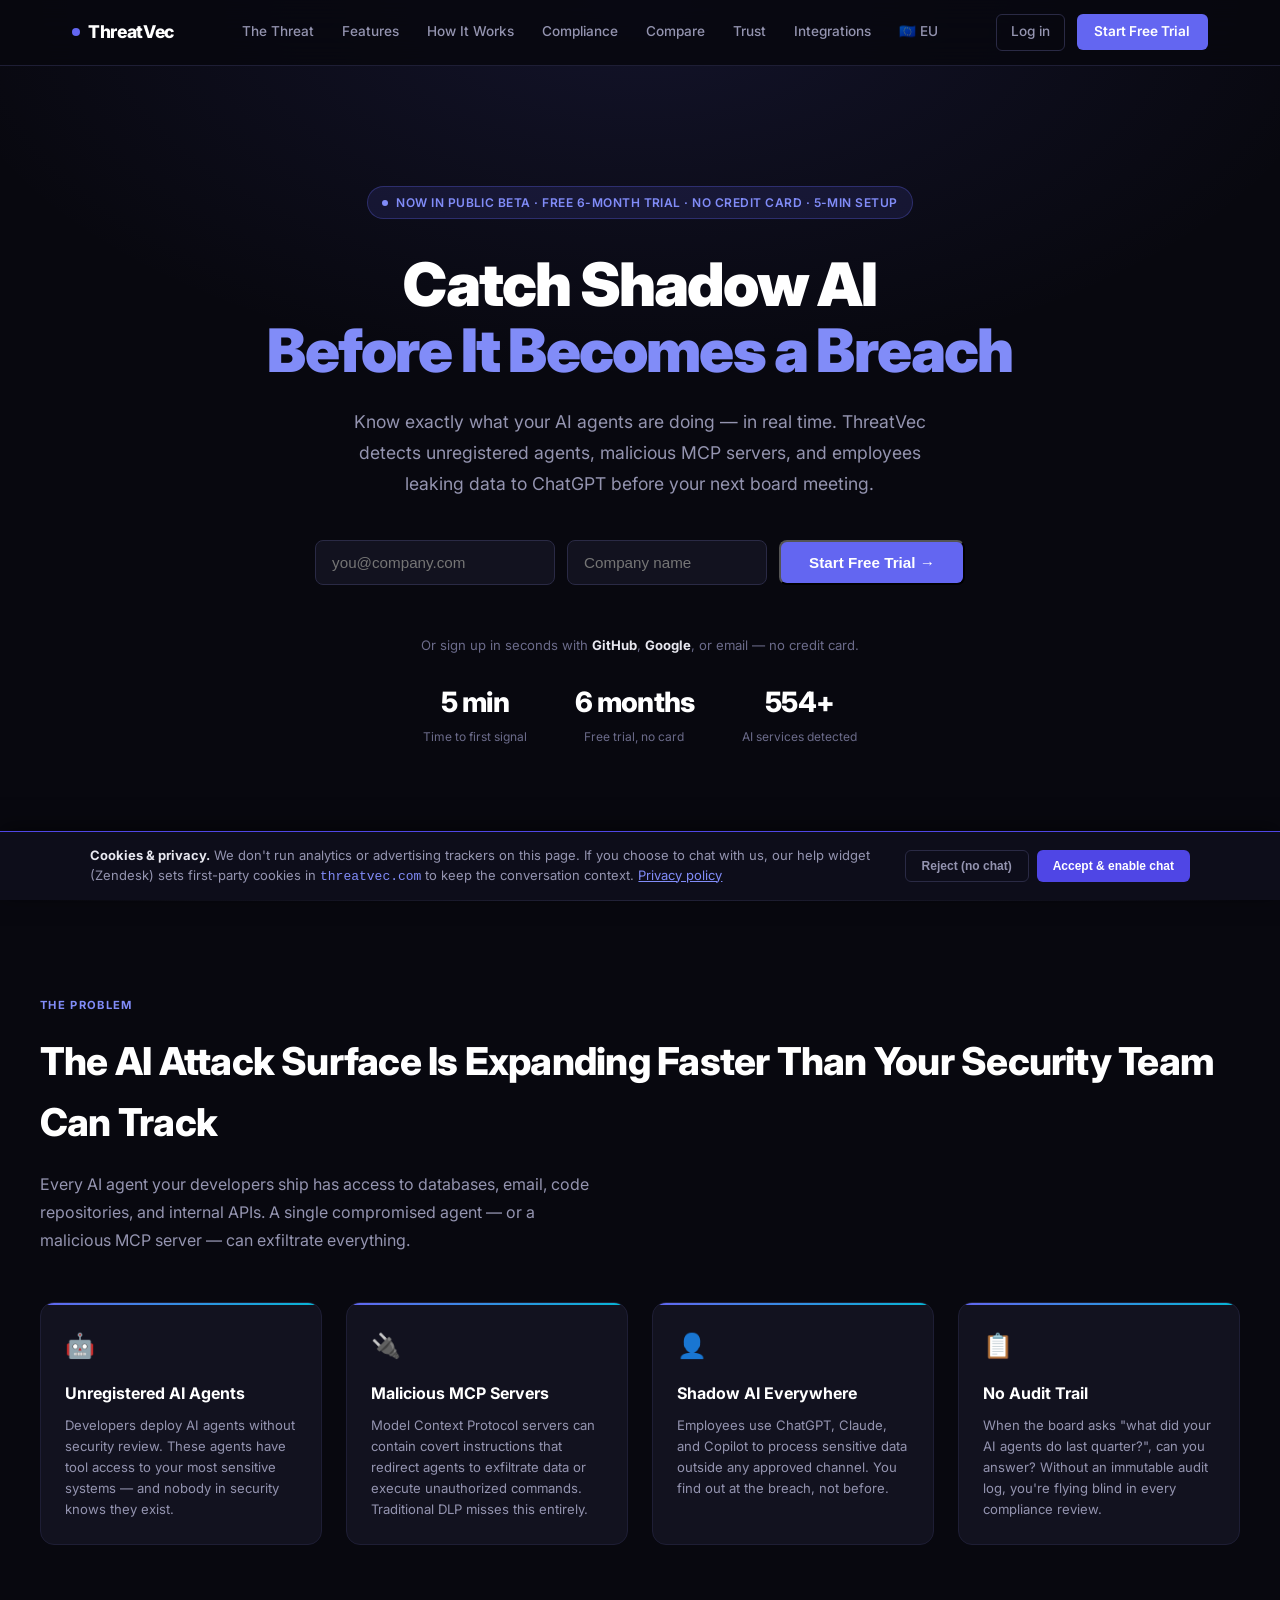
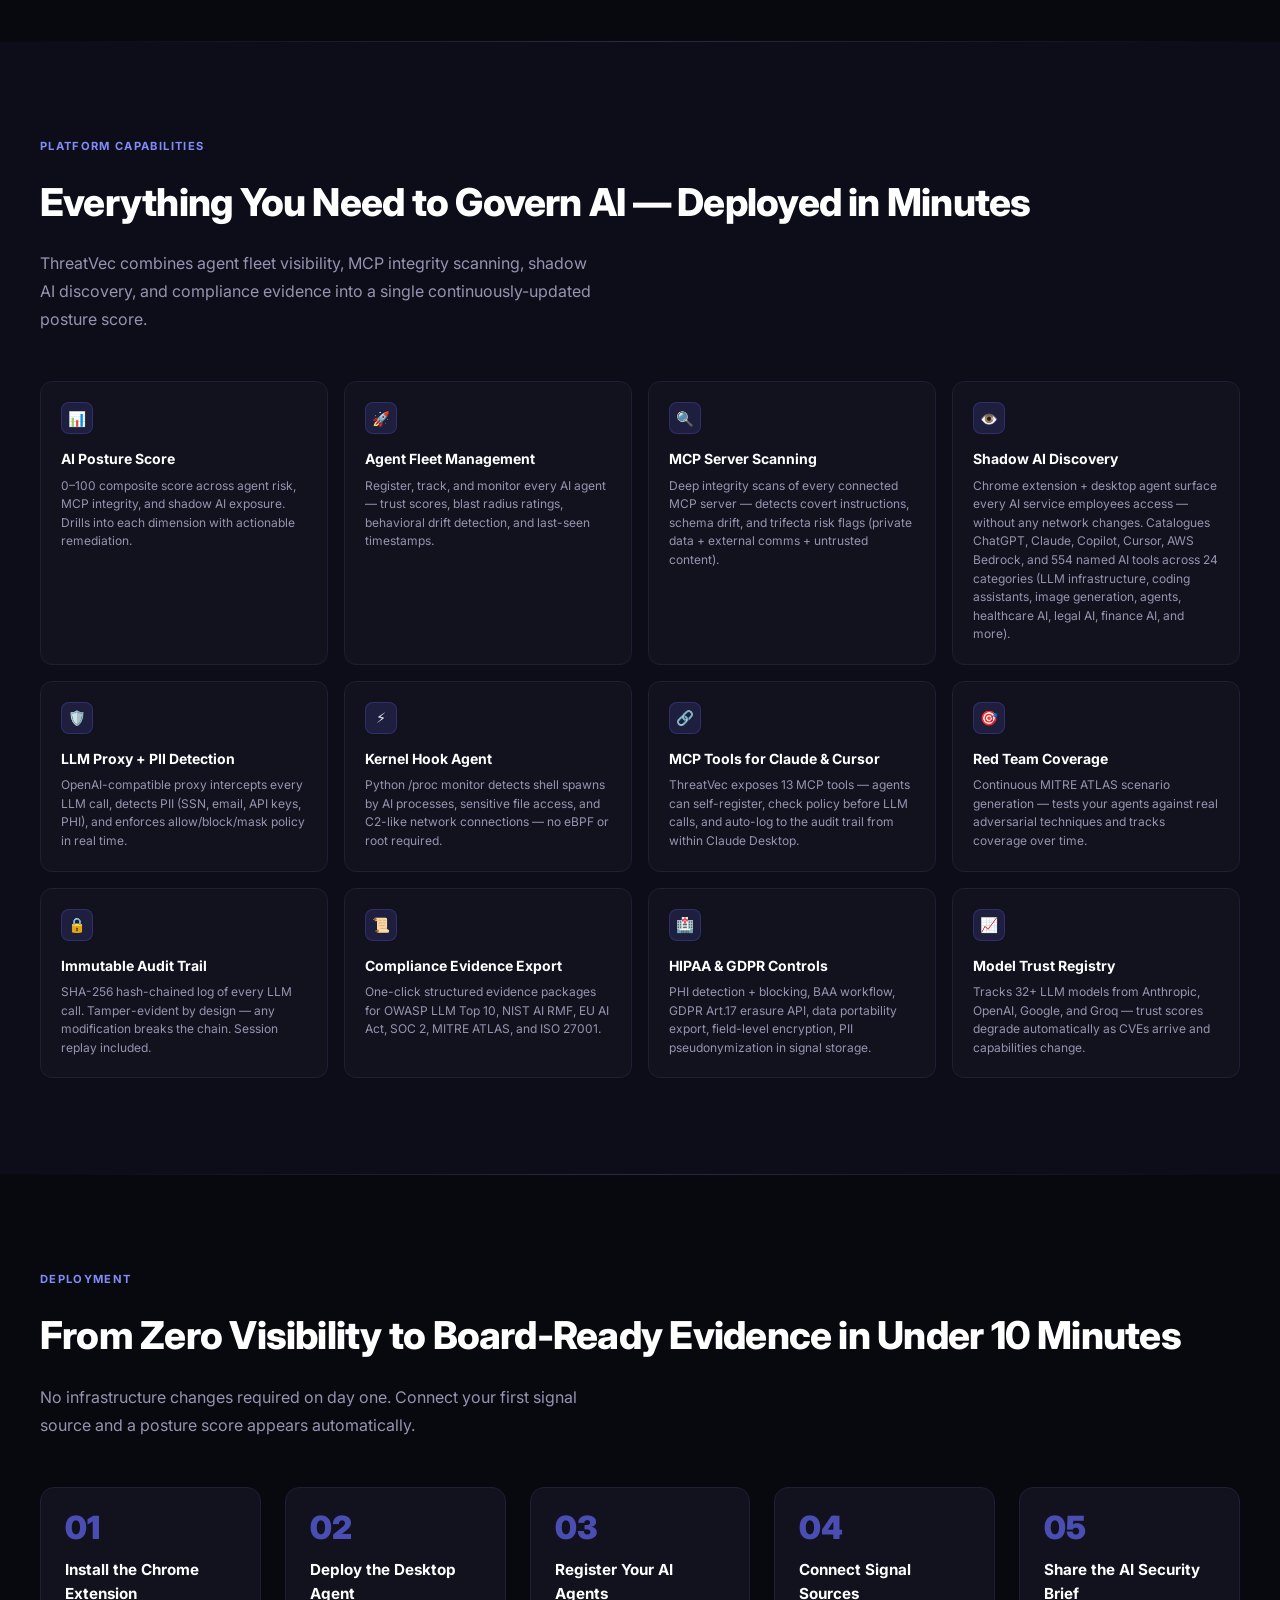
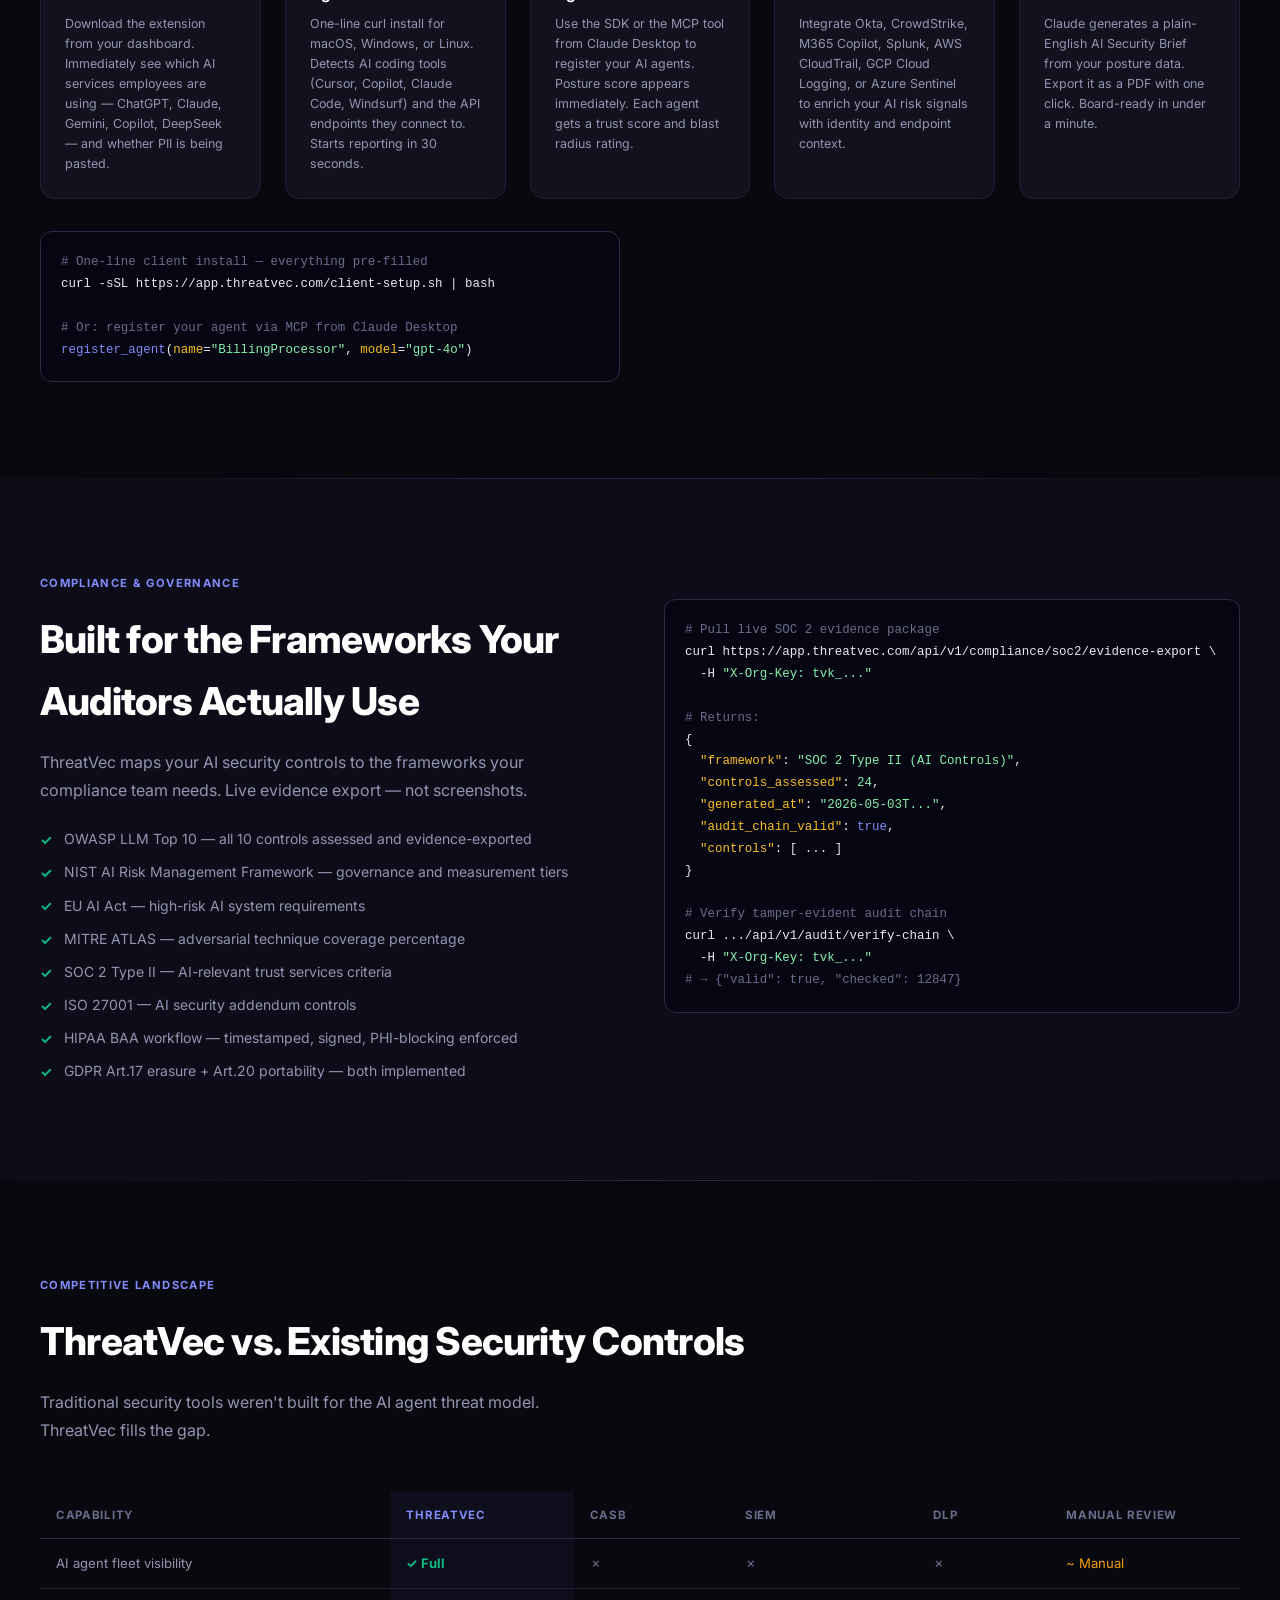
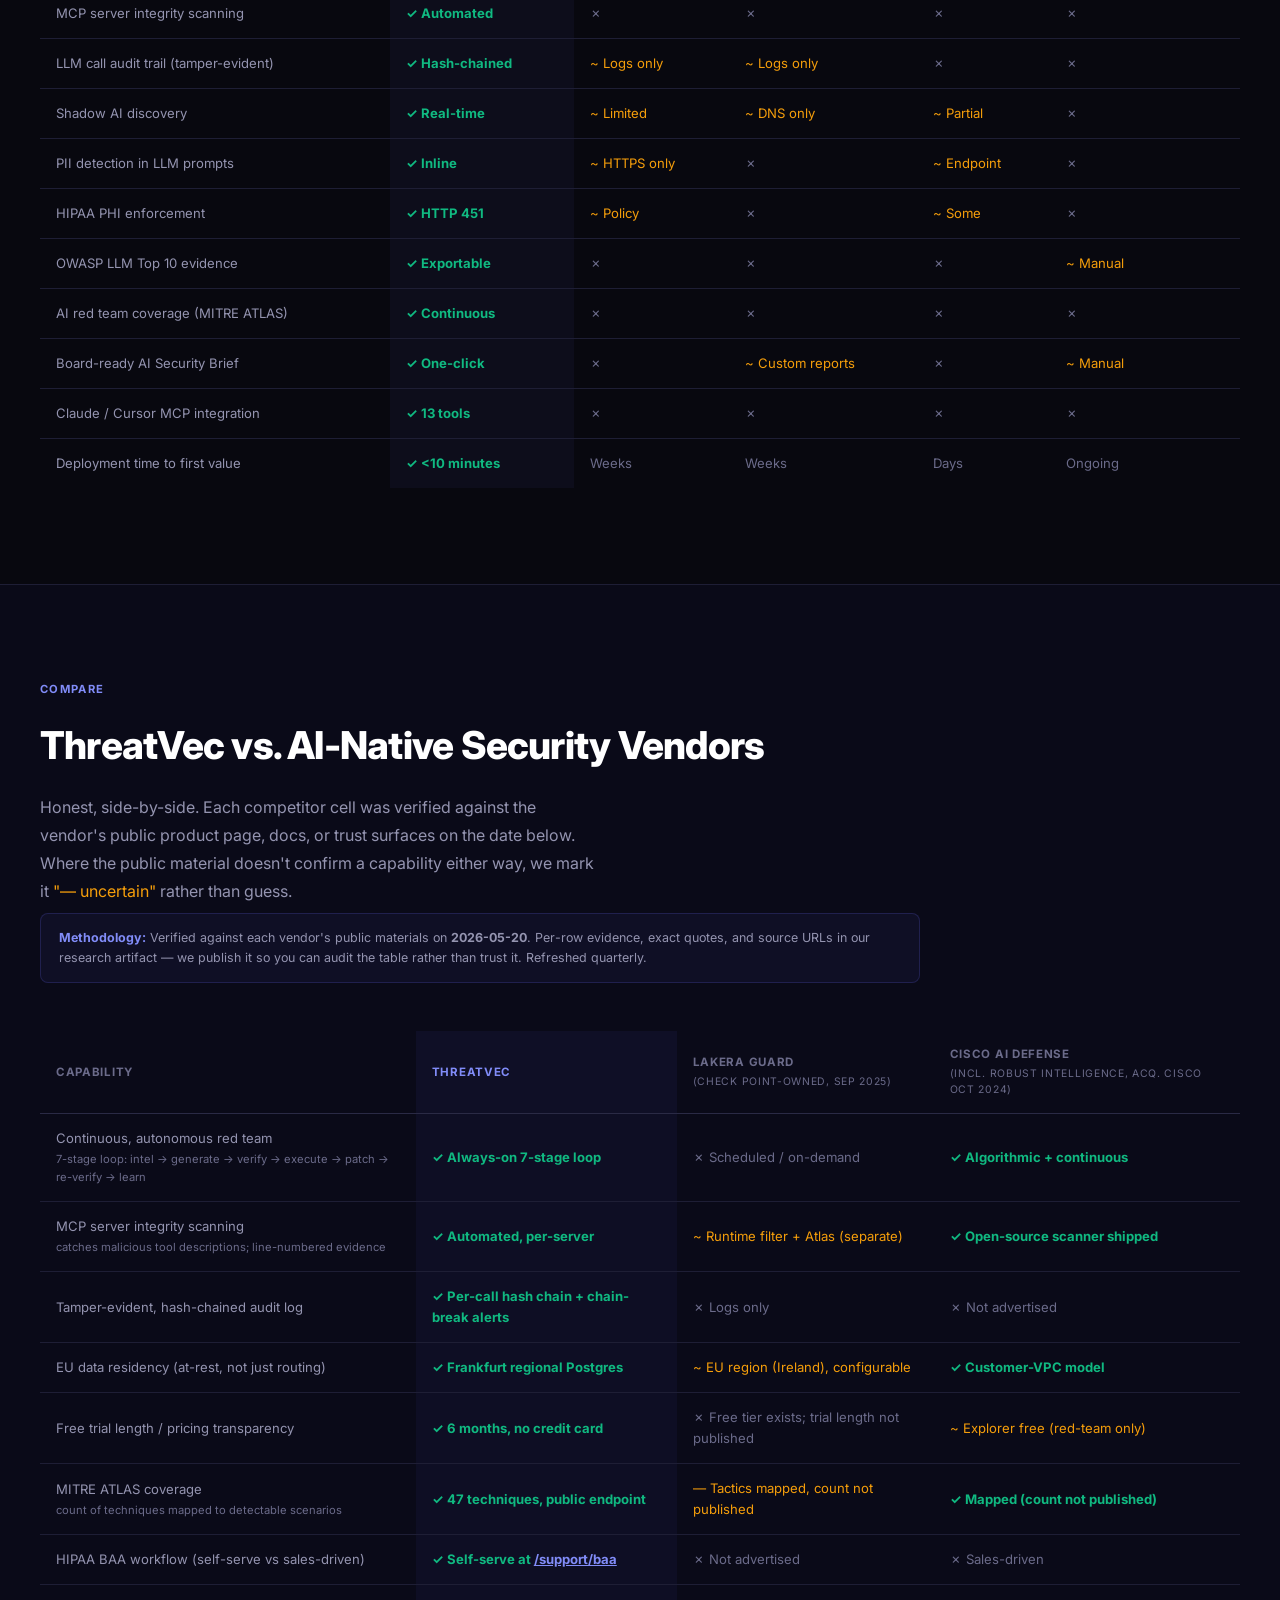
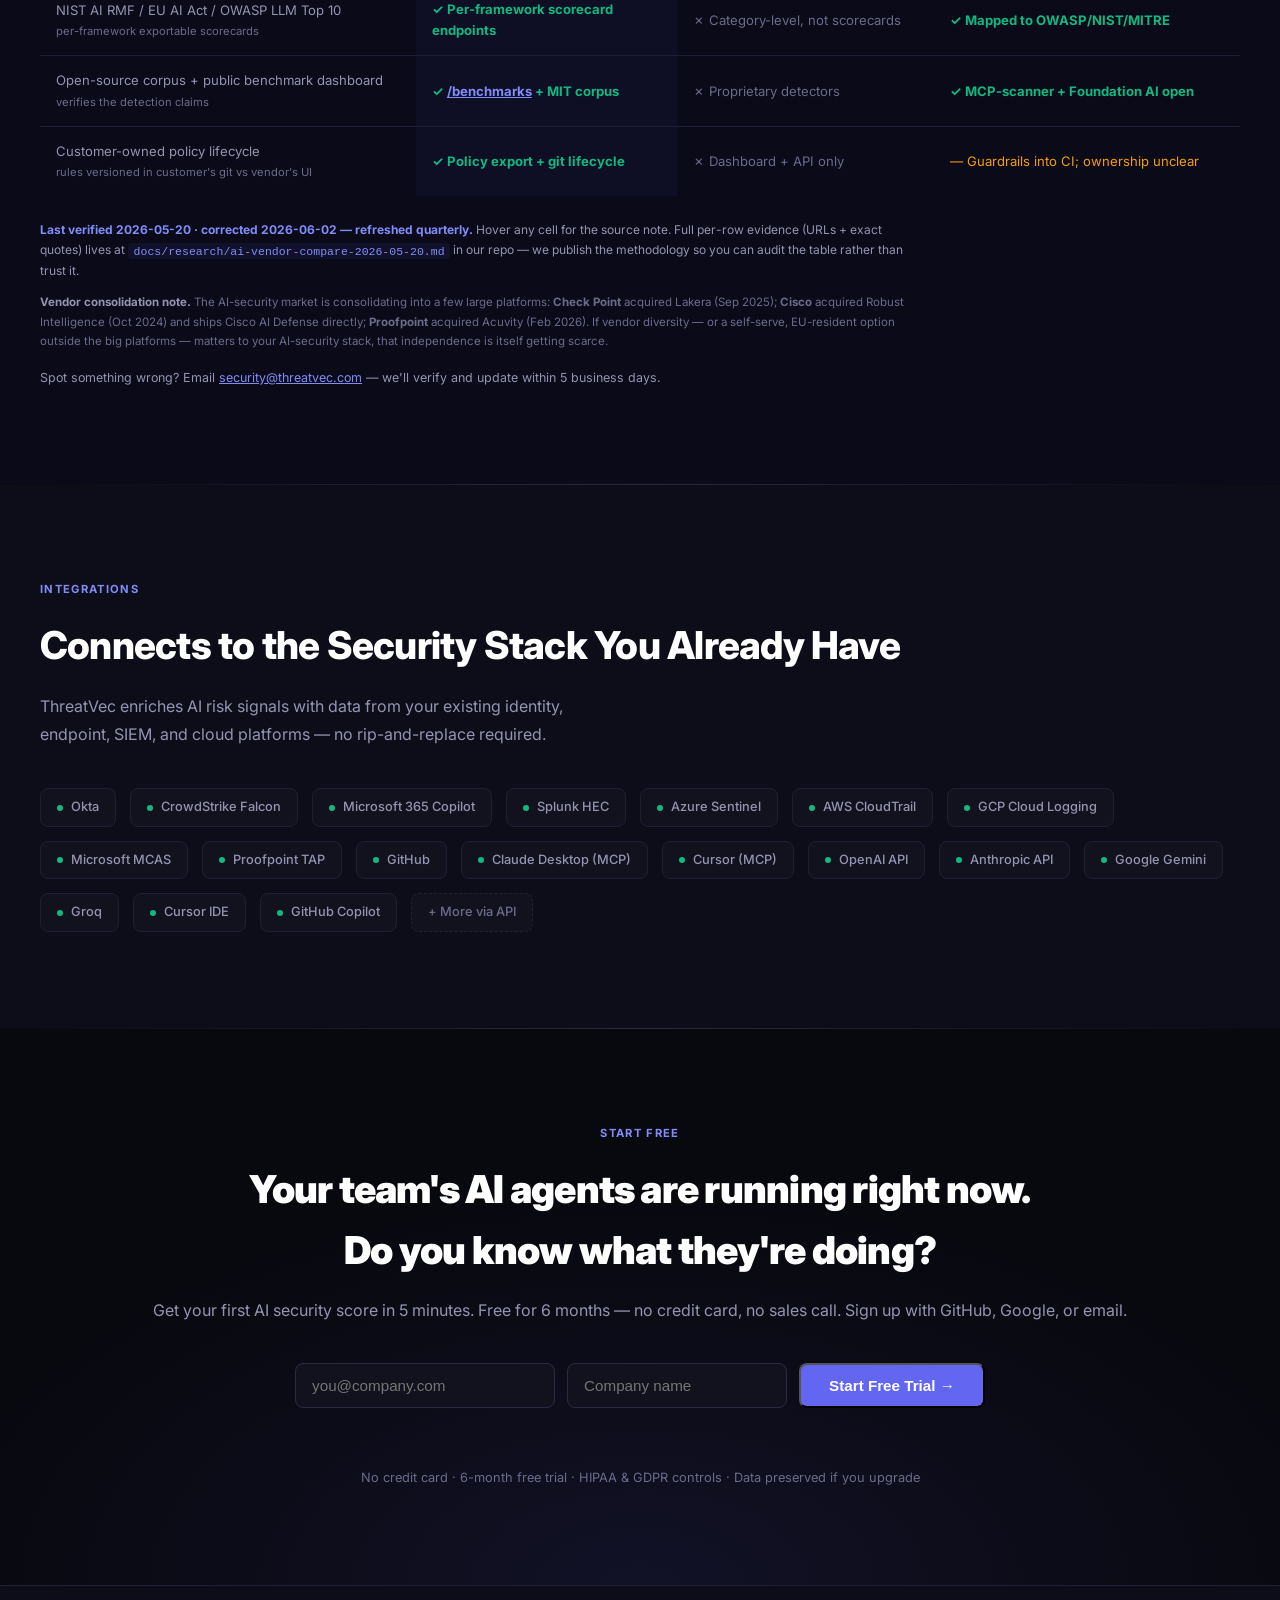
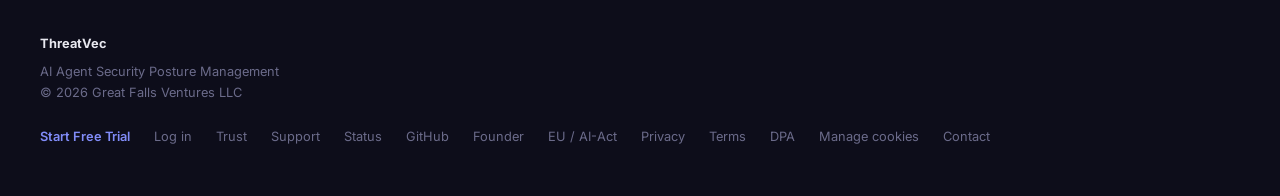
<file: index.html>
<!DOCTYPE html>
<html lang="en">
<head>
<meta charset="UTF-8"/>
<meta name="viewport" content="width=device-width,initial-scale=1"/>
<title>ThreatVec — AI Agent Security Posture Management</title>
<meta name="description" content="ThreatVec gives security teams real-time visibility, risk scoring, and compliance evidence for every AI agent, MCP server, and shadow AI service in your organization."/>
<link rel="preconnect" href="https://fonts.googleapis.com"/>
<link href="https://fonts.googleapis.com/css2?family=Inter:wght@300;400;500;600;700;800;900&display=swap" rel="stylesheet"/>
<style>
*{margin:0;padding:0;box-sizing:border-box;}
:root{
  --bg:#08080f;
  --bg2:#0d0d1a;
  --bg3:#12121f;
  --border:#1e1e35;
  --border2:#2a2a45;
  --text:#e8e8f0;
  --muted:#6b6b8a;
  --muted2:#9494b0;
  --accent:#6366f1;
  --accent2:#818cf8;
  --accent3:#4f46e5;
  --cyan:#06b6d4;
  --green:#10b981;
  --red:#ef4444;
  --amber:#f59e0b;
}
html{scroll-behavior:smooth;}
body{background:var(--bg);color:var(--text);font-family:'Inter',system-ui,sans-serif;line-height:1.6;font-size:16px;overflow-x:hidden;}

/* ── Nav ── */
nav{position:fixed;top:0;left:0;right:0;z-index:100;background:rgba(8,8,15,.85);backdrop-filter:blur(16px);border-bottom:1px solid var(--border);padding:.875rem 0;}
.nav-inner{max-width:1200px;margin:0 auto;padding:0 2rem;display:flex;align-items:center;gap:2rem;}
.logo{font-size:1.1rem;font-weight:800;color:#fff;text-decoration:none;letter-spacing:-.02em;display:flex;align-items:center;gap:.5rem;}
.logo-dot{width:8px;height:8px;background:var(--accent);border-radius:50%;display:inline-block;}
.nav-links{display:flex;gap:.25rem;margin-left:1.5rem;}
.nav-links a{color:var(--muted2);text-decoration:none;font-size:.85rem;font-weight:500;padding:.4rem .75rem;border-radius:.375rem;transition:color .15s,background .15s;}
.nav-links a:hover{color:var(--text);background:rgba(255,255,255,.05);}
.nav-right{margin-left:auto;display:flex;align-items:center;gap:.75rem;}
.btn-ghost{color:var(--muted2);text-decoration:none;font-size:.85rem;font-weight:500;padding:.4rem .875rem;border-radius:.375rem;border:1px solid var(--border2);transition:all .15s;}
.btn-ghost:hover{color:var(--text);border-color:var(--accent);}
.btn-primary{background:var(--accent);color:#fff;text-decoration:none;font-size:.85rem;font-weight:600;padding:.45rem 1.1rem;border-radius:.375rem;transition:background .15s;}
.btn-primary:hover{background:var(--accent3);}

/* ── Hero ── */
.hero{min-height:100vh;display:flex;align-items:center;padding:7rem 2rem 5rem;background:radial-gradient(ellipse 80% 60% at 50% 0%,rgba(99,102,241,.12) 0%,transparent 70%);}
.hero-inner{max-width:900px;margin:0 auto;text-align:center;}
.hero-badge{display:inline-flex;align-items:center;gap:.5rem;background:rgba(99,102,241,.12);border:1px solid rgba(99,102,241,.3);color:var(--accent2);font-size:.75rem;font-weight:600;padding:.375rem .875rem;border-radius:9999px;margin-bottom:2rem;letter-spacing:.04em;text-transform:uppercase;}
.hero-badge-dot{width:6px;height:6px;background:var(--accent2);border-radius:50%;animation:pulse 2s infinite;}
@keyframes pulse{0%,100%{opacity:1;transform:scale(1)}50%{opacity:.5;transform:scale(.85)}}
h1{font-size:clamp(2.25rem,5vw,3.75rem);font-weight:900;line-height:1.1;letter-spacing:-.03em;margin-bottom:1.5rem;color:#fff;}
h1 em{font-style:normal;color:var(--accent2);}
.hero-sub{font-size:1.1rem;color:var(--muted2);max-width:620px;margin:0 auto 2.5rem;line-height:1.75;}
.hero-ctas{display:flex;gap:1rem;justify-content:center;flex-wrap:wrap;margin-bottom:3.5rem;}
.btn-lg{padding:.75rem 1.75rem;border-radius:.5rem;font-size:.95rem;font-weight:600;text-decoration:none;transition:all .15s;}
.btn-lg-primary{background:var(--accent);color:#fff;}
.btn-lg-primary:hover{background:var(--accent3);transform:translateY(-1px);box-shadow:0 8px 24px rgba(99,102,241,.35);}
.btn-lg-outline{border:1.5px solid var(--border2);color:var(--text);}
.btn-lg-outline:hover{border-color:var(--accent);color:var(--accent2);}
.hero-stats{display:flex;gap:3rem;justify-content:center;flex-wrap:wrap;}
.hero-stat-num{font-size:1.75rem;font-weight:800;color:#fff;letter-spacing:-.03em;}
.hero-stat-label{font-size:.75rem;color:var(--muted);margin-top:.125rem;}

/* ── Section shell ── */
section{padding:6rem 2rem;}
.section-inner{max-width:1200px;margin:0 auto;}
.section-label{font-size:.7rem;font-weight:700;text-transform:uppercase;letter-spacing:.12em;color:var(--accent2);margin-bottom:1rem;}
.section-title{font-size:clamp(1.75rem,3vw,2.5rem);font-weight:800;letter-spacing:-.02em;color:#fff;margin-bottom:1rem;}
.section-sub{font-size:1rem;color:var(--muted2);max-width:560px;line-height:1.75;}
.divider{height:1px;background:linear-gradient(90deg,transparent,var(--border2),transparent);margin:0 auto;}

/* ── Threat section ── */
.threat-grid{display:grid;grid-template-columns:repeat(auto-fit,minmax(280px,1fr));gap:1.5rem;margin-top:3rem;}
.threat-card{background:var(--bg3);border:1px solid var(--border);border-radius:.875rem;padding:1.5rem;position:relative;overflow:hidden;}
.threat-card::before{content:'';position:absolute;top:0;left:0;right:0;height:2px;background:linear-gradient(90deg,var(--accent),var(--cyan));}
.threat-icon{font-size:1.5rem;margin-bottom:1rem;}
.threat-title{font-size:1rem;font-weight:700;color:#fff;margin-bottom:.5rem;}
.threat-desc{font-size:.82rem;color:var(--muted2);line-height:1.6;}

/* ── Features grid ── */
.features-grid{display:grid;grid-template-columns:repeat(auto-fill,minmax(240px,1fr));gap:1rem;margin-top:3rem;}
.feature-card{background:var(--bg3);border:1px solid var(--border);border-radius:.75rem;padding:1.25rem;transition:border-color .15s,background .15s;}
.feature-card:hover{border-color:var(--border2);background:#14142a;}
.feature-icon{width:2rem;height:2rem;background:rgba(99,102,241,.15);border:1px solid rgba(99,102,241,.25);border-radius:.5rem;display:flex;align-items:center;justify-content:center;margin-bottom:.875rem;font-size:.9rem;}
.feature-title{font-size:.875rem;font-weight:700;color:#fff;margin-bottom:.375rem;}
.feature-desc{font-size:.75rem;color:var(--muted2);line-height:1.55;}

/* ── Compliance / signal sources ── */
.two-col{display:grid;grid-template-columns:1fr 1fr;gap:3rem;align-items:start;}
@media(max-width:768px){.two-col{grid-template-columns:1fr;}}
.check-list{list-style:none;display:flex;flex-direction:column;gap:.625rem;margin-top:1.5rem;}
.check-list li{display:flex;align-items:flex-start;gap:.75rem;font-size:.875rem;color:var(--muted2);}
.check-list li::before{content:'✓';color:var(--green);font-weight:700;flex-shrink:0;margin-top:.05rem;}

/* ── Comparison table ── */
.compare-wrap{overflow-x:auto;margin-top:3rem;}
table{width:100%;border-collapse:collapse;font-size:.85rem;}
th{padding:.875rem 1rem;text-align:left;font-size:.72rem;font-weight:700;text-transform:uppercase;letter-spacing:.06em;color:var(--muted);border-bottom:1px solid var(--border2);}
th.highlight{color:var(--accent2);background:rgba(99,102,241,.06);}
td{padding:.875rem 1rem;border-bottom:1px solid var(--border);color:var(--muted2);font-size:.82rem;}
td.highlight{background:rgba(99,102,241,.05);}
td.yes{color:var(--green);font-weight:700;}
td.no{color:var(--muted);}
td.partial{color:var(--amber);}
tr:last-child td{border-bottom:none;}

/* ── Integrations ── */
.integrations-grid{display:flex;flex-wrap:wrap;gap:.875rem;margin-top:2.5rem;}
.integration-pill{display:inline-flex;align-items:center;gap:.5rem;background:var(--bg3);border:1px solid var(--border);border-radius:.5rem;padding:.5rem 1rem;font-size:.8rem;font-weight:500;color:var(--muted2);transition:border-color .15s;}
.integration-pill:hover{border-color:var(--accent);color:var(--text);}
.int-dot{width:6px;height:6px;border-radius:50%;background:var(--green);}

/* ── How it works ── */
.steps{display:grid;grid-template-columns:repeat(auto-fit,minmax(220px,1fr));gap:1.5rem;margin-top:3rem;position:relative;}
.step{background:var(--bg3);border:1px solid var(--border);border-radius:.875rem;padding:1.5rem;}
.step-num{font-size:2rem;font-weight:900;color:var(--accent);line-height:1;margin-bottom:.875rem;opacity:.7;}
.step-title{font-size:.95rem;font-weight:700;color:#fff;margin-bottom:.5rem;}
.step-desc{font-size:.78rem;color:var(--muted2);line-height:1.6;}

/* ── CTA ── */
.cta-section{text-align:center;padding:6rem 2rem;background:radial-gradient(ellipse 80% 100% at 50% 100%,rgba(99,102,241,.1) 0%,transparent 70%);}
.cta-title{font-size:clamp(1.75rem,3vw,2.75rem);font-weight:900;letter-spacing:-.02em;color:#fff;margin-bottom:1rem;}
.cta-sub{font-size:1rem;color:var(--muted2);margin-bottom:2.5rem;}

/* ── Footer ── */
footer{background:var(--bg2);border-top:1px solid var(--border);padding:3rem 2rem;font-size:.8rem;color:var(--muted);}
.footer-inner{max-width:1200px;margin:0 auto;display:flex;justify-content:space-between;flex-wrap:wrap;gap:1.5rem;}
.footer-links{display:flex;gap:1.5rem;flex-wrap:wrap;}
.footer-links a{color:var(--muted);text-decoration:none;transition:color .15s;}
.footer-links a:hover{color:var(--text);}

/* ── Code block ── */
.code-block{background:#060612;border:1px solid var(--border2);border-radius:.75rem;padding:1.25rem;font-family:ui-monospace,monospace;font-size:.78rem;line-height:1.75;overflow-x:auto;margin-top:1.5rem;}
.code-block .c{color:var(--muted);}
.code-block .k{color:var(--accent2);}
.code-block .s{color:#86efac;}
.code-block .n{color:#fbbf24;}

@media(max-width:900px){
  .nav-links{display:none;}
  .hero-stats{gap:2rem;}
}
</style>
</head>
<body>

<!-- ── NAV ── -->
<nav>
  <div class="nav-inner">
    <a href="#" class="logo"><span class="logo-dot"></span>ThreatVec</a>
    <div class="nav-links">
      <a href="#threat">The Threat</a>
      <a href="#features">Features</a>
      <a href="#how">How It Works</a>
      <a href="#compliance">Compliance</a>
      <a href="#compare">Compare</a>
      <a href="https://app.threatvec.com/trust">Trust</a>
      <a href="#integrations">Integrations</a>
      <a href="/eu/">🇪🇺 EU</a>
    </div>
    <div class="nav-right">
      <a href="https://app.threatvec.com" class="btn-ghost">Log in</a>
      <a href="https://app.threatvec.com/signup" class="btn-primary">Start Free Trial</a>
    </div>
  </div>
</nav>

<!-- ── HERO ── -->
<div class="hero">
  <div class="hero-inner">
    <div class="hero-badge">
      <span class="hero-badge-dot"></span>
      Now in public beta · Free 6-month trial · No credit card · 5-min setup
    </div>
    <h1>Catch Shadow AI<br><em>Before It Becomes a Breach</em></h1>
    <p class="hero-sub">Know exactly what your AI agents are doing — in real time. ThreatVec detects unregistered agents, malicious MCP servers, and employees leaking data to ChatGPT before your next board meeting.</p>

    <!-- Inline signup form — fastest path to trial -->
    <form id="hero-form" style="display:flex;gap:.75rem;justify-content:center;flex-wrap:wrap;margin-bottom:1.25rem" onsubmit="heroSignup(event)">
      <input id="hero-email" type="email" placeholder="you@company.com" required
             style="padding:.75rem 1rem;border-radius:.5rem;border:1.5px solid var(--border2);background:var(--bg3);color:var(--text);font-size:.95rem;width:240px;outline:none;transition:border .15s"
             onfocus="this.style.borderColor='var(--accent)'" onblur="this.style.borderColor='var(--border2)'">
      <input id="hero-org" type="text" placeholder="Company name" required
             style="padding:.75rem 1rem;border-radius:.5rem;border:1.5px solid var(--border2);background:var(--bg3);color:var(--text);font-size:.95rem;width:200px;outline:none;transition:border .15s"
             onfocus="this.style.borderColor='var(--accent)'" onblur="this.style.borderColor='var(--border2)'">
      <button type="submit" id="hero-btn" class="btn-lg btn-lg-primary" style="white-space:nowrap">
        Start Free Trial →
      </button>
    </form>
    <div id="hero-msg" style="min-height:1.5rem;font-size:.85rem;color:var(--muted2);margin-bottom:.4rem;text-align:center"></div>
    <div style="font-size:.82rem;color:var(--muted);margin-bottom:1.5rem;text-align:center">Or sign up in seconds with <strong style="color:var(--text)">GitHub</strong>, <strong style="color:var(--text)">Google</strong>, or email — no credit card.</div>

    <div class="hero-stats">
      <div><div class="hero-stat-num">5 min</div><div class="hero-stat-label">Time to first signal</div></div>
      <div><div class="hero-stat-num">6 months</div><div class="hero-stat-label">Free trial, no card</div></div>
      <div><div class="hero-stat-num">554+</div><div class="hero-stat-label">AI services detected</div></div>
    </div>

    <script>
    // The /signup page carries the Turnstile captcha (required since the
    // public-beta launch), the consent checkbox + region picker, and the
    // GitHub/Google/email sign-up options. We capture email + company here and
    // hand off to it (prefilled) — a direct POST /api/v1/signup has no captcha
    // token and is now rejected (403), so the inline path routes through /signup.
    function heroSignup(e) {
      e.preventDefault();
      const email = document.getElementById('hero-email').value.trim();
      const org   = document.getElementById('hero-org').value.trim();
      window.location.href = `https://app.threatvec.com/signup?email=${encodeURIComponent(email)}&org=${encodeURIComponent(org)}`;
    }
    </script>
  </div>
</div>

<div class="divider" style="max-width:1200px;"></div>

<!-- ── THREAT ── -->
<section id="threat">
  <div class="section-inner">
    <div class="section-label">The Problem</div>
    <h2 class="section-title">The AI Attack Surface Is Expanding Faster Than Your Security Team Can Track</h2>
    <p class="section-sub">Every AI agent your developers ship has access to databases, email, code repositories, and internal APIs. A single compromised agent — or a malicious MCP server — can exfiltrate everything.</p>
    <div class="threat-grid">
      <div class="threat-card">
        <div class="threat-icon">🤖</div>
        <div class="threat-title">Unregistered AI Agents</div>
        <div class="threat-desc">Developers deploy AI agents without security review. These agents have tool access to your most sensitive systems — and nobody in security knows they exist.</div>
      </div>
      <div class="threat-card">
        <div class="threat-icon">🔌</div>
        <div class="threat-title">Malicious MCP Servers</div>
        <div class="threat-desc">Model Context Protocol servers can contain covert instructions that redirect agents to exfiltrate data or execute unauthorized commands. Traditional DLP misses this entirely.</div>
      </div>
      <div class="threat-card">
        <div class="threat-icon">👤</div>
        <div class="threat-title">Shadow AI Everywhere</div>
        <div class="threat-desc">Employees use ChatGPT, Claude, and Copilot to process sensitive data outside any approved channel. You find out at the breach, not before.</div>
      </div>
      <div class="threat-card">
        <div class="threat-icon">📋</div>
        <div class="threat-title">No Audit Trail</div>
        <div class="threat-desc">When the board asks "what did your AI agents do last quarter?", can you answer? Without an immutable audit log, you're flying blind in every compliance review.</div>
      </div>
    </div>
  </div>
</section>

<div class="divider"></div>

<!-- ── FEATURES ── -->
<section id="features" style="background:var(--bg2);">
  <div class="section-inner">
    <div class="section-label">Platform Capabilities</div>
    <h2 class="section-title">Everything You Need to Govern AI — Deployed in Minutes</h2>
    <p class="section-sub">ThreatVec combines agent fleet visibility, MCP integrity scanning, shadow AI discovery, and compliance evidence into a single continuously-updated posture score.</p>
    <div class="features-grid">

      <div class="feature-card">
        <div class="feature-icon">📊</div>
        <div class="feature-title">AI Posture Score</div>
        <div class="feature-desc">0–100 composite score across agent risk, MCP integrity, and shadow AI exposure. Drills into each dimension with actionable remediation.</div>
      </div>

      <div class="feature-card">
        <div class="feature-icon">🚀</div>
        <div class="feature-title">Agent Fleet Management</div>
        <div class="feature-desc">Register, track, and monitor every AI agent — trust scores, blast radius ratings, behavioral drift detection, and last-seen timestamps.</div>
      </div>

      <div class="feature-card">
        <div class="feature-icon">🔍</div>
        <div class="feature-title">MCP Server Scanning</div>
        <div class="feature-desc">Deep integrity scans of every connected MCP server — detects covert instructions, schema drift, and trifecta risk flags (private data + external comms + untrusted content).</div>
      </div>

      <div class="feature-card">
        <div class="feature-icon">👁️</div>
        <div class="feature-title">Shadow AI Discovery</div>
        <div class="feature-desc">Chrome extension + desktop agent surface every AI service employees access — without any network changes. Catalogues ChatGPT, Claude, Copilot, Cursor, AWS Bedrock, and 554 named AI tools across 24 categories (LLM infrastructure, coding assistants, image generation, agents, healthcare AI, legal AI, finance AI, and more).</div>
      </div>

      <div class="feature-card">
        <div class="feature-icon">🛡️</div>
        <div class="feature-title">LLM Proxy + PII Detection</div>
        <div class="feature-desc">OpenAI-compatible proxy intercepts every LLM call, detects PII (SSN, email, API keys, PHI), and enforces allow/block/mask policy in real time.</div>
      </div>

      <div class="feature-card">
        <div class="feature-icon">⚡</div>
        <div class="feature-title">Kernel Hook Agent</div>
        <div class="feature-desc">Python /proc monitor detects shell spawns by AI processes, sensitive file access, and C2-like network connections — no eBPF or root required.</div>
      </div>

      <div class="feature-card">
        <div class="feature-icon">🔗</div>
        <div class="feature-title">MCP Tools for Claude &amp; Cursor</div>
        <div class="feature-desc">ThreatVec exposes 13 MCP tools — agents can self-register, check policy before LLM calls, and auto-log to the audit trail from within Claude Desktop.</div>
      </div>

      <div class="feature-card">
        <div class="feature-icon">🎯</div>
        <div class="feature-title">Red Team Coverage</div>
        <div class="feature-desc">Continuous MITRE ATLAS scenario generation — tests your agents against real adversarial techniques and tracks coverage over time.</div>
      </div>

      <div class="feature-card">
        <div class="feature-icon">🔒</div>
        <div class="feature-title">Immutable Audit Trail</div>
        <div class="feature-desc">SHA-256 hash-chained log of every LLM call. Tamper-evident by design — any modification breaks the chain. Session replay included.</div>
      </div>

      <div class="feature-card">
        <div class="feature-icon">📜</div>
        <div class="feature-title">Compliance Evidence Export</div>
        <div class="feature-desc">One-click structured evidence packages for OWASP LLM Top 10, NIST AI RMF, EU AI Act, SOC 2, MITRE ATLAS, and ISO 27001.</div>
      </div>

      <div class="feature-card">
        <div class="feature-icon">🏥</div>
        <div class="feature-title">HIPAA &amp; GDPR Controls</div>
        <div class="feature-desc">PHI detection + blocking, BAA workflow, GDPR Art.17 erasure API, data portability export, field-level encryption, PII pseudonymization in signal storage.</div>
      </div>

      <div class="feature-card">
        <div class="feature-icon">📈</div>
        <div class="feature-title">Model Trust Registry</div>
        <div class="feature-desc">Tracks 32+ LLM models from Anthropic, OpenAI, Google, and Groq — trust scores degrade automatically as CVEs arrive and capabilities change.</div>
      </div>

    </div>
  </div>
</section>

<div class="divider"></div>

<!-- ── HOW IT WORKS ── -->
<section id="how">
  <div class="section-inner">
    <div class="section-label">Deployment</div>
    <h2 class="section-title">From Zero Visibility to Board-Ready Evidence in Under 10 Minutes</h2>
    <p class="section-sub">No infrastructure changes required on day one. Connect your first signal source and a posture score appears automatically.</p>
    <div class="steps">
      <div class="step">
        <div class="step-num">01</div>
        <div class="step-title">Install the Chrome Extension</div>
        <div class="step-desc">Download the extension from your dashboard. Immediately see which AI services employees are using — ChatGPT, Claude, Gemini, Copilot, DeepSeek — and whether PII is being pasted.</div>
      </div>
      <div class="step">
        <div class="step-num">02</div>
        <div class="step-title">Deploy the Desktop Agent</div>
        <div class="step-desc">One-line curl install for macOS, Windows, or Linux. Detects AI coding tools (Cursor, Copilot, Claude Code, Windsurf) and the API endpoints they connect to. Starts reporting in 30 seconds.</div>
      </div>
      <div class="step">
        <div class="step-num">03</div>
        <div class="step-title">Register Your AI Agents</div>
        <div class="step-desc">Use the SDK or the MCP tool from Claude Desktop to register your AI agents. Posture score appears immediately. Each agent gets a trust score and blast radius rating.</div>
      </div>
      <div class="step">
        <div class="step-num">04</div>
        <div class="step-title">Connect Signal Sources</div>
        <div class="step-desc">Integrate Okta, CrowdStrike, M365 Copilot, Splunk, AWS CloudTrail, GCP Cloud Logging, or Azure Sentinel to enrich your AI risk signals with identity and endpoint context.</div>
      </div>
      <div class="step">
        <div class="step-num">05</div>
        <div class="step-title">Share the AI Security Brief</div>
        <div class="step-desc">Claude generates a plain-English AI Security Brief from your posture data. Export it as a PDF with one click. Board-ready in under a minute.</div>
      </div>
    </div>
    <div class="code-block" style="max-width:580px;margin-top:2rem">
      <span class="c"># One-line client install — everything pre-filled</span><br>
      curl -sSL https://app.threatvec.com/client-setup.sh | bash<br><br>
      <span class="c"># Or: register your agent via MCP from Claude Desktop</span><br>
      <span class="k">register_agent</span>(<span class="n">name</span>=<span class="s">"BillingProcessor"</span>, <span class="n">model</span>=<span class="s">"gpt-4o"</span>)
    </div>
  </div>
</section>

<div class="divider"></div>

<!-- ── COMPLIANCE ── -->
<section id="compliance" style="background:var(--bg2);">
  <div class="section-inner">
    <div class="two-col">
      <div>
        <div class="section-label">Compliance &amp; Governance</div>
        <h2 class="section-title">Built for the Frameworks Your Auditors Actually Use</h2>
        <p class="section-sub">ThreatVec maps your AI security controls to the frameworks your compliance team needs. Live evidence export — not screenshots.</p>
        <ul class="check-list">
          <li>OWASP LLM Top 10 — all 10 controls assessed and evidence-exported</li>
          <li>NIST AI Risk Management Framework — governance and measurement tiers</li>
          <li>EU AI Act — high-risk AI system requirements</li>
          <li>MITRE ATLAS — adversarial technique coverage percentage</li>
          <li>SOC 2 Type II — AI-relevant trust services criteria</li>
          <li>ISO 27001 — AI security addendum controls</li>
          <li>HIPAA BAA workflow — timestamped, signed, PHI-blocking enforced</li>
          <li>GDPR Art.17 erasure + Art.20 portability — both implemented</li>
        </ul>
      </div>
      <div>
        <div class="code-block">
          <span class="c"># Pull live SOC 2 evidence package</span><br>
          curl https://app.threatvec.com/api/v1/compliance/soc2/evidence-export \<br>
          &nbsp;&nbsp;-H <span class="s">"X-Org-Key: tvk_..."</span><br><br>
          <span class="c"># Returns:</span><br>
          {<br>
          &nbsp;&nbsp;<span class="n">"framework"</span>: <span class="s">"SOC 2 Type II (AI Controls)"</span>,<br>
          &nbsp;&nbsp;<span class="n">"controls_assessed"</span>: <span class="s">24</span>,<br>
          &nbsp;&nbsp;<span class="n">"generated_at"</span>: <span class="s">"2026-05-03T..."</span>,<br>
          &nbsp;&nbsp;<span class="n">"audit_chain_valid"</span>: <span class="k">true</span>,<br>
          &nbsp;&nbsp;<span class="n">"controls"</span>: [ ... ]<br>
          }<br><br>
          <span class="c"># Verify tamper-evident audit chain</span><br>
          curl .../api/v1/audit/verify-chain \<br>
          &nbsp;&nbsp;-H <span class="s">"X-Org-Key: tvk_..."</span><br>
          <span class="c"># → {"valid": true, "checked": 12847}</span>
        </div>
      </div>
    </div>
  </div>
</section>

<div class="divider"></div>

<!-- ── COMPARE ── -->
<section id="compare">
  <div class="section-inner">
    <div class="section-label">Competitive Landscape</div>
    <h2 class="section-title">ThreatVec vs. Existing Security Controls</h2>
    <p class="section-sub">Traditional security tools weren't built for the AI agent threat model. ThreatVec fills the gap.</p>
    <div class="compare-wrap">
      <table id="compare-vs-controls">
        <thead>
          <tr>
            <th>Capability</th>
            <th class="highlight">ThreatVec</th>
            <th>CASB</th>
            <th>SIEM</th>
            <th>DLP</th>
            <th>Manual Review</th>
          </tr>
        </thead>
        <tbody>
          <tr><td>AI agent fleet visibility</td><td class="highlight yes">✓ Full</td><td class="no">✗</td><td class="no">✗</td><td class="no">✗</td><td class="partial">~ Manual</td></tr>
          <tr><td>MCP server integrity scanning</td><td class="highlight yes">✓ Automated</td><td class="no">✗</td><td class="no">✗</td><td class="no">✗</td><td class="no">✗</td></tr>
          <tr><td>LLM call audit trail (tamper-evident)</td><td class="highlight yes">✓ Hash-chained</td><td class="partial">~ Logs only</td><td class="partial">~ Logs only</td><td class="no">✗</td><td class="no">✗</td></tr>
          <tr><td>Shadow AI discovery</td><td class="highlight yes">✓ Real-time</td><td class="partial">~ Limited</td><td class="partial">~ DNS only</td><td class="partial">~ Partial</td><td class="no">✗</td></tr>
          <tr><td>PII detection in LLM prompts</td><td class="highlight yes">✓ Inline</td><td class="partial">~ HTTPS only</td><td class="no">✗</td><td class="partial">~ Endpoint</td><td class="no">✗</td></tr>
          <tr><td>HIPAA PHI enforcement</td><td class="highlight yes">✓ HTTP 451</td><td class="partial">~ Policy</td><td class="no">✗</td><td class="partial">~ Some</td><td class="no">✗</td></tr>
          <tr><td>OWASP LLM Top 10 evidence</td><td class="highlight yes">✓ Exportable</td><td class="no">✗</td><td class="no">✗</td><td class="no">✗</td><td class="partial">~ Manual</td></tr>
          <tr><td>AI red team coverage (MITRE ATLAS)</td><td class="highlight yes">✓ Continuous</td><td class="no">✗</td><td class="no">✗</td><td class="no">✗</td><td class="no">✗</td></tr>
          <tr><td>Board-ready AI Security Brief</td><td class="highlight yes">✓ One-click</td><td class="no">✗</td><td class="partial">~ Custom reports</td><td class="no">✗</td><td class="partial">~ Manual</td></tr>
          <tr><td>Claude / Cursor MCP integration</td><td class="highlight yes">✓ 13 tools</td><td class="no">✗</td><td class="no">✗</td><td class="no">✗</td><td class="no">✗</td></tr>
          <tr><td>Deployment time to first value</td><td class="highlight yes">✓ &lt;10 minutes</td><td class="no">Weeks</td><td class="no">Weeks</td><td class="no">Days</td><td class="no">Ongoing</td></tr>
        </tbody>
      </table>
    </div>
  </div>
</section>

<!-- ── COMPARE vs AI-NATIVE VENDORS — Sprint EL-7 ────────────────────────────
     Restored after EL-5 pull. Every competitor cell now backed by a
     dated URL + quote in docs/research/ai-vendor-compare-2026-05-20.md.
     Three states only: ✓ confirmed, ✗ not advertised, — uncertain.
     No more "?" cells. Quarterly refresh; next: 2026-08-20. -->
<section id="compare-ai" style="background:#0a0a18;border-top:1px solid var(--border);">
  <div class="section-inner">
    <div class="section-label">Compare</div>
    <h2 class="section-title">ThreatVec vs. AI-Native Security Vendors</h2>
    <p class="section-sub">Honest, side-by-side. Each competitor cell was verified against the vendor's public product page, docs, or trust surfaces on the date below. Where the public material doesn't confirm a capability either way, we mark it <span style="color:var(--amber)">"— uncertain"</span> rather than guess.</p>
    <div style="background:rgba(99,102,241,.06);border:1px solid rgba(99,102,241,.2);border-radius:.5rem;padding:.875rem 1.125rem;margin:.5rem 0 1.5rem;max-width:880px;font-size:.78rem;color:var(--muted2);line-height:1.6;">
      <strong style="color:var(--accent2)">Methodology:</strong>
      Verified against each vendor's public materials on <strong>2026-05-20</strong>. Per-row evidence, exact quotes, and source URLs in our research artifact — we publish it so you can audit the table rather than trust it. Refreshed quarterly.
    </div>
    <div class="compare-wrap">
      <table id="compare-vs-ai">
        <thead>
          <tr>
            <th>Capability</th>
            <th class="highlight">ThreatVec</th>
            <th>Lakera Guard <span style="font-weight:400;color:var(--muted);font-size:.65rem;display:block;margin-top:.15rem">(Check Point-owned, Sep 2025)</span></th>
            <th>Cisco AI Defense <span style="font-weight:400;color:var(--muted);font-size:.65rem;display:block;margin-top:.15rem">(incl. Robust Intelligence, acq. Cisco Oct 2024)</span></th>
          </tr>
        </thead>
        <tbody>
          <tr>
            <td>Continuous, autonomous red team <span style="display:block;color:var(--muted);font-size:.7rem;margin-top:.15rem">7-stage loop: intel → generate → verify → execute → patch → re-verify → learn</span></td>
            <td class="highlight yes">✓ Always-on 7-stage loop</td>
            <td class="no" title="lakera.ai/lakera-red: scheduled recurring testing, not always-on adversarial loop with re-verification (verified 2026-05-20)">✗ Scheduled / on-demand</td>
            <td class="yes" title="Cisco AI Defense Solution Overview: algorithmic red-teaming across 200+ categories, continuously updated via Talos (verified 2026-05-20)" style="color:var(--green)">✓ Algorithmic + continuous</td>
          </tr>
          <tr>
            <td>MCP server integrity scanning <span style="display:block;color:var(--muted);font-size:.7rem;margin-top:.15rem">catches malicious tool descriptions; line-numbered evidence</span></td>
            <td class="highlight yes">✓ Automated, per-server</td>
            <td class="partial" title="Lakera Guard runtime-filters MCP traffic AND ships Atlas (atlas.lakera.ai), a separate MCP-server scanner — but neither is unified into a continuous red-team/audit loop the way ThreatVec's is (verified 2026-06-02)">~ Runtime filter + Atlas (separate)</td>
            <td class="yes" title="github.com/cisco-ai-defense/mcp-scanner — Apache 2.0, scans MCP tools/prompts/resources for malicious patterns + CVE deps + binary malware (verified 2026-05-20)" style="color:var(--green)">✓ Open-source scanner shipped</td>
          </tr>
          <tr>
            <td>Tamper-evident, hash-chained audit log</td>
            <td class="highlight yes">✓ Per-call hash chain + chain-break alerts</td>
            <td class="no" title="Lakera Guard product page lists 'Logs' but no tamper-evidence claim on any public surface (verified 2026-05-20)">✗ Logs only</td>
            <td class="no" title="No published tamper-evidence claim on AI Defense data sheet or solution overview (verified 2026-05-20)">✗ Not advertised</td>
          </tr>
          <tr>
            <td>EU data residency (at-rest, not just routing)</td>
            <td class="highlight yes">✓ Frankfurt regional Postgres</td>
            <td class="partial" title="Lakera publishes an EU region (Ireland eu-west-1) with configurable log-storage + processing-region restriction; free Community tier is EU-hosted by default (docs.lakera.ai, verified 2026-06-02)">~ EU region (Ireland), configurable</td>
            <td class="yes" title="'In all VPC and AI POD deployments, AI Defense ensures that application/model/agent data remain fully within the customer's environment' — customer-VPC model trivially satisfies EU at-rest if VPC is EU (verified 2026-05-20)" style="color:var(--green)">✓ Customer-VPC model</td>
          </tr>
          <tr>
            <td>Free trial length / pricing transparency</td>
            <td class="highlight yes">✓ 6 months, no credit card</td>
            <td class="no" title="Community free tier exists at platform.lakera.ai; trial length not published; Pro/Enterprise pricing sales-gated (verified 2026-05-20)">✗ Free tier exists; trial length not published</td>
            <td class="partial" title="Cisco AI Defense Explorer Edition: free, self-serve, no sales call — but red-team ONLY; full discovery+runtime+compliance stays enterprise/sales-led; list price not published (verified 2026-06-02)">~ Explorer free (red-team only)</td>
          </tr>
          <tr>
            <td>MITRE ATLAS coverage <span style="display:block;color:var(--muted);font-size:.7rem;margin-top:.15rem">count of techniques mapped to detectable scenarios</span></td>
            <td class="highlight yes">✓ 47 techniques, public endpoint</td>
            <td class="partial" title="Lakera blog claims 'Relevant for: All 14 MITRE ATLAS tactics' — tactic coverage, not technique count (verified 2026-05-20)">— Tactics mapped, count not published</td>
            <td class="yes" title="200+ subcategories mapped to OWASP/NIST/MITRE per Cisco AI Defense Solution Overview; per-technique ATLAS count not published (verified 2026-05-20)" style="color:var(--green)">✓ Mapped (count not published)</td>
          </tr>
          <tr>
            <td>HIPAA BAA workflow (self-serve vs sales-driven)</td>
            <td class="highlight yes">✓ Self-serve at <a href="https://app.threatvec.com/support/baa" style="color:var(--accent2)">/support/baa</a></td>
            <td class="no" title="lakera.ai/security lists SOC-2 + GDPR; no HIPAA / BAA mention on public security page (verified 2026-05-20)">✗ Not advertised</td>
            <td class="no" title="Cisco enterprise BAA process exists historically; no AI Defense-specific self-serve workflow advertised (verified 2026-05-20)">✗ Sales-driven</td>
          </tr>
          <tr>
            <td>NIST AI RMF / EU AI Act / OWASP LLM Top 10 <span style="display:block;color:var(--muted);font-size:.7rem;margin-top:.15rem">per-framework exportable scorecards</span></td>
            <td class="highlight yes">✓ Per-framework scorecard endpoints</td>
            <td class="no" title="Lakera lists 'Compliance & Regulatory Risks' as a guardrail category; no per-framework scorecard or exportable evidence pack advertised (verified 2026-05-20)">✗ Category-level, not scorecards</td>
            <td class="yes" title="200+ subcategories mapped to OWASP/NIST/MITRE; 'supports compliance readiness including the EU AI Act'; per-framework export endpoint not specified (verified 2026-05-20)" style="color:var(--green)">✓ Mapped to OWASP/NIST/MITRE</td>
          </tr>
          <tr>
            <td>Open-source corpus + public benchmark dashboard <span style="display:block;color:var(--muted);font-size:.7rem;margin-top:.15rem">verifies the detection claims</span></td>
            <td class="highlight yes">✓ <a href="https://app.threatvec.com/benchmarks" style="color:var(--accent2)">/benchmarks</a> + MIT corpus</td>
            <td class="no" title="Gandalf is a public game (data collection vehicle, not a benchmark dashboard of Lakera Guard's detection accuracy); detection models proprietary (verified 2026-05-20)">✗ Proprietary detectors</td>
            <td class="yes" title="github.com/cisco-ai-defense/mcp-scanner Apache 2.0 + Cisco Foundation AI open-source reasoning model; public benchmark dashboard of AI Defense detection accuracy not advertised (verified 2026-05-20)" style="color:var(--green)">✓ MCP-scanner + Foundation AI open</td>
          </tr>
          <tr>
            <td>Customer-owned policy lifecycle <span style="display:block;color:var(--muted);font-size:.7rem;margin-top:.15rem">rules versioned in customer's git vs vendor's UI</span></td>
            <td class="highlight yes">✓ Policy export + git lifecycle</td>
            <td class="no" title="docs.lakera.ai/docs/policies: SaaS policies configured via Guard dashboard or policies API; no git-native customer-owned lifecycle (verified 2026-05-20)">✗ Dashboard + API only</td>
            <td class="partial" title="'generates custom model guardrails that integrate into CI/CD pipelines' — closer to customer-CI than peers; whether guardrails live in customer's git repo (vs Cisco dashboard) not specified (verified 2026-05-20)">— Guardrails into CI; ownership unclear</td>
          </tr>
        </tbody>
      </table>
    </div>
    <p style="margin-top:1.5rem;font-size:.75rem;color:var(--muted2);max-width:880px;line-height:1.7;">
      <strong style="color:var(--accent2)">Last verified 2026-05-20 · corrected 2026-06-02 — refreshed quarterly.</strong>
      Hover any cell for the source note. Full per-row evidence (URLs + exact quotes) lives at <code style="color:var(--accent2);background:rgba(99,102,241,.08);padding:.1rem .35rem;border-radius:.25rem;font-size:.72rem">docs/research/ai-vendor-compare-2026-05-20.md</code> in our repo — we publish the methodology so you can audit the table rather than trust it.
    </p>
    <p style="margin-top:.75rem;font-size:.72rem;color:var(--muted);max-width:880px;line-height:1.7;">
      <strong style="color:var(--muted2)">Vendor consolidation note.</strong>
      The AI-security market is consolidating into a few large platforms: <strong>Check Point</strong> acquired Lakera (Sep 2025); <strong>Cisco</strong> acquired Robust Intelligence (Oct 2024) and ships Cisco AI Defense directly; <strong>Proofpoint</strong> acquired Acuvity (Feb 2026). If vendor diversity — or a self-serve, EU-resident option outside the big platforms — matters to your AI-security stack, that independence is itself getting scarce.
    </p>
    <p style="margin-top:1rem;font-size:.78rem;color:var(--muted2);max-width:880px;">
      Spot something wrong? Email <a href="mailto:security@threatvec.com" style="color:var(--accent2)">security@threatvec.com</a> — we'll verify and update within 5 business days.
    </p>
  </div>
</section>


<div class="divider"></div>

<!-- ── INTEGRATIONS ── -->
<section id="integrations" style="background:var(--bg2);">
  <div class="section-inner">
    <div class="section-label">Integrations</div>
    <h2 class="section-title">Connects to the Security Stack You Already Have</h2>
    <p class="section-sub">ThreatVec enriches AI risk signals with data from your existing identity, endpoint, SIEM, and cloud platforms — no rip-and-replace required.</p>
    <div class="integrations-grid">
      <div class="integration-pill"><span class="int-dot"></span>Okta</div>
      <div class="integration-pill"><span class="int-dot"></span>CrowdStrike Falcon</div>
      <div class="integration-pill"><span class="int-dot"></span>Microsoft 365 Copilot</div>
      <div class="integration-pill"><span class="int-dot"></span>Splunk HEC</div>
      <div class="integration-pill"><span class="int-dot"></span>Azure Sentinel</div>
      <div class="integration-pill"><span class="int-dot"></span>AWS CloudTrail</div>
      <div class="integration-pill"><span class="int-dot"></span>GCP Cloud Logging</div>
      <div class="integration-pill"><span class="int-dot"></span>Microsoft MCAS</div>
      <div class="integration-pill"><span class="int-dot"></span>Proofpoint TAP</div>
      <div class="integration-pill"><span class="int-dot"></span>GitHub</div>
      <div class="integration-pill"><span class="int-dot"></span>Claude Desktop (MCP)</div>
      <div class="integration-pill"><span class="int-dot"></span>Cursor (MCP)</div>
      <div class="integration-pill"><span class="int-dot"></span>OpenAI API</div>
      <div class="integration-pill"><span class="int-dot"></span>Anthropic API</div>
      <div class="integration-pill"><span class="int-dot"></span>Google Gemini</div>
      <div class="integration-pill"><span class="int-dot"></span>Groq</div>
      <div class="integration-pill"><span class="int-dot"></span>Cursor IDE</div>
      <div class="integration-pill"><span class="int-dot"></span>GitHub Copilot</div>
      <div class="integration-pill" style="border-style:dashed;color:var(--muted);">+ More via API</div>
    </div>
  </div>
</section>

<div class="divider"></div>

<!-- ── CTA ── -->
<div class="cta-section">
  <div class="section-label" style="text-align:center">Start Free</div>
  <h2 class="cta-title">Your team's AI agents are running right now.<br>Do you know what they're doing?</h2>
  <p class="cta-sub">Get your first AI security score in 5 minutes. Free for 6 months — no credit card, no sales call. Sign up with GitHub, Google, or email.</p>

  <form id="cta-form" style="display:flex;gap:.75rem;justify-content:center;flex-wrap:wrap;margin-bottom:1rem" onsubmit="ctaSignup(event)">
    <input id="cta-email" type="email" placeholder="you@company.com" required
           style="padding:.75rem 1rem;border-radius:.5rem;border:1.5px solid var(--border2);background:var(--bg3);color:var(--text);font-size:.95rem;width:260px;outline:none;transition:border .15s"
           onfocus="this.style.borderColor='var(--accent)'" onblur="this.style.borderColor='var(--border2)'">
    <input id="cta-org" type="text" placeholder="Company name" required
           style="padding:.75rem 1rem;border-radius:.5rem;border:1.5px solid var(--border2);background:var(--bg3);color:var(--text);font-size:.95rem;width:220px;outline:none;transition:border .15s"
           onfocus="this.style.borderColor='var(--accent)'" onblur="this.style.borderColor='var(--border2)'">
    <button type="submit" id="cta-btn" class="btn-lg btn-lg-primary">Start Free Trial →</button>
  </form>
  <div id="cta-msg" style="min-height:1.5rem;font-size:.85rem;color:var(--muted2);text-align:center"></div>
  <p style="margin-top:1.25rem;font-size:.8rem;color:var(--muted)">No credit card · 6-month free trial · HIPAA &amp; GDPR controls · Data preserved if you upgrade</p>

  <script>
  // Capture email + company, then hand off to /signup (prefilled) — it carries
  // the Turnstile captcha (required since the public-beta launch), consent +
  // region picker, and GitHub/Google/email sign-up. A direct POST to
  // /api/v1/signup has no captcha token and is now rejected (403).
  function ctaSignup(e) {
    e.preventDefault();
    const email = document.getElementById('cta-email').value.trim();
    const org   = document.getElementById('cta-org').value.trim();
    window.location.href = `https://app.threatvec.com/signup?email=${encodeURIComponent(email)}&org=${encodeURIComponent(org)}`;
  }
  </script>
</div>

<!-- ── FOOTER ── -->
<footer>
  <div class="footer-inner">
    <div>
      <div style="font-weight:700;color:var(--text);margin-bottom:.5rem">ThreatVec</div>
      <div>AI Agent Security Posture Management<br>© 2026 Great Falls Ventures LLC</div>
    </div>
    <div class="footer-links">
      <a href="https://app.threatvec.com/signup" style="color:var(--accent2);font-weight:600">Start Free Trial</a>
      <a href="https://app.threatvec.com">Log in</a>
      <a href="https://app.threatvec.com/trust">Trust</a>
      <a href="https://app.threatvec.com/support">Support</a>
      <a href="https://app.threatvec.com/status">Status</a>
      <a href="https://github.com/ThreatVecOrg">GitHub</a>
      <a href="/bio">Founder</a>
      <a href="/eu/">EU / AI-Act</a>
      <a href="/privacy">Privacy</a>
      <a href="/terms">Terms</a>
      <a href="https://app.threatvec.com/docs/dpa">DPA</a>
      <a href="#" id="tv-manage-cookies">Manage cookies</a>
      <a href="mailto:support@threatvec.com">Contact</a>
    </div>
  </div>
</footer>

<!-- Sprint 28 — Cookie consent banner. The Zendesk widget is gated behind
     explicit accept so no first-party cookies are dropped pre-consent. -->
<div id="tv-cookie-banner"
     role="dialog"
     aria-modal="false"
     aria-labelledby="tv-cookie-banner-title"
     style="display:none;position:fixed;bottom:0;left:0;right:0;background:var(--bg2);border-top:1px solid var(--accent3);padding:14px 20px;z-index:200;font-size:13px;line-height:1.5;box-shadow:0 -4px 20px rgba(0,0,0,.5)">
  <div style="max-width:1100px;margin:0 auto;display:flex;align-items:center;gap:20px;flex-wrap:wrap">
    <div style="flex:1;min-width:280px;color:var(--muted2)">
      <strong id="tv-cookie-banner-title" style="color:var(--text)">Cookies &amp; privacy.</strong>
      We don't run analytics or advertising trackers on this page. If you choose to chat with us, our help widget (Zendesk) sets first-party cookies in <code style="color:var(--accent2)">threatvec.com</code> to keep the conversation context.
      <a href="/privacy" style="color:var(--accent2)" target="_blank" rel="noopener">Privacy policy</a>
    </div>
    <div style="display:flex;gap:8px;flex-wrap:wrap">
      <button id="tv-cookie-reject" type="button"
              style="padding:8px 16px;background:transparent;color:var(--muted2);border:1px solid var(--border2);border-radius:6px;cursor:pointer;font-size:12px;font-weight:600">
        Reject (no chat)
      </button>
      <button id="tv-cookie-accept" type="button"
              style="padding:8px 16px;background:var(--accent3);color:#fff;border:none;border-radius:6px;cursor:pointer;font-size:12px;font-weight:700">
        Accept &amp; enable chat
      </button>
    </div>
  </div>
</div>

<script>
(function () {
  var ZENDESK_KEY = 'a1aa92e2-6c9a-479d-826c-c165f761d3c2';

  function readConsent() {
    var m = document.cookie.match(/(?:^|;\s*)tv-cookie-consent=([^;]+)/);
    if (!m) return null;
    try { return JSON.parse(decodeURIComponent(m[1])); } catch (e) { return null; }
  }

  function writeConsent(prefs) {
    var oneYear = 60 * 60 * 24 * 365;
    document.cookie =
      'tv-cookie-consent=' + encodeURIComponent(JSON.stringify(prefs)) +
      '; Max-Age=' + oneYear + '; Path=/; SameSite=Lax' +
      (location.protocol === 'https:' ? '; Secure' : '');
  }

  function loadZendesk() {
    if (document.getElementById('ze-snippet')) return;
    var s = document.createElement('script');
    s.id = 'ze-snippet';
    s.async = true;
    s.src = 'https://static.zdassets.com/ekr/snippet.js?key=' + ZENDESK_KEY;
    document.head.appendChild(s);
  }

  function hideBanner() {
    var b = document.getElementById('tv-cookie-banner');
    if (b) b.style.display = 'none';
  }
  function showBanner() {
    var b = document.getElementById('tv-cookie-banner');
    if (b) b.style.display = 'block';
  }

  var current = readConsent();
  if (current && current.chat === true) {
    loadZendesk();
  } else if (!current) {
    showBanner();
  }

  document.getElementById('tv-cookie-accept').addEventListener('click', function () {
    writeConsent({chat: true, ts: Date.now()});
    hideBanner();
    loadZendesk();
  });
  document.getElementById('tv-cookie-reject').addEventListener('click', function () {
    writeConsent({chat: false, ts: Date.now()});
    hideBanner();
    // If Zendesk was loaded earlier this session a full reload would be
    // required to unload it. Reject here just records the choice for
    // future page loads.
  });

  var mgr = document.getElementById('tv-manage-cookies');
  if (mgr) {
    mgr.addEventListener('click', function (e) {
      e.preventDefault();
      showBanner();
    });
  }
})();
</script>

</body>
</html>
</file>
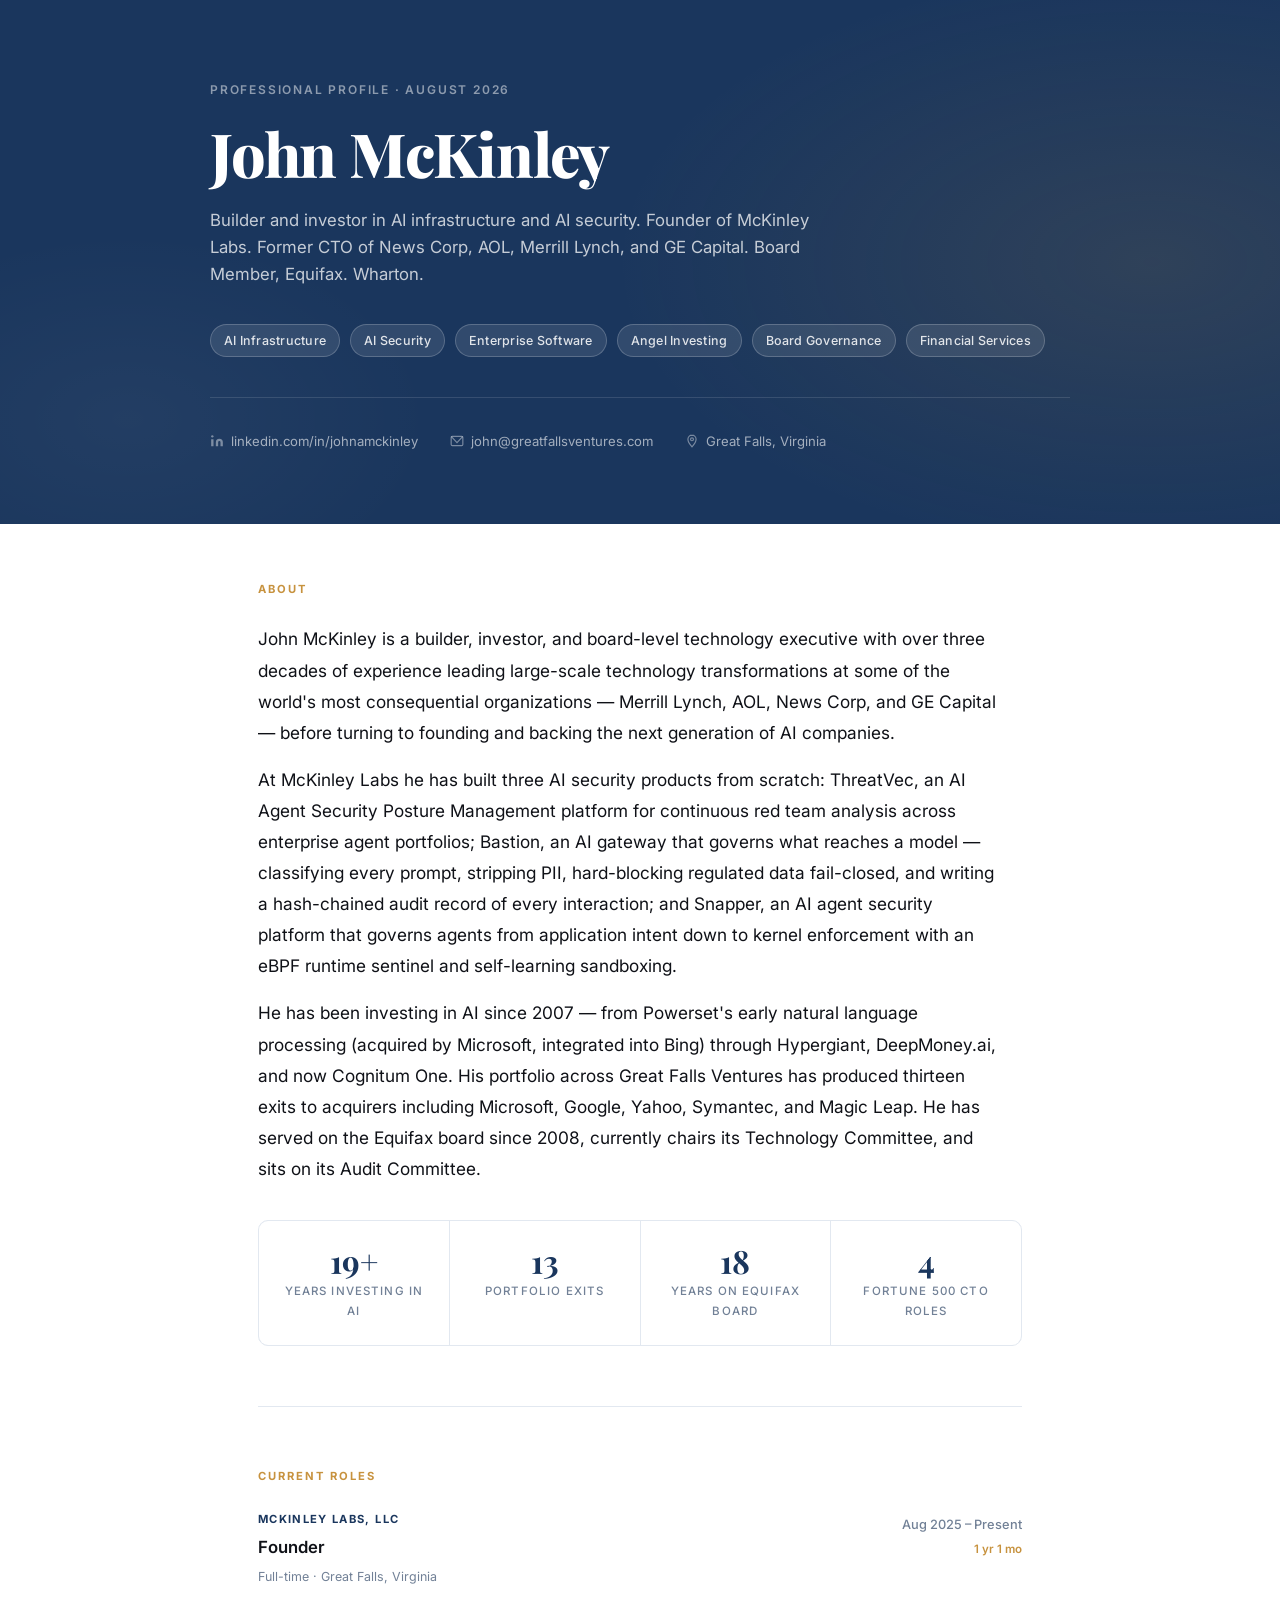
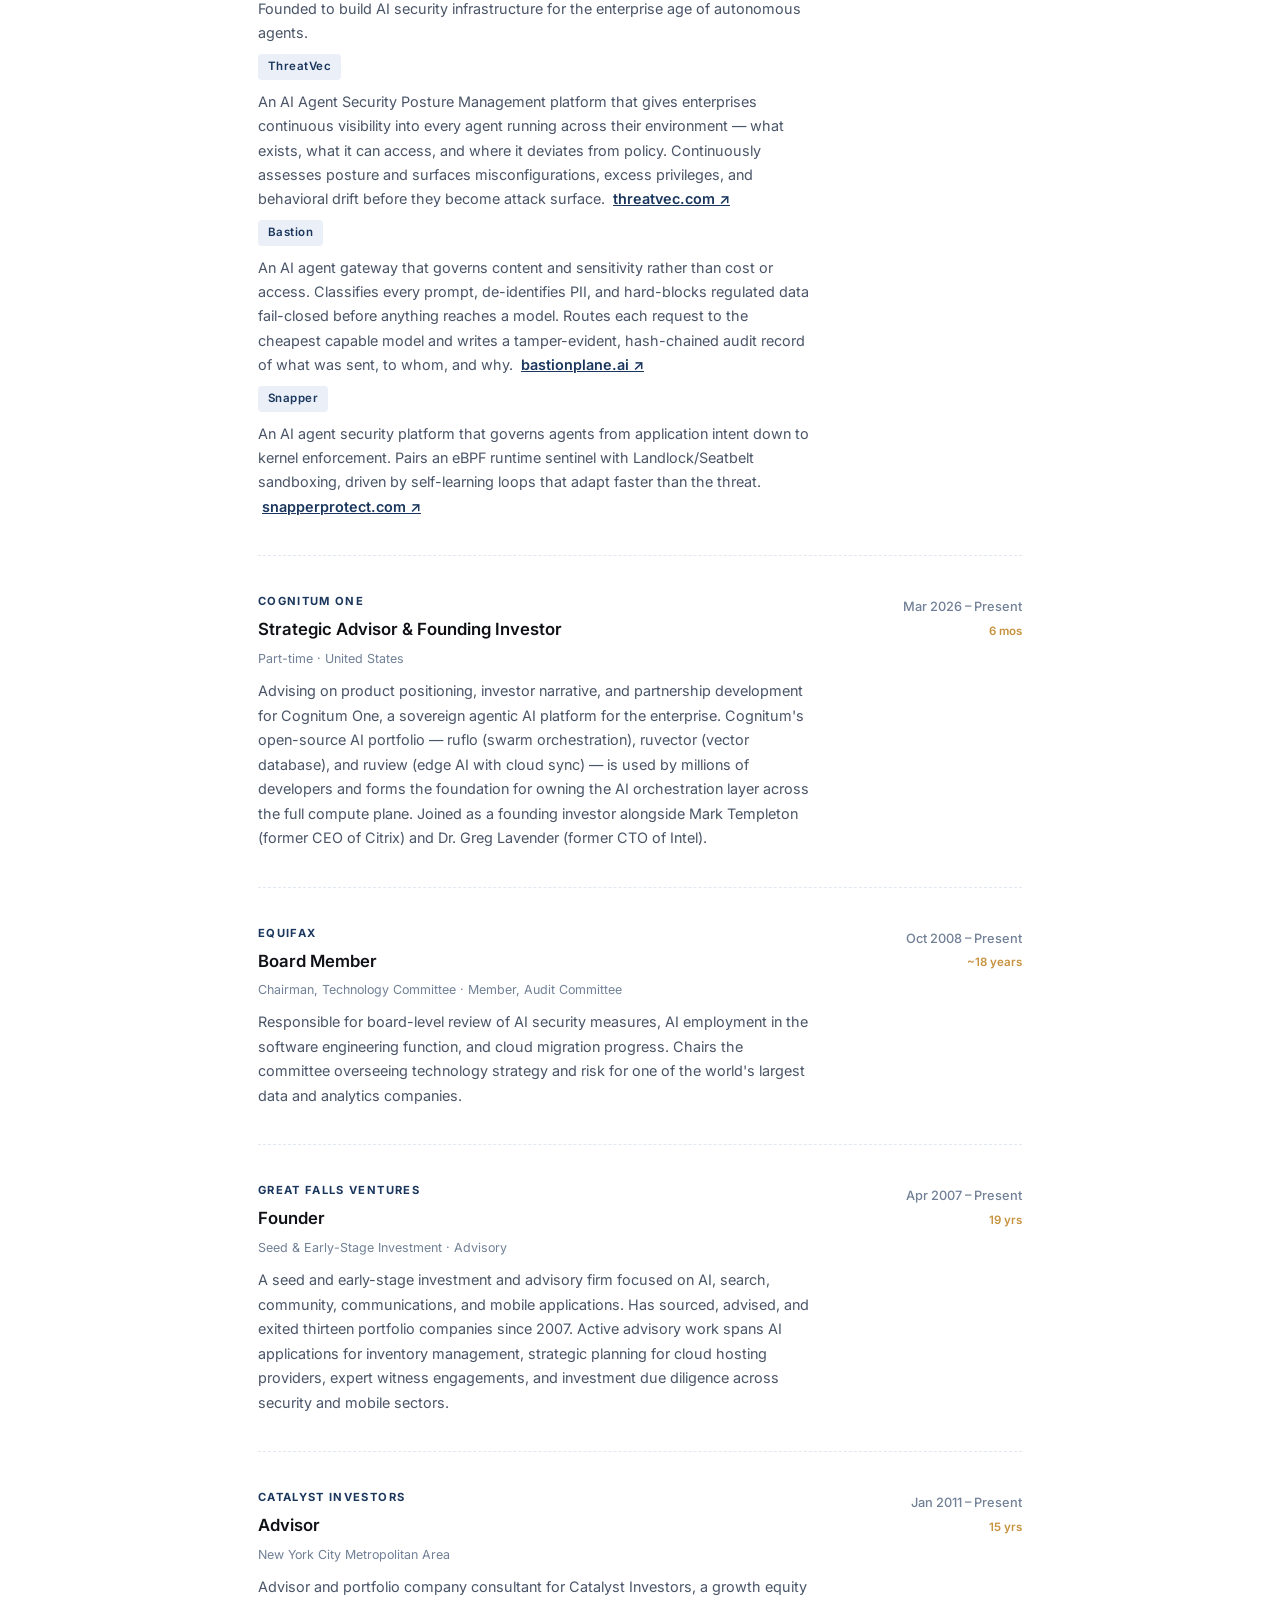
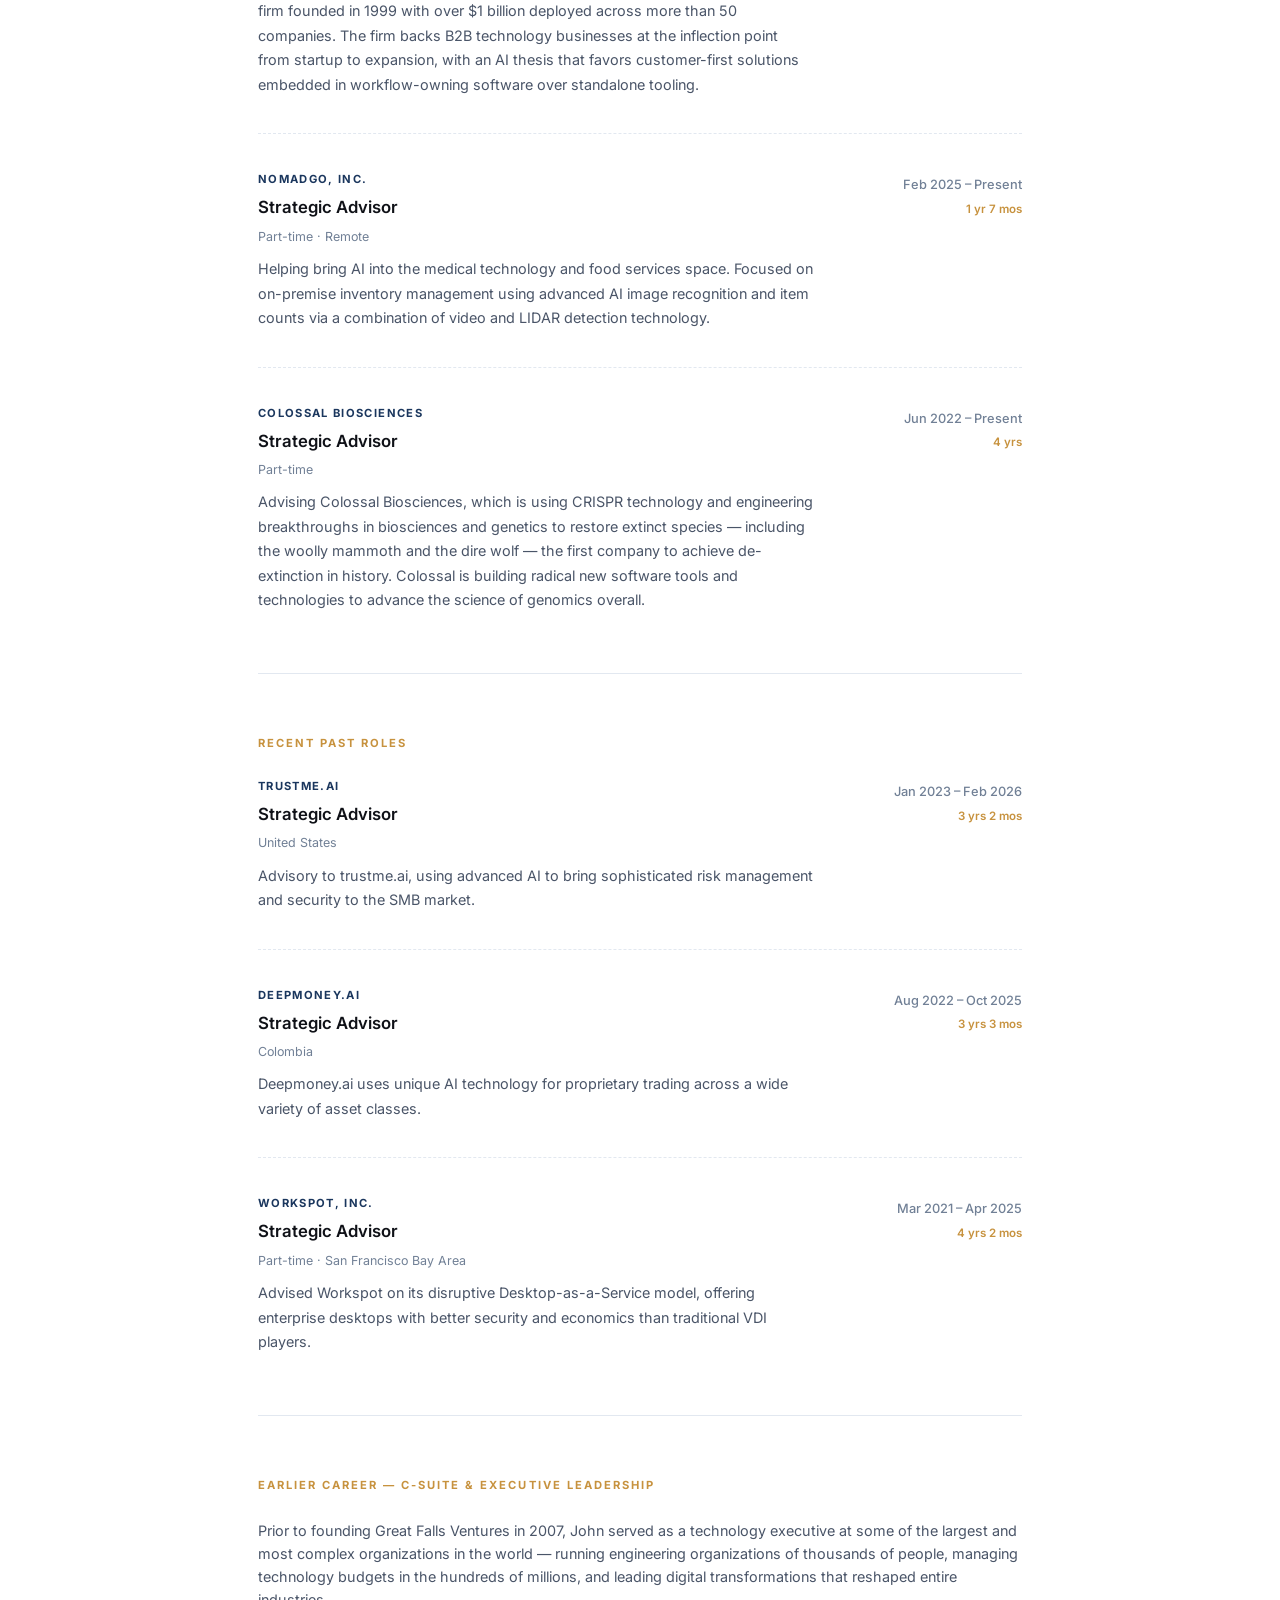
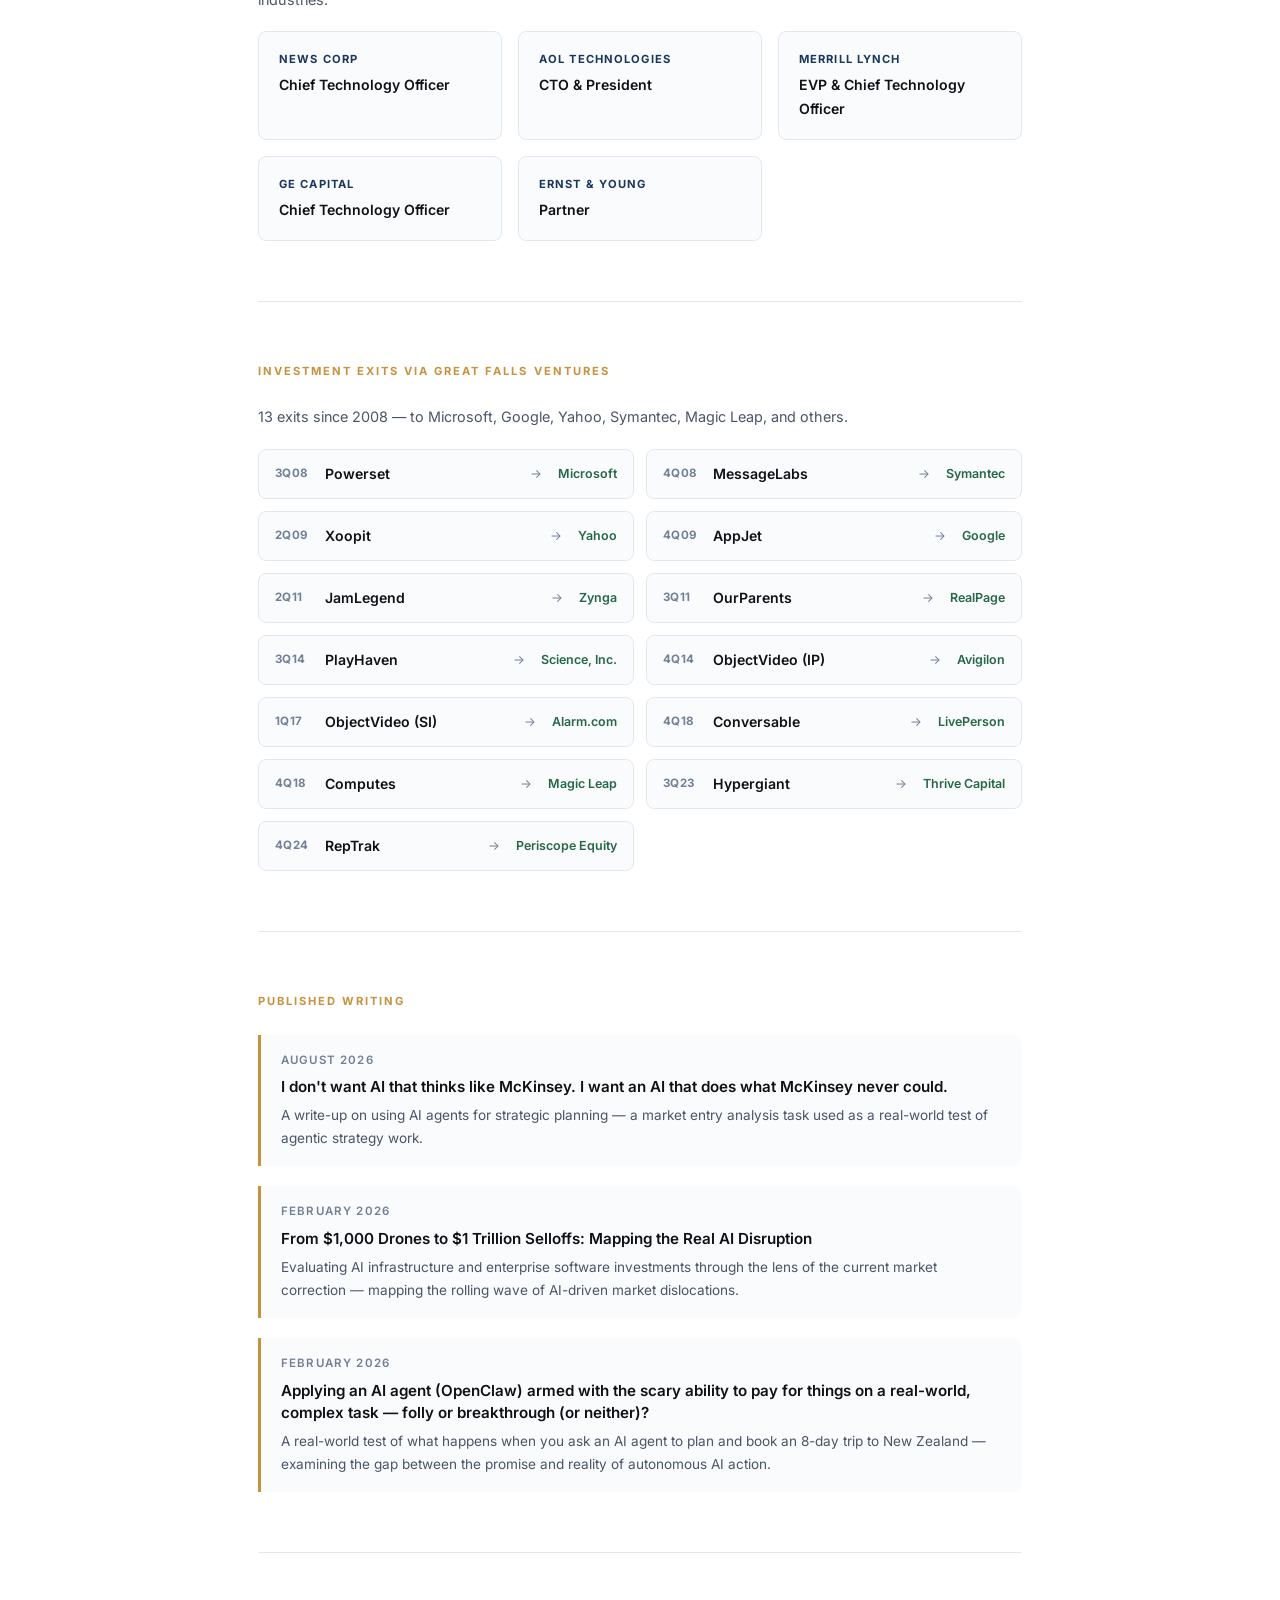
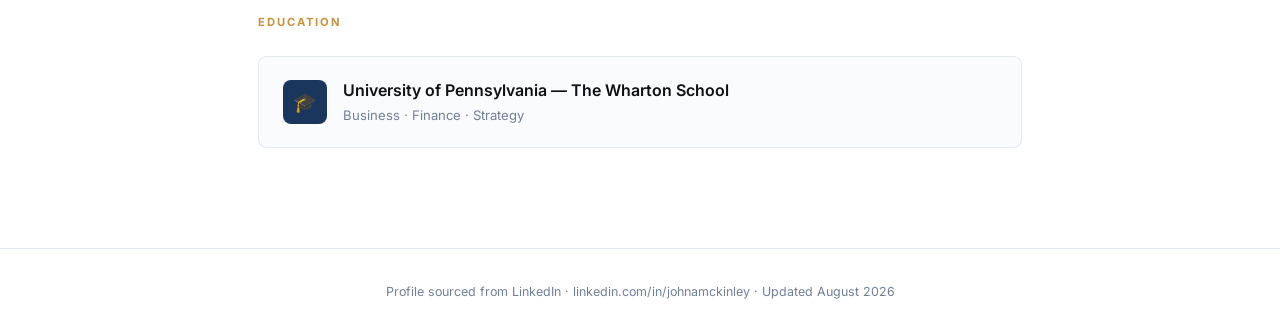
<file: bio/index.html>
<!DOCTYPE html>
<html lang="en">
<head>
<meta charset="UTF-8">
<meta name="viewport" content="width=device-width, initial-scale=1.0">
<meta name="description" content="John McKinley — builder and investor in AI infrastructure and AI security. Founder of McKinley Labs (ThreatVec, Bastion, Snapper). Former CTO of Merrill Lynch, AOL, News Corp, and GE Capital. Board Member, Equifax. Wharton.">
<title>John McKinley — Builder, Investor, Advisor</title>
<script type="application/ld+json">
{
  "@context": "https://schema.org",
  "@type": "Person",
  "@id": "https://threatvec.com/bio/#person",
  "name": "John McKinley",
  "url": "https://threatvec.com/bio/",
  "image": "https://avatars.githubusercontent.com/u/69117?v=4",
  "jobTitle": "Founder & Strategic Advisor",
  "description": "Builder and investor in AI infrastructure and AI security. Founder of McKinley Labs, where he built ThreatVec (AI Agent Security Posture Management), Bastion (AI agent gateway), and Snapper (AI agent security platform). Former CTO of Merrill Lynch, AOL Technologies, News Corp, and GE Capital. Board Member and Chairman of the Technology Committee at Equifax. Investing in AI since 2007 with 13 portfolio exits including to Microsoft, Google, Yahoo, and Symantec.",
  "email": "john@greatfallsventures.com",
  "address": {
    "@type": "PostalAddress",
    "addressLocality": "Great Falls",
    "addressRegion": "Virginia",
    "addressCountry": "US"
  },
  "alumniOf": {
    "@type": "CollegeOrUniversity",
    "name": "University of Pennsylvania — The Wharton School",
    "url": "https://www.wharton.upenn.edu"
  },
  "sameAs": [
    "https://www.linkedin.com/in/johnamckinley/",
    "https://github.com/jmckinley"
  ],
  "worksFor": {
    "@type": "Organization",
    "name": "McKinley Labs, LLC",
    "url": "https://www.threatvec.com"
  },
  "affiliation": [
    {
      "@type": "Organization",
      "name": "McKinley Labs, LLC",
      "url": "https://www.threatvec.com"
    },
    {
      "@type": "Organization",
      "name": "Equifax",
      "url": "https://www.equifax.com"
    },
    {
      "@type": "Organization",
      "name": "Great Falls Ventures",
      "url": "https://github.com/jmckinley"
    },
    {
      "@type": "Organization",
      "name": "Cognitum One",
      "url": "https://cognitum.one"
    },
    {
      "@type": "Organization",
      "name": "Catalyst Investors",
      "url": "https://www.catalystinvestors.com"
    },
    {
      "@type": "Organization",
      "name": "Colossal Biosciences",
      "url": "https://colossal.com"
    }
  ],
  "knowsAbout": [
    "Artificial Intelligence",
    "AI Security",
    "AI Infrastructure",
    "AI Agent Security Posture Management",
    "Venture Capital",
    "Angel Investing",
    "Enterprise Software",
    "Financial Technology",
    "Board Governance",
    "Technology Strategy",
    "Cybersecurity",
    "Large-scale Technology Transformation"
  ],
  "hasOccupation": [
    {
      "@type": "Occupation",
      "name": "Founder",
      "occupationLocation": {
        "@type": "City",
        "name": "Great Falls, Virginia"
      }
    },
    {
      "@type": "Occupation",
      "name": "Board Member",
      "occupationLocation": {
        "@type": "Organization",
        "name": "Equifax"
      }
    }
  ],
  "performerIn": [
    {
      "@type": "Event",
      "name": "Investment exit: Powerset to Microsoft",
      "startDate": "2008-09"
    },
    {
      "@type": "Event",
      "name": "Investment exit: AppJet to Google",
      "startDate": "2009-12"
    },
    {
      "@type": "Event",
      "name": "Investment exit: Hypergiant to Thrive Capital",
      "startDate": "2023-09"
    }
  ]
}
</script>
<link rel="preconnect" href="https://fonts.googleapis.com">
<link href="https://fonts.googleapis.com/css2?family=Inter:wght@300;400;500;600;700&family=Playfair+Display:wght@700;800&display=swap" rel="stylesheet">
<style>
  *, *::before, *::after { box-sizing: border-box; margin: 0; padding: 0; }

  :root {
    --ink: #0f1117;
    --mid: #4a5568;
    --light: #718096;
    --rule: #e2e8f0;
    --bg: #ffffff;
    --accent: #1a365d;
    --accent-light: #ebf0f8;
    --gold: #c7923e;
    --exit-green: #276749;
  }

  html { font-size: 16px; scroll-behavior: smooth; }

  body {
    font-family: 'Inter', sans-serif;
    background: var(--bg);
    color: var(--ink);
    line-height: 1.7;
    -webkit-font-smoothing: antialiased;
  }

  /* ── HERO ─────────────────────────────── */
  .hero {
    background: var(--accent);
    color: #fff;
    padding: 80px 48px 72px;
    position: relative;
    overflow: hidden;
  }
  .hero::before {
    content: '';
    position: absolute;
    inset: 0;
    background:
      radial-gradient(ellipse 60% 80% at 90% 50%, rgba(199,146,62,0.12) 0%, transparent 70%),
      radial-gradient(ellipse 40% 60% at 10% 80%, rgba(255,255,255,0.04) 0%, transparent 60%);
    pointer-events: none;
  }
  .hero-inner { max-width: 860px; margin: 0 auto; position: relative; }

  .hero-kicker {
    font-size: 0.75rem;
    font-weight: 600;
    letter-spacing: 0.15em;
    text-transform: uppercase;
    color: rgba(255,255,255,0.5);
    margin-bottom: 20px;
  }

  .hero h1 {
    font-family: 'Playfair Display', Georgia, serif;
    font-size: clamp(2.6rem, 5vw, 3.8rem);
    font-weight: 800;
    line-height: 1.1;
    letter-spacing: -0.02em;
    color: #fff;
    margin-bottom: 20px;
  }

  .hero-headline {
    font-size: 1.05rem;
    font-weight: 400;
    color: rgba(255,255,255,0.75);
    max-width: 640px;
    line-height: 1.6;
    margin-bottom: 36px;
  }

  .hero-tags {
    display: flex;
    flex-wrap: wrap;
    gap: 10px;
  }
  .tag {
    background: rgba(255,255,255,0.1);
    border: 1px solid rgba(255,255,255,0.2);
    color: rgba(255,255,255,0.85);
    font-size: 0.78rem;
    font-weight: 500;
    padding: 5px 13px;
    border-radius: 100px;
    letter-spacing: 0.02em;
  }

  .hero-meta {
    margin-top: 40px;
    padding-top: 32px;
    border-top: 1px solid rgba(255,255,255,0.12);
    display: flex;
    gap: 32px;
    flex-wrap: wrap;
  }
  .hero-meta a {
    color: rgba(255,255,255,0.6);
    text-decoration: none;
    font-size: 0.82rem;
    display: flex;
    align-items: center;
    gap: 7px;
    transition: color 0.2s;
  }
  .hero-meta a:hover { color: rgba(255,255,255,0.95); }
  .hero-meta a svg { opacity: 0.7; }

  /* ── LAYOUT ───────────────────────────── */
  .page { max-width: 860px; margin: 0 auto; padding: 0 48px 100px; }

  /* ── SECTIONS ─────────────────────────── */
  .section {
    padding: 60px 0 0;
    border-top: 1px solid var(--rule);
    margin-top: 60px;
  }
  .section:first-child { border-top: none; margin-top: 0; }

  .section-label {
    font-size: 0.7rem;
    font-weight: 700;
    letter-spacing: 0.18em;
    text-transform: uppercase;
    color: var(--gold);
    margin-bottom: 24px;
  }

  /* ── ABOUT ────────────────────────────── */
  .about-text {
    font-size: 1.08rem;
    line-height: 1.8;
    color: var(--ink);
    max-width: 740px;
  }
  .about-text + .about-text { margin-top: 16px; }

  /* ── STAT STRIP ───────────────────────── */
  .stats {
    display: grid;
    grid-template-columns: repeat(auto-fit, minmax(160px, 1fr));
    gap: 1px;
    background: var(--rule);
    border: 1px solid var(--rule);
    border-radius: 10px;
    overflow: hidden;
    margin-top: 36px;
  }
  .stat {
    background: #fff;
    padding: 24px 20px;
    text-align: center;
  }
  .stat-number {
    font-family: 'Playfair Display', serif;
    font-size: 2rem;
    font-weight: 700;
    color: var(--accent);
    line-height: 1;
  }
  .stat-label {
    font-size: 0.72rem;
    color: var(--light);
    text-transform: uppercase;
    letter-spacing: 0.1em;
    margin-top: 5px;
    font-weight: 500;
  }

  /* ── EXPERIENCE ───────────────────────── */
  .role-list { display: flex; flex-direction: column; gap: 36px; }

  .role {
    display: grid;
    grid-template-columns: 3fr 1fr;
    gap: 16px 24px;
    align-items: start;
  }

  .role-org {
    font-size: 0.7rem;
    font-weight: 700;
    letter-spacing: 0.12em;
    text-transform: uppercase;
    color: var(--accent);
    margin-bottom: 4px;
  }
  .role-title {
    font-size: 1.05rem;
    font-weight: 600;
    color: var(--ink);
    margin-bottom: 4px;
  }
  .role-type {
    font-size: 0.78rem;
    color: var(--light);
    font-weight: 400;
    margin-bottom: 10px;
  }
  .role-desc {
    font-size: 0.9rem;
    color: var(--mid);
    line-height: 1.7;
  }
  .role-meta {
    text-align: right;
    padding-top: 4px;
  }
  .role-dates {
    font-size: 0.8rem;
    color: var(--light);
    font-weight: 500;
    white-space: nowrap;
  }
  .role-location {
    font-size: 0.75rem;
    color: var(--light);
    margin-top: 4px;
    white-space: nowrap;
  }
  .role-tenure {
    font-size: 0.72rem;
    color: var(--gold);
    font-weight: 600;
    margin-top: 4px;
  }

  .product-pill {
    display: inline-block;
    background: var(--accent-light);
    color: var(--accent);
    font-size: 0.72rem;
    font-weight: 600;
    padding: 3px 10px;
    border-radius: 4px;
    margin-right: 6px;
    margin-top: 8px;
    letter-spacing: 0.04em;
  }

  .role-divider {
    border: none;
    border-top: 1px dashed var(--rule);
    margin: 0;
  }

  /* ── EARLY CAREER GRID ────────────────── */
  .career-grid {
    display: grid;
    grid-template-columns: repeat(auto-fit, minmax(220px, 1fr));
    gap: 16px;
    margin-top: 8px;
  }
  .career-card {
    border: 1px solid var(--rule);
    border-radius: 8px;
    padding: 18px 20px;
    background: #fafbfc;
  }
  .career-card-org {
    font-size: 0.7rem;
    font-weight: 700;
    text-transform: uppercase;
    letter-spacing: 0.1em;
    color: var(--accent);
    margin-bottom: 4px;
  }
  .career-card-title {
    font-size: 0.88rem;
    font-weight: 600;
    color: var(--ink);
  }

  /* ── EXITS TABLE ──────────────────────── */
  .exits-grid {
    display: grid;
    grid-template-columns: repeat(auto-fill, minmax(300px, 1fr));
    gap: 12px;
    margin-top: 8px;
  }
  .exit-row {
    display: flex;
    align-items: center;
    gap: 12px;
    padding: 12px 16px;
    border-radius: 8px;
    background: #fafbfc;
    border: 1px solid var(--rule);
  }
  .exit-date {
    font-size: 0.72rem;
    font-weight: 700;
    color: var(--light);
    min-width: 38px;
    letter-spacing: 0.04em;
  }
  .exit-company {
    font-size: 0.88rem;
    font-weight: 600;
    color: var(--ink);
    flex: 1;
  }
  .exit-arrow {
    font-size: 0.78rem;
    color: var(--light);
    margin: 0 4px;
  }
  .exit-acquirer {
    font-size: 0.78rem;
    font-weight: 600;
    color: var(--exit-green);
  }

  /* ── ARTICLES ─────────────────────────── */
  .article-list { display: flex; flex-direction: column; gap: 20px; }
  .article-card {
    border-left: 3px solid var(--gold);
    padding: 16px 20px;
    background: #fafbfc;
    border-radius: 0 8px 8px 0;
  }
  .article-date {
    font-size: 0.72rem;
    color: var(--light);
    font-weight: 600;
    text-transform: uppercase;
    letter-spacing: 0.1em;
    margin-bottom: 6px;
  }
  .article-title {
    font-size: 0.95rem;
    font-weight: 600;
    color: var(--ink);
    line-height: 1.45;
  }
  .article-desc {
    font-size: 0.85rem;
    color: var(--mid);
    margin-top: 6px;
  }

  /* ── EDUCATION ────────────────────────── */
  .edu-block {
    display: flex;
    align-items: center;
    gap: 16px;
    padding: 20px 24px;
    border: 1px solid var(--rule);
    border-radius: 8px;
    background: #fafbfc;
  }
  .edu-icon {
    width: 44px;
    height: 44px;
    background: var(--accent);
    border-radius: 8px;
    display: flex;
    align-items: center;
    justify-content: center;
    color: #fff;
    font-size: 1.2rem;
    flex-shrink: 0;
  }
  .edu-school {
    font-size: 1rem;
    font-weight: 600;
    color: var(--ink);
  }
  .edu-program {
    font-size: 0.82rem;
    color: var(--light);
  }

  /* ── FOOTER ───────────────────────────── */
  footer {
    border-top: 1px solid var(--rule);
    text-align: center;
    padding: 32px 48px;
    font-size: 0.78rem;
    color: var(--light);
  }

  @media (max-width: 640px) {
    .hero { padding: 56px 24px 52px; }
    .page { padding: 0 24px 80px; }
    .role { grid-template-columns: 1fr; }
    .role-meta { text-align: left; }
    footer { padding: 24px; }
  }
</style>
</head>
<body>

<!-- ── HERO ── -->
<header class="hero">
  <div class="hero-inner">
    <p class="hero-kicker">Professional Profile · August 2026</p>
    <h1>John McKinley</h1>
    <p class="hero-headline">
      Builder and investor in AI infrastructure and AI security. Founder of McKinley Labs.
      Former CTO of News Corp, AOL, Merrill Lynch, and GE Capital. Board Member, Equifax.
      Wharton.
    </p>
    <div class="hero-tags">
      <span class="tag">AI Infrastructure</span>
      <span class="tag">AI Security</span>
      <span class="tag">Enterprise Software</span>
      <span class="tag">Angel Investing</span>
      <span class="tag">Board Governance</span>
      <span class="tag">Financial Services</span>
    </div>
    <div class="hero-meta">
      <a href="https://www.linkedin.com/in/johnamckinley/" target="_blank" rel="noopener">
        <svg width="14" height="14" viewBox="0 0 24 24" fill="currentColor"><path d="M16 8a6 6 0 0 1 6 6v7h-4v-7a2 2 0 0 0-2-2 2 2 0 0 0-2 2v7h-4v-7a6 6 0 0 1 6-6z"/><rect x="2" y="9" width="4" height="12"/><circle cx="4" cy="4" r="2"/></svg>
        linkedin.com/in/johnamckinley
      </a>
      <a href="mailto:john@greatfallsventures.com">
        <svg width="14" height="14" viewBox="0 0 24 24" fill="none" stroke="currentColor" stroke-width="2"><rect x="2" y="4" width="20" height="16" rx="2"/><path d="m2 4 10 11L22 4"/></svg>
        john@greatfallsventures.com
      </a>
      <a href="#">
        <svg width="14" height="14" viewBox="0 0 24 24" fill="none" stroke="currentColor" stroke-width="2"><path d="M12 2C8.13 2 5 5.13 5 9c0 5.25 7 13 7 13s7-7.75 7-13c0-3.87-3.13-7-7-7z"/><circle cx="12" cy="9" r="2.5"/></svg>
        Great Falls, Virginia
      </a>
    </div>
  </div>
</header>

<div class="page">

  <!-- ── ABOUT ── -->
  <section class="section" style="border-top:none; padding-top:56px;">
    <p class="section-label">About</p>
    <p class="about-text">
      John McKinley is a builder, investor, and board-level technology executive with over three decades of
      experience leading large-scale technology transformations at some of the world's most consequential
      organizations — Merrill Lynch, AOL, News Corp, and GE Capital — before turning to founding and
      backing the next generation of AI companies.
    </p>
    <p class="about-text">
      At McKinley Labs he has built three AI security products from scratch: ThreatVec, an AI Agent Security
      Posture Management platform for continuous red team analysis across enterprise agent portfolios;
      Bastion, an AI gateway that governs what reaches a model — classifying every prompt, stripping PII,
      hard-blocking regulated data fail-closed, and writing a hash-chained audit record of every interaction;
      and Snapper, an AI agent security platform that governs agents from application intent down to kernel
      enforcement with an eBPF runtime sentinel and self-learning sandboxing.
    </p>
    <p class="about-text">
      He has been investing in AI since 2007 — from Powerset's early natural language processing (acquired by
      Microsoft, integrated into Bing) through Hypergiant, DeepMoney.ai, and now Cognitum One. His portfolio
      across Great Falls Ventures has produced thirteen exits to acquirers including Microsoft, Google, Yahoo,
      Symantec, and Magic Leap. He has served on the Equifax board since 2008, currently chairs its Technology
      Committee, and sits on its Audit Committee.
    </p>

    <div class="stats">
      <div class="stat">
        <div class="stat-number">19+</div>
        <div class="stat-label">Years Investing in AI</div>
      </div>
      <div class="stat">
        <div class="stat-number">13</div>
        <div class="stat-label">Portfolio Exits</div>
      </div>
      <div class="stat">
        <div class="stat-number">18</div>
        <div class="stat-label">Years on Equifax Board</div>
      </div>
      <div class="stat">
        <div class="stat-number">4</div>
        <div class="stat-label">Fortune 500 CTO Roles</div>
      </div>
    </div>
  </section>

  <!-- ── CURRENT ROLES ── -->
  <section class="section">
    <p class="section-label">Current Roles</p>
    <div class="role-list">

      <div class="role">
        <div>
          <p class="role-org">McKinley Labs, LLC</p>
          <p class="role-title">Founder</p>
          <p class="role-type">Full-time · Great Falls, Virginia</p>
          <p class="role-desc">
            Founded to build AI security infrastructure for the enterprise age of autonomous agents.
          </p>
          <span class="product-pill">ThreatVec</span>
          <p class="role-desc" style="margin-top:10px;">
            An AI Agent Security Posture Management platform that gives enterprises continuous visibility into
            every agent running across their environment — what exists, what it can access, and where it deviates
            from policy. Continuously assesses posture and surfaces misconfigurations, excess privileges, and
            behavioral drift before they become attack surface.
            <a href="https://www.threatvec.com" target="_blank" rel="noopener" style="color:var(--accent); font-weight:600; margin-left:4px;">threatvec.com ↗</a>
          </p>
          <span class="product-pill">Bastion</span>
          <p class="role-desc" style="margin-top:10px;">
            An AI agent gateway that governs content and sensitivity rather than cost or access. Classifies every
            prompt, de-identifies PII, and hard-blocks regulated data fail-closed before anything reaches a model.
            Routes each request to the cheapest capable model and writes a tamper-evident, hash-chained audit
            record of what was sent, to whom, and why.
            <a href="https://www.bastionplane.ai" target="_blank" rel="noopener" style="color:var(--accent); font-weight:600; margin-left:4px;">bastionplane.ai ↗</a>
          </p>
          <span class="product-pill">Snapper</span>
          <p class="role-desc" style="margin-top:10px;">
            An AI agent security platform that governs agents from application intent down to kernel enforcement.
            Pairs an eBPF runtime sentinel with Landlock/Seatbelt sandboxing, driven by self-learning loops that
            adapt faster than the threat.
            <a href="https://www.snapperprotect.com" target="_blank" rel="noopener" style="color:var(--accent); font-weight:600; margin-left:4px;">snapperprotect.com ↗</a>
          </p>
        </div>
        <div class="role-meta">
          <p class="role-dates">Aug 2025 – Present</p>
          <p class="role-tenure">1 yr 1 mo</p>
        </div>
      </div>

      <hr class="role-divider">

      <div class="role">
        <div>
          <p class="role-org">Cognitum One</p>
          <p class="role-title">Strategic Advisor & Founding Investor</p>
          <p class="role-type">Part-time · United States</p>
          <p class="role-desc">
            Advising on product positioning, investor narrative, and partnership development for Cognitum One,
            a sovereign agentic AI platform for the enterprise. Cognitum's open-source AI portfolio — ruflo
            (swarm orchestration), ruvector (vector database), and ruview (edge AI with cloud sync) — is used
            by millions of developers and forms the foundation for owning the AI orchestration layer across the
            full compute plane. Joined as a founding investor alongside Mark Templeton (former CEO of Citrix)
            and Dr. Greg Lavender (former CTO of Intel).
          </p>
        </div>
        <div class="role-meta">
          <p class="role-dates">Mar 2026 – Present</p>
          <p class="role-tenure">6 mos</p>
        </div>
      </div>

      <hr class="role-divider">

      <div class="role">
        <div>
          <p class="role-org">Equifax</p>
          <p class="role-title">Board Member</p>
          <p class="role-type">Chairman, Technology Committee · Member, Audit Committee</p>
          <p class="role-desc">
            Responsible for board-level review of AI security measures, AI employment in the software engineering
            function, and cloud migration progress. Chairs the committee overseeing technology strategy and risk
            for one of the world's largest data and analytics companies.
          </p>
        </div>
        <div class="role-meta">
          <p class="role-dates">Oct 2008 – Present</p>
          <p class="role-tenure">~18 years</p>
        </div>
      </div>

      <hr class="role-divider">

      <div class="role">
        <div>
          <p class="role-org">Great Falls Ventures</p>
          <p class="role-title">Founder</p>
          <p class="role-type">Seed & Early-Stage Investment · Advisory</p>
          <p class="role-desc">
            A seed and early-stage investment and advisory firm focused on AI, search, community, communications,
            and mobile applications. Has sourced, advised, and exited thirteen portfolio companies since 2007.
            Active advisory work spans AI applications for inventory management, strategic planning for cloud
            hosting providers, expert witness engagements, and investment due diligence across security and
            mobile sectors.
          </p>
        </div>
        <div class="role-meta">
          <p class="role-dates">Apr 2007 – Present</p>
          <p class="role-tenure">19 yrs</p>
        </div>
      </div>

      <hr class="role-divider">

      <div class="role">
        <div>
          <p class="role-org">Catalyst Investors</p>
          <p class="role-title">Advisor</p>
          <p class="role-type">New York City Metropolitan Area</p>
          <p class="role-desc">
            Advisor and portfolio company consultant for Catalyst Investors, a growth equity firm founded in 1999
            with over $1 billion deployed across more than 50 companies. The firm backs B2B technology businesses
            at the inflection point from startup to expansion, with an AI thesis that favors customer-first
            solutions embedded in workflow-owning software over standalone tooling.
          </p>
        </div>
        <div class="role-meta">
          <p class="role-dates">Jan 2011 – Present</p>
          <p class="role-tenure">15 yrs</p>
        </div>
      </div>

      <hr class="role-divider">

      <div class="role">
        <div>
          <p class="role-org">NomadGo, Inc.</p>
          <p class="role-title">Strategic Advisor</p>
          <p class="role-type">Part-time · Remote</p>
          <p class="role-desc">
            Helping bring AI into the medical technology and food services space. Focused on on-premise inventory
            management using advanced AI image recognition and item counts via a combination of video and LIDAR
            detection technology.
          </p>
        </div>
        <div class="role-meta">
          <p class="role-dates">Feb 2025 – Present</p>
          <p class="role-tenure">1 yr 7 mos</p>
        </div>
      </div>

      <hr class="role-divider">

      <div class="role">
        <div>
          <p class="role-org">Colossal Biosciences</p>
          <p class="role-title">Strategic Advisor</p>
          <p class="role-type">Part-time</p>
          <p class="role-desc">
            Advising Colossal Biosciences, which is using CRISPR technology and engineering breakthroughs in
            biosciences and genetics to restore extinct species — including the woolly mammoth and the dire wolf —
            the first company to achieve de-extinction in history. Colossal is building radical new software tools
            and technologies to advance the science of genomics overall.
          </p>
        </div>
        <div class="role-meta">
          <p class="role-dates">Jun 2022 – Present</p>
          <p class="role-tenure">4 yrs</p>
        </div>
      </div>

    </div>
  </section>

  <!-- ── PAST ADVISORY ── -->
  <section class="section">
    <p class="section-label">Recent Past Roles</p>
    <div class="role-list">

      <div class="role">
        <div>
          <p class="role-org">trustme.ai</p>
          <p class="role-title">Strategic Advisor</p>
          <p class="role-type">United States</p>
          <p class="role-desc">Advisory to trustme.ai, using advanced AI to bring sophisticated risk management and security to the SMB market.</p>
        </div>
        <div class="role-meta">
          <p class="role-dates">Jan 2023 – Feb 2026</p>
          <p class="role-tenure">3 yrs 2 mos</p>
        </div>
      </div>

      <hr class="role-divider">

      <div class="role">
        <div>
          <p class="role-org">DeepMoney.ai</p>
          <p class="role-title">Strategic Advisor</p>
          <p class="role-type">Colombia</p>
          <p class="role-desc">Deepmoney.ai uses unique AI technology for proprietary trading across a wide variety of asset classes.</p>
        </div>
        <div class="role-meta">
          <p class="role-dates">Aug 2022 – Oct 2025</p>
          <p class="role-tenure">3 yrs 3 mos</p>
        </div>
      </div>

      <hr class="role-divider">

      <div class="role">
        <div>
          <p class="role-org">Workspot, Inc.</p>
          <p class="role-title">Strategic Advisor</p>
          <p class="role-type">Part-time · San Francisco Bay Area</p>
          <p class="role-desc">Advised Workspot on its disruptive Desktop-as-a-Service model, offering enterprise desktops with better security and economics than traditional VDI players.</p>
        </div>
        <div class="role-meta">
          <p class="role-dates">Mar 2021 – Apr 2025</p>
          <p class="role-tenure">4 yrs 2 mos</p>
        </div>
      </div>

    </div>
  </section>

  <!-- ── EARLIER CAREER ── -->
  <section class="section">
    <p class="section-label">Earlier Career — C-Suite & Executive Leadership</p>
    <p style="font-size:0.9rem; color:var(--mid); margin-bottom:20px; line-height:1.6;">
      Prior to founding Great Falls Ventures in 2007, John served as a technology executive at some of the
      largest and most complex organizations in the world — running engineering organizations of thousands
      of people, managing technology budgets in the hundreds of millions, and leading digital transformations
      that reshaped entire industries.
    </p>
    <div class="career-grid">
      <div class="career-card">
        <p class="career-card-org">News Corp</p>
        <p class="career-card-title">Chief Technology Officer</p>
      </div>
      <div class="career-card">
        <p class="career-card-org">AOL Technologies</p>
        <p class="career-card-title">CTO & President</p>
      </div>
      <div class="career-card">
        <p class="career-card-org">Merrill Lynch</p>
        <p class="career-card-title">EVP & Chief Technology Officer</p>
      </div>
      <div class="career-card">
        <p class="career-card-org">GE Capital</p>
        <p class="career-card-title">Chief Technology Officer</p>
      </div>
      <div class="career-card">
        <p class="career-card-org">Ernst & Young</p>
        <p class="career-card-title">Partner</p>
      </div>
    </div>
  </section>

  <!-- ── INVESTMENT EXITS ── -->
  <section class="section">
    <p class="section-label">Investment Exits via Great Falls Ventures</p>
    <p style="font-size:0.9rem; color:var(--mid); margin-bottom:20px;">13 exits since 2008 — to Microsoft, Google, Yahoo, Symantec, Magic Leap, and others.</p>
    <div class="exits-grid">
      <div class="exit-row">
        <span class="exit-date">3Q08</span>
        <span class="exit-company">Powerset</span>
        <span class="exit-arrow">→</span>
        <span class="exit-acquirer">Microsoft</span>
      </div>
      <div class="exit-row">
        <span class="exit-date">4Q08</span>
        <span class="exit-company">MessageLabs</span>
        <span class="exit-arrow">→</span>
        <span class="exit-acquirer">Symantec</span>
      </div>
      <div class="exit-row">
        <span class="exit-date">2Q09</span>
        <span class="exit-company">Xoopit</span>
        <span class="exit-arrow">→</span>
        <span class="exit-acquirer">Yahoo</span>
      </div>
      <div class="exit-row">
        <span class="exit-date">4Q09</span>
        <span class="exit-company">AppJet</span>
        <span class="exit-arrow">→</span>
        <span class="exit-acquirer">Google</span>
      </div>
      <div class="exit-row">
        <span class="exit-date">2Q11</span>
        <span class="exit-company">JamLegend</span>
        <span class="exit-arrow">→</span>
        <span class="exit-acquirer">Zynga</span>
      </div>
      <div class="exit-row">
        <span class="exit-date">3Q11</span>
        <span class="exit-company">OurParents</span>
        <span class="exit-arrow">→</span>
        <span class="exit-acquirer">RealPage</span>
      </div>
      <div class="exit-row">
        <span class="exit-date">3Q14</span>
        <span class="exit-company">PlayHaven</span>
        <span class="exit-arrow">→</span>
        <span class="exit-acquirer">Science, Inc.</span>
      </div>
      <div class="exit-row">
        <span class="exit-date">4Q14</span>
        <span class="exit-company">ObjectVideo (IP)</span>
        <span class="exit-arrow">→</span>
        <span class="exit-acquirer">Avigilon</span>
      </div>
      <div class="exit-row">
        <span class="exit-date">1Q17</span>
        <span class="exit-company">ObjectVideo (SI)</span>
        <span class="exit-arrow">→</span>
        <span class="exit-acquirer">Alarm.com</span>
      </div>
      <div class="exit-row">
        <span class="exit-date">4Q18</span>
        <span class="exit-company">Conversable</span>
        <span class="exit-arrow">→</span>
        <span class="exit-acquirer">LivePerson</span>
      </div>
      <div class="exit-row">
        <span class="exit-date">4Q18</span>
        <span class="exit-company">Computes</span>
        <span class="exit-arrow">→</span>
        <span class="exit-acquirer">Magic Leap</span>
      </div>
      <div class="exit-row">
        <span class="exit-date">3Q23</span>
        <span class="exit-company">Hypergiant</span>
        <span class="exit-arrow">→</span>
        <span class="exit-acquirer">Thrive Capital</span>
      </div>
      <div class="exit-row">
        <span class="exit-date">4Q24</span>
        <span class="exit-company">RepTrak</span>
        <span class="exit-arrow">→</span>
        <span class="exit-acquirer">Periscope Equity</span>
      </div>
    </div>
  </section>

  <!-- ── WRITING ── -->
  <section class="section">
    <p class="section-label">Published Writing</p>
    <div class="article-list">
      <div class="article-card">
        <p class="article-date">August 2026</p>
        <p class="article-title">I don't want AI that thinks like McKinsey. I want an AI that does what McKinsey never could.</p>
        <p class="article-desc">A write-up on using AI agents for strategic planning — a market entry analysis task used as a real-world test of agentic strategy work.</p>
      </div>
      <div class="article-card">
        <p class="article-date">February 2026</p>
        <p class="article-title">From $1,000 Drones to $1 Trillion Selloffs: Mapping the Real AI Disruption</p>
        <p class="article-desc">Evaluating AI infrastructure and enterprise software investments through the lens of the current market correction — mapping the rolling wave of AI-driven market dislocations.</p>
      </div>
      <div class="article-card">
        <p class="article-date">February 2026</p>
        <p class="article-title">Applying an AI agent (OpenClaw) armed with the scary ability to pay for things on a real-world, complex task — folly or breakthrough (or neither)?</p>
        <p class="article-desc">A real-world test of what happens when you ask an AI agent to plan and book an 8-day trip to New Zealand — examining the gap between the promise and reality of autonomous AI action.</p>
      </div>
    </div>
  </section>

  <!-- ── EDUCATION ── -->
  <section class="section">
    <p class="section-label">Education</p>
    <div class="edu-block">
      <div class="edu-icon">🎓</div>
      <div>
        <p class="edu-school">University of Pennsylvania — The Wharton School</p>
        <p class="edu-program">Business · Finance · Strategy</p>
      </div>
    </div>
  </section>

</div>

<footer>
  Profile sourced from LinkedIn · linkedin.com/in/johnamckinley · Updated August 2026
</footer>

</body>
</html>
</file>
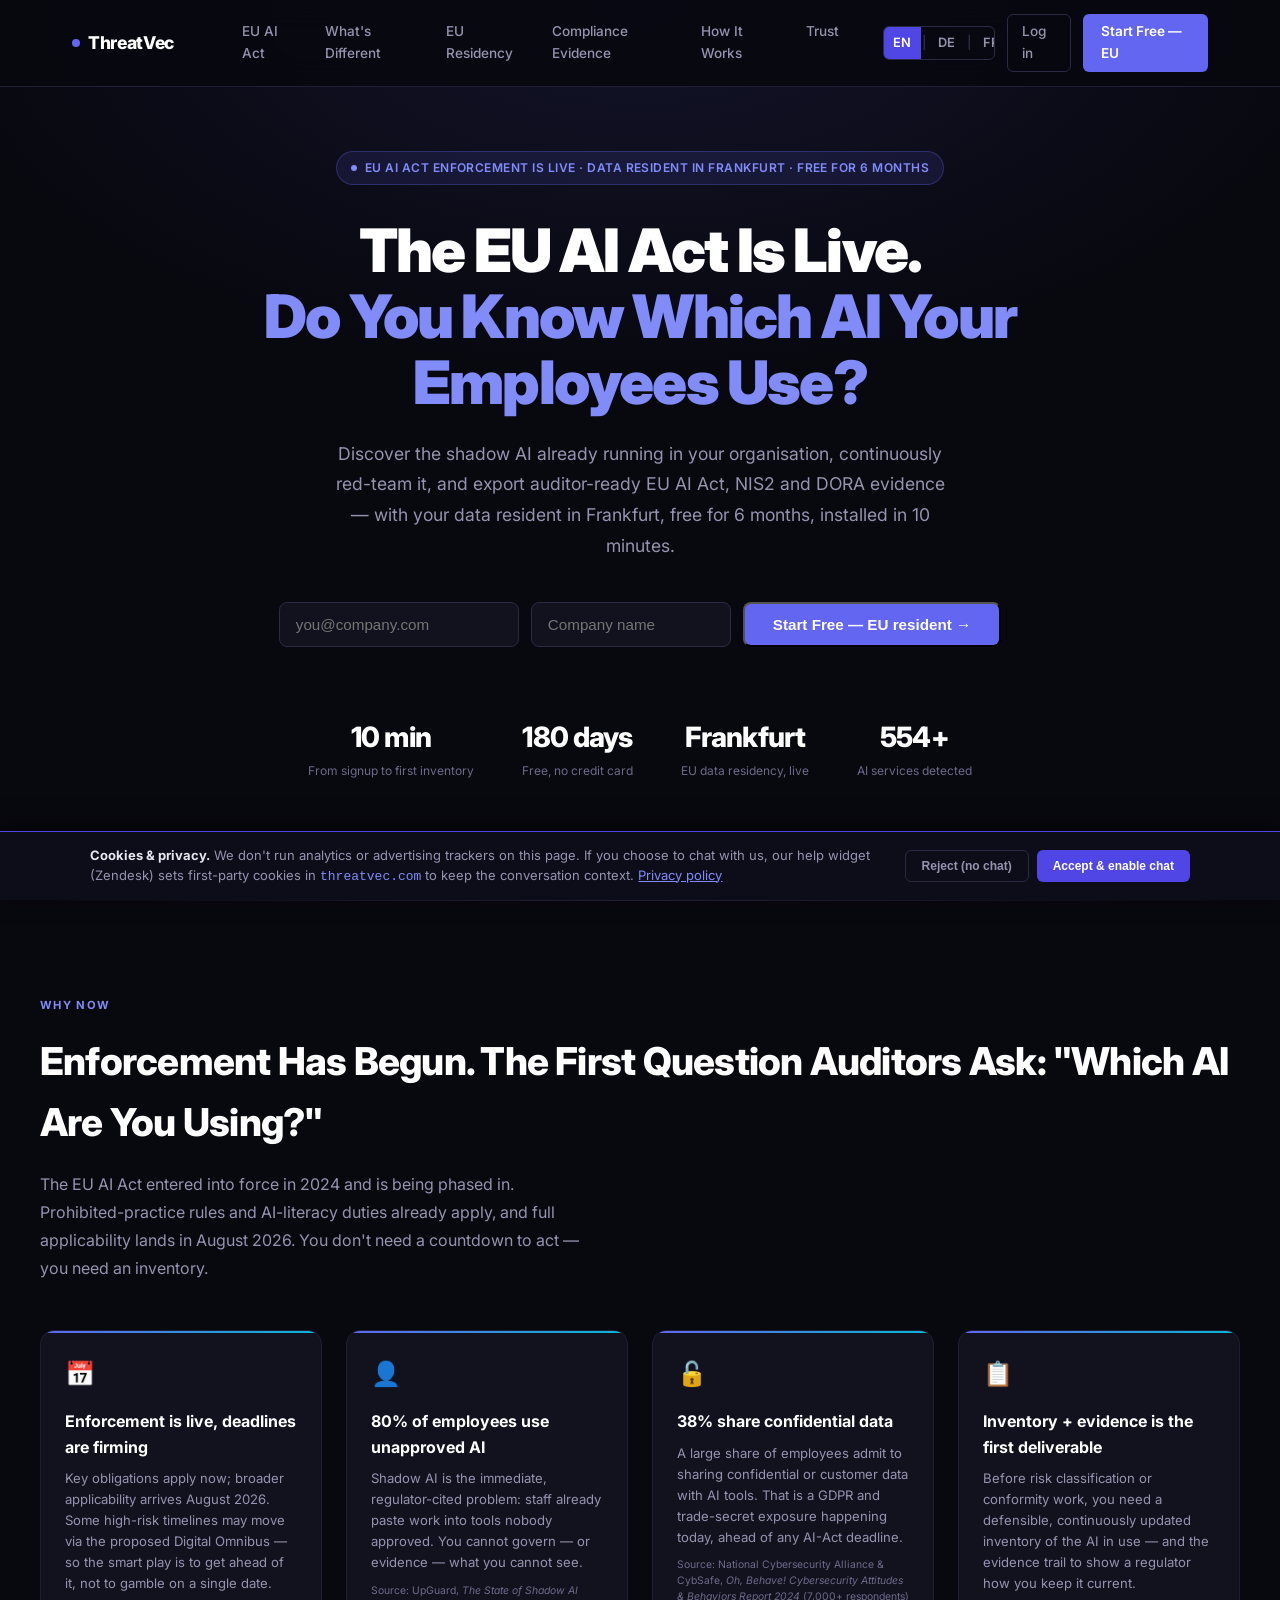
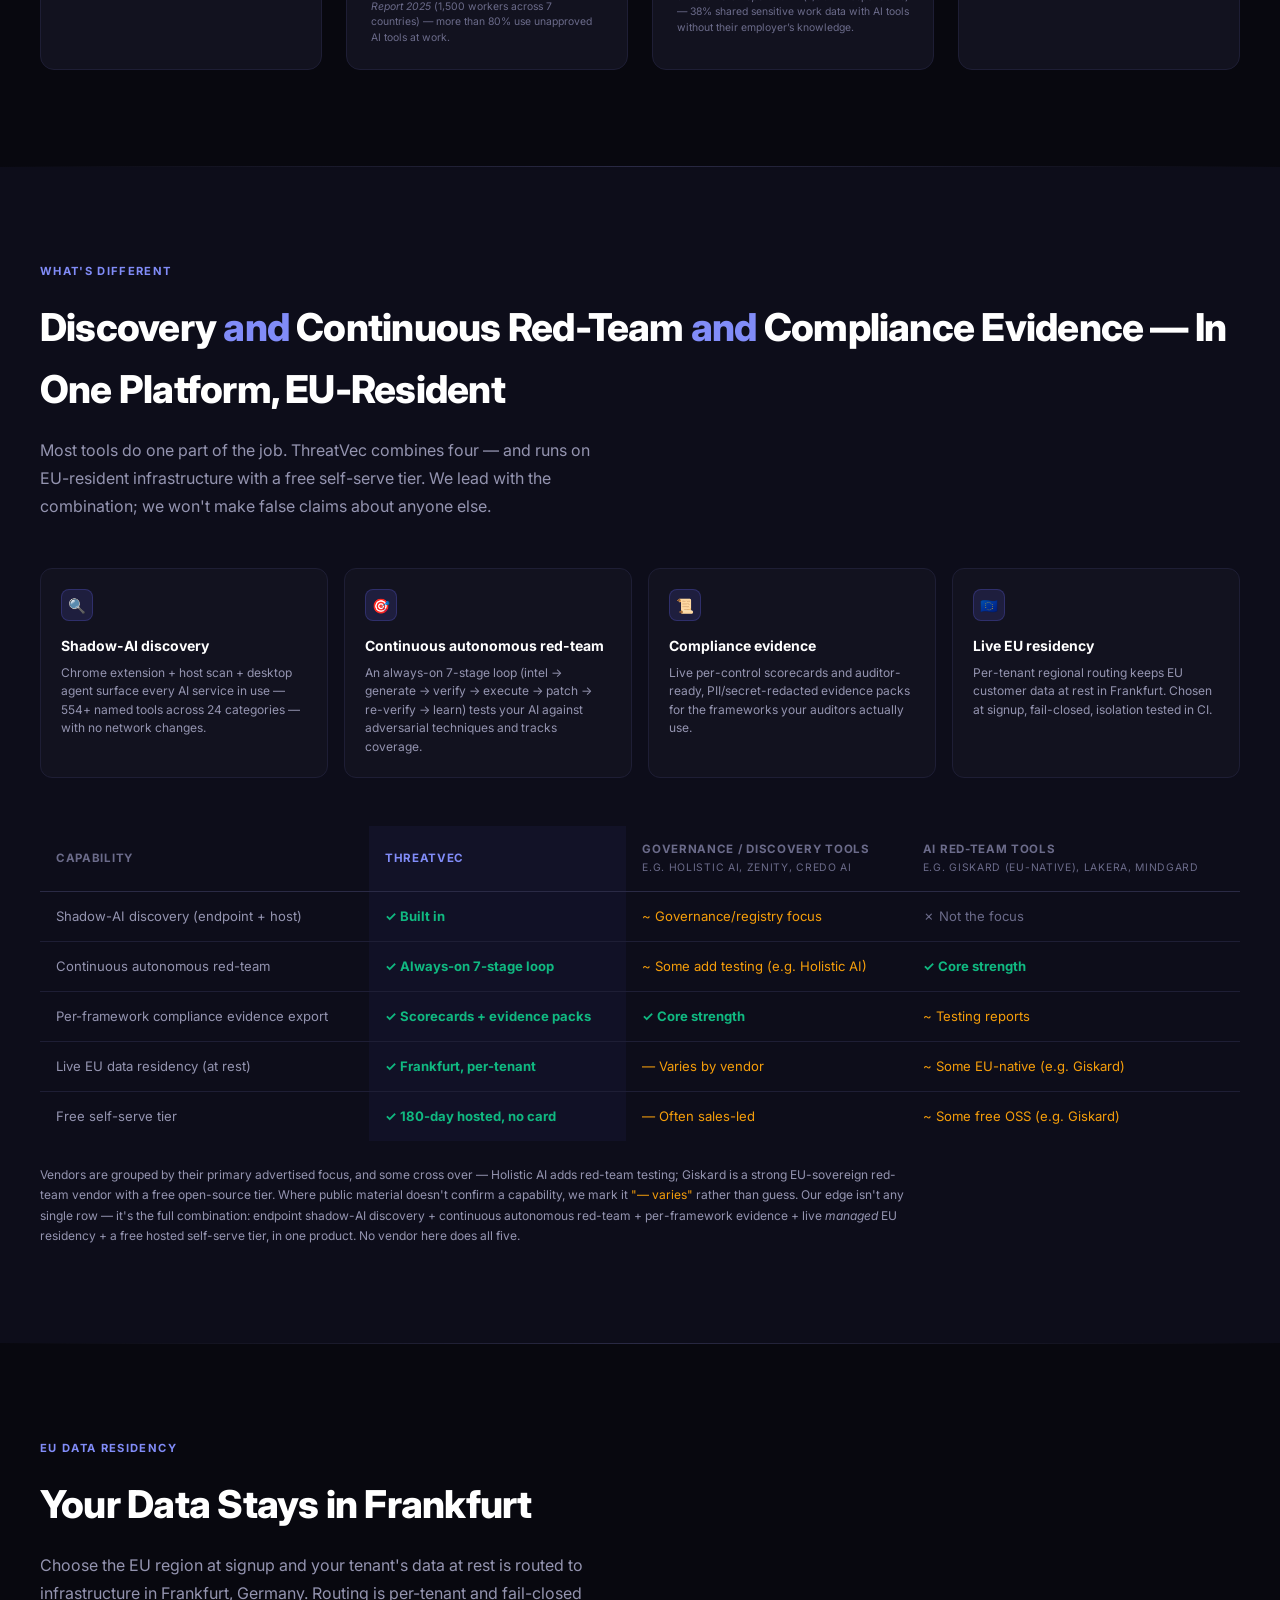
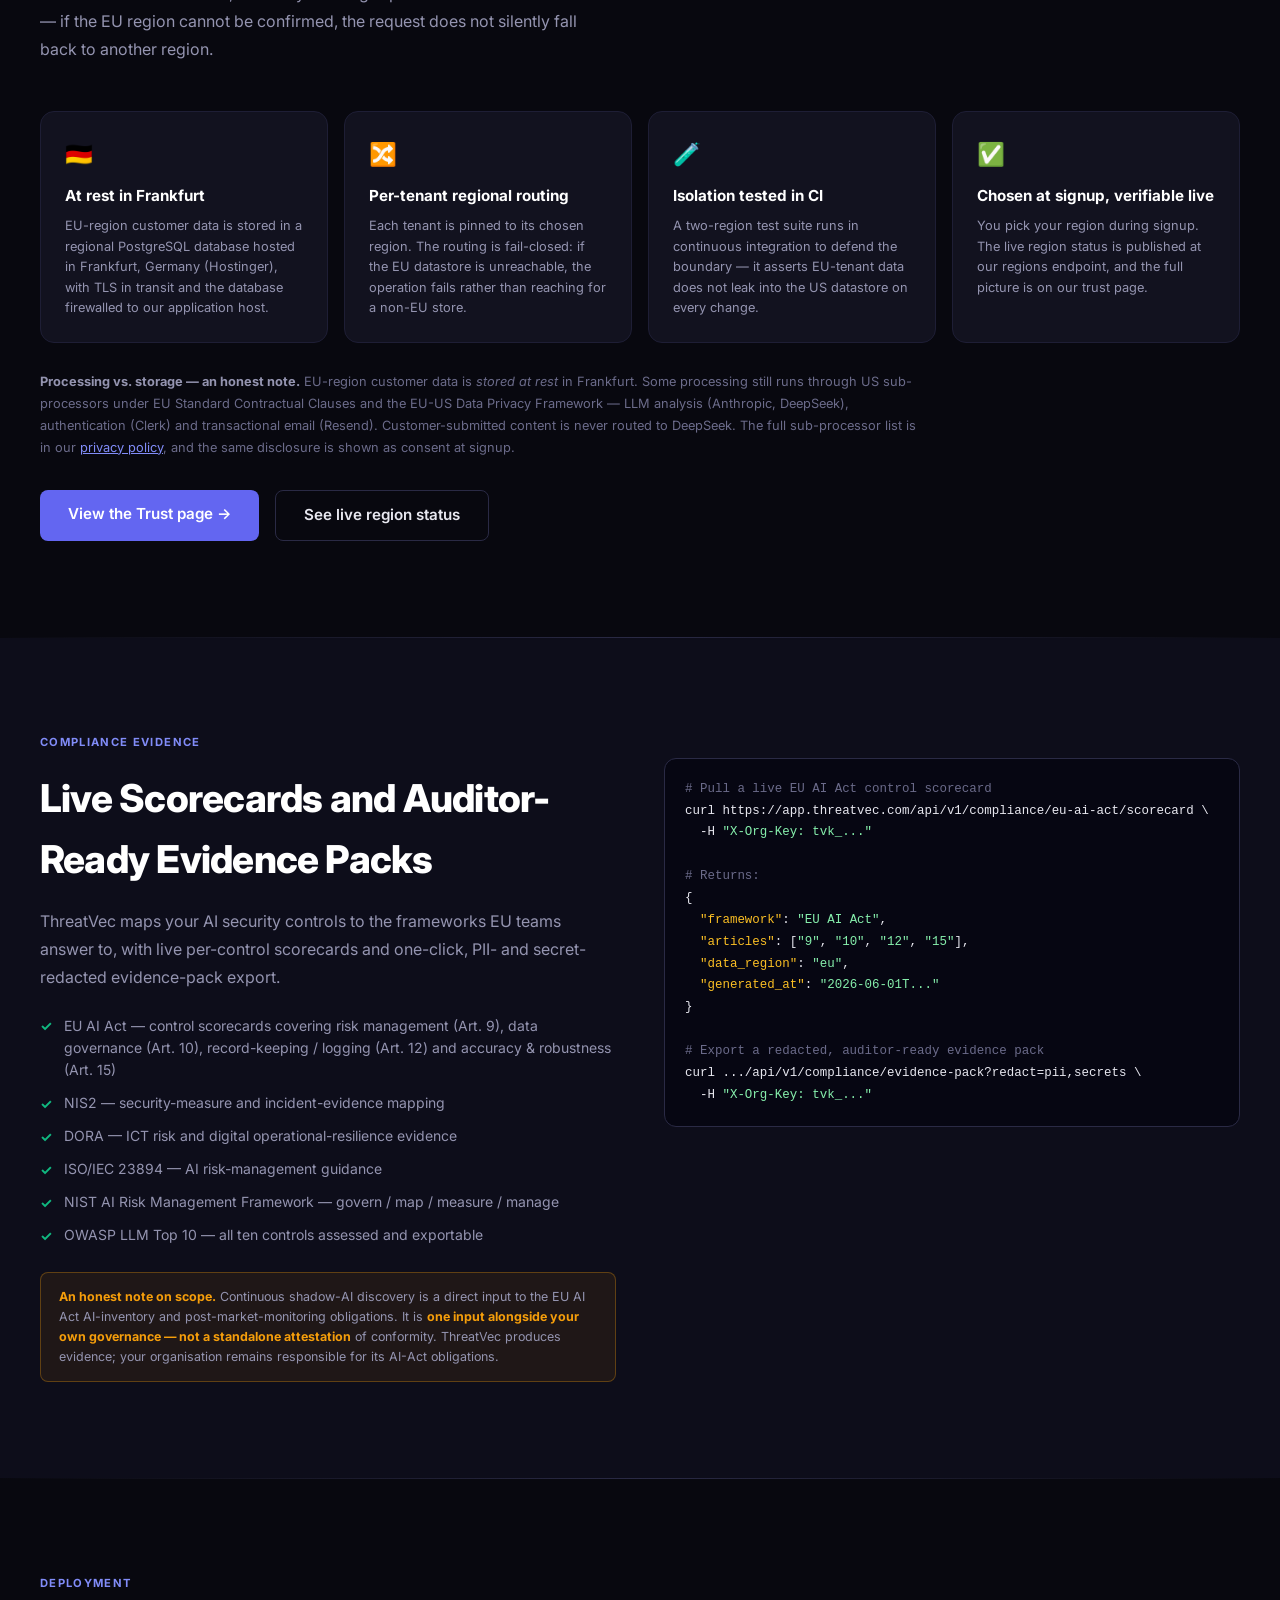
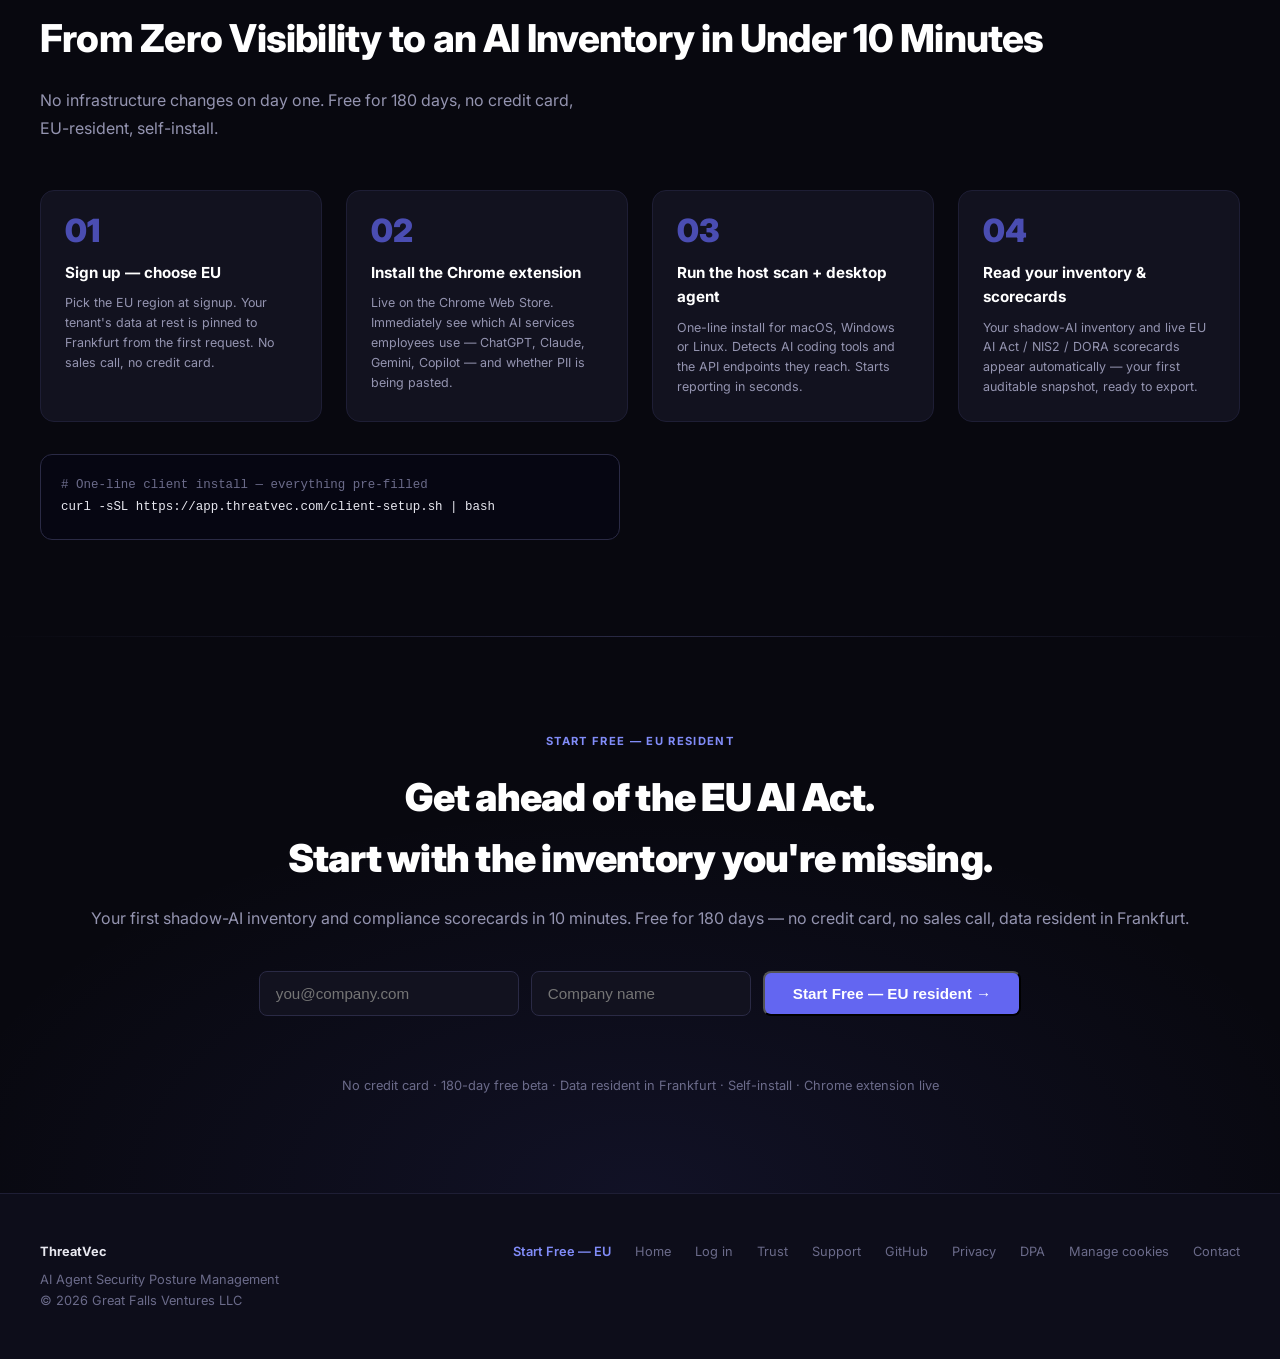
<file: eu/index.html>
<!DOCTYPE html>
<html lang="en">
<head>
<meta charset="UTF-8"/>
<meta name="viewport" content="width=device-width,initial-scale=1"/>
<title>EU AI Act Readiness — Discover &amp; Govern Shadow AI | ThreatVec</title>
<meta name="description" content="Discover shadow AI, continuously red-team it, and export auditor-ready EU AI Act, NIS2 and DORA evidence — with your data resident in Frankfurt. Free for 6 months, installed in 10 minutes."/>
<link rel="canonical" href="https://threatvec.com/eu/"/>
<!-- hreflang: every language page points at all three + x-default -->
<link rel="alternate" hreflang="en" href="https://threatvec.com/eu/"/>
<link rel="alternate" hreflang="de" href="https://threatvec.com/eu/de/"/>
<link rel="alternate" hreflang="fr" href="https://threatvec.com/eu/fr/"/>
<link rel="alternate" hreflang="x-default" href="https://threatvec.com/eu/"/>
<link rel="preconnect" href="https://fonts.googleapis.com"/>
<link href="https://fonts.googleapis.com/css2?family=Inter:wght@300;400;500;600;700;800;900&display=swap" rel="stylesheet"/>
<link rel="stylesheet" href="/assets/site.css"/>
</head>
<body>

<!-- ── NAV ── -->
<nav>
  <div class="nav-inner">
    <a href="/" class="logo"><span class="logo-dot"></span>ThreatVec</a>
    <div class="nav-links">
      <a href="#urgency">EU AI Act</a>
      <a href="#difference">What's Different</a>
      <a href="#residency">EU Residency</a>
      <a href="#compliance">Compliance Evidence</a>
      <a href="#how">How It Works</a>
      <a href="https://app.threatvec.com/trust">Trust</a>
    </div>
    <div class="nav-right">
      <!-- Language switcher — EN active on this page -->
      <div class="lang-switch" aria-label="Language">
        <a href="/eu/" class="active" hreflang="en" lang="en">EN</a><span class="sep">|</span><a href="/eu/de/" hreflang="de" lang="de">DE</a><span class="sep">|</span><a href="/eu/fr/" hreflang="fr" lang="fr">FR</a>
      </div>
      <a href="https://app.threatvec.com" class="btn-ghost">Log in</a>
      <a href="https://app.threatvec.com/signup?region=eu" class="btn-primary">Start Free — EU</a>
    </div>
  </div>
</nav>

<!-- ── HERO ── -->
<div class="hero">
  <div class="hero-inner">
    <div class="hero-badge">
      <span class="hero-badge-dot"></span>
      EU AI Act enforcement is live · Data resident in Frankfurt · Free for 6 months
    </div>
    <h1>The EU AI Act Is Live.<br><em>Do You Know Which AI Your Employees Use?</em></h1>
    <p class="hero-sub">Discover the shadow AI already running in your organisation, continuously red-team it, and export auditor-ready EU AI Act, NIS2 and DORA evidence — with your data resident in Frankfurt, free for 6 months, installed in 10 minutes.</p>

    <!-- Inline signup form — same working form + JS as the main site,
         POSTs to the app signup API. EU pages default data_region:'eu'. -->
    <form id="hero-form" style="display:flex;gap:.75rem;justify-content:center;flex-wrap:wrap;margin-bottom:1.25rem" onsubmit="heroSignup(event)">
      <input id="hero-email" type="email" placeholder="you@company.com" required
             style="padding:.75rem 1rem;border-radius:.5rem;border:1.5px solid var(--border2);background:var(--bg3);color:var(--text);font-size:.95rem;width:240px;outline:none;transition:border .15s"
             onfocus="this.style.borderColor='var(--accent)'" onblur="this.style.borderColor='var(--border2)'">
      <input id="hero-org" type="text" placeholder="Company name" required
             style="padding:.75rem 1rem;border-radius:.5rem;border:1.5px solid var(--border2);background:var(--bg3);color:var(--text);font-size:.95rem;width:200px;outline:none;transition:border .15s"
             onfocus="this.style.borderColor='var(--accent)'" onblur="this.style.borderColor='var(--border2)'">
      <button type="submit" id="hero-btn" class="btn-lg btn-lg-primary" style="white-space:nowrap">
        Start Free — EU resident →
      </button>
    </form>
    <div id="hero-msg" style="min-height:1.5rem;font-size:.85rem;color:var(--muted2);margin-bottom:1.5rem;text-align:center"></div>

    <div class="hero-stats">
      <div><div class="hero-stat-num">10 min</div><div class="hero-stat-label">From signup to first inventory</div></div>
      <div><div class="hero-stat-num">180 days</div><div class="hero-stat-label">Free, no credit card</div></div>
      <div><div class="hero-stat-num">Frankfurt</div><div class="hero-stat-label">EU data residency, live</div></div>
      <div><div class="hero-stat-num">554+</div><div class="hero-stat-label">AI services detected</div></div>
    </div>

    <script>
    // EU hero signup — defaults the region to 'eu'. On any backend rejection
    // we hand off to the full /signup form (consent + region picker) rather
    // than trapping the user on a partial form.
    async function heroSignup(e) {
      e.preventDefault();
      const btn = document.getElementById('hero-btn');
      const msg = document.getElementById('hero-msg');
      const email = document.getElementById('hero-email').value.trim();
      const org   = document.getElementById('hero-org').value.trim();
      btn.textContent = 'Setting up…';
      btn.disabled = true;
      // EU trials require explicit US-transfer consent (GDPR Art. 13(1)(f)),
      // collected on the full signup page — so carry the prospect there with
      // EU preselected (?region=eu) instead of POSTing a consent-less signup
      // the server correctly rejects with 422.
      window.location.href = `https://app.threatvec.com/signup?region=eu&email=${encodeURIComponent(email)}&org=${encodeURIComponent(org)}`;
    }
    </script>
  </div>
</div>

<div class="divider" style="max-width:1200px;"></div>

<!-- ── URGENCY (handled honestly — no countdown to a contested date) ── -->
<section id="urgency">
  <div class="section-inner">
    <div class="section-label">Why Now</div>
    <h2 class="section-title">Enforcement Has Begun. The First Question Auditors Ask: "Which AI Are You Using?"</h2>
    <p class="section-sub">The EU AI Act entered into force in 2024 and is being phased in. Prohibited-practice rules and AI-literacy duties already apply, and full applicability lands in August 2026. You don't need a countdown to act — you need an inventory.</p>
    <div class="threat-grid">
      <div class="threat-card">
        <div class="threat-icon">📅</div>
        <div class="threat-title">Enforcement is live, deadlines are firming</div>
        <div class="threat-desc">Key obligations apply now; broader applicability arrives August 2026. Some high-risk timelines may move via the proposed Digital Omnibus — so the smart play is to get ahead of it, not to gamble on a single date.</div>
      </div>
      <div class="threat-card">
        <div class="threat-icon">👤</div>
        <div class="threat-title">80% of employees use unapproved AI</div>
        <div class="threat-desc">Shadow AI is the immediate, regulator-cited problem: staff already paste work into tools nobody approved. You cannot govern — or evidence — what you cannot see.
          <span style="display:block;margin-top:.6rem;font-size:.65rem;color:var(--muted);line-height:1.5;">Source: UpGuard, <em>The State of Shadow AI Report 2025</em> (1,500 workers across 7 countries) — more than 80% use unapproved AI tools at work.</span></div>
      </div>
      <div class="threat-card">
        <div class="threat-icon">🔓</div>
        <div class="threat-title">38% share confidential data</div>
        <div class="threat-desc">A large share of employees admit to sharing confidential or customer data with AI tools. That is a GDPR and trade-secret exposure happening today, ahead of any AI-Act deadline.
          <span style="display:block;margin-top:.6rem;font-size:.65rem;color:var(--muted);line-height:1.5;">Source: National Cybersecurity Alliance &amp; CybSafe, <em>Oh, Behave! Cybersecurity Attitudes &amp; Behaviors Report 2024</em> (7,000+ respondents) — 38% shared sensitive work data with AI tools without their employer’s knowledge.</span></div>
      </div>
      <div class="threat-card">
        <div class="threat-icon">📋</div>
        <div class="threat-title">Inventory + evidence is the first deliverable</div>
        <div class="threat-desc">Before risk classification or conformity work, you need a defensible, continuously updated inventory of the AI in use — and the evidence trail to show a regulator how you keep it current.</div>
      </div>
    </div>
  </div>
</section>

<div class="divider"></div>

<!-- ── DIFFERENTIATION ── -->
<section id="difference" style="background:var(--bg2);">
  <div class="section-inner">
    <div class="section-label">What's Different</div>
    <h2 class="section-title">Discovery <em style="font-style:normal;color:var(--accent2)">and</em> Continuous Red-Team <em style="font-style:normal;color:var(--accent2)">and</em> Compliance Evidence — In One Platform, EU-Resident</h2>
    <p class="section-sub">Most tools do one part of the job. ThreatVec combines four — and runs on EU-resident infrastructure with a free self-serve tier. We lead with the combination; we won't make false claims about anyone else.</p>
    <div class="features-grid">
      <div class="feature-card">
        <div class="feature-icon">🔍</div>
        <div class="feature-title">Shadow-AI discovery</div>
        <div class="feature-desc">Chrome extension + host scan + desktop agent surface every AI service in use — 554+ named tools across 24 categories — with no network changes.</div>
      </div>
      <div class="feature-card">
        <div class="feature-icon">🎯</div>
        <div class="feature-title">Continuous autonomous red-team</div>
        <div class="feature-desc">An always-on 7-stage loop (intel → generate → verify → execute → patch → re-verify → learn) tests your AI against adversarial techniques and tracks coverage.</div>
      </div>
      <div class="feature-card">
        <div class="feature-icon">📜</div>
        <div class="feature-title">Compliance evidence</div>
        <div class="feature-desc">Live per-control scorecards and auditor-ready, PII/secret-redacted evidence packs for the frameworks your auditors actually use.</div>
      </div>
      <div class="feature-card">
        <div class="feature-icon">🇪🇺</div>
        <div class="feature-title">Live EU residency</div>
        <div class="feature-desc">Per-tenant regional routing keeps EU customer data at rest in Frankfurt. Chosen at signup, fail-closed, isolation tested in CI.</div>
      </div>
    </div>

    <div class="compare-wrap">
      <table>
        <thead>
          <tr>
            <th>Capability</th>
            <th class="highlight">ThreatVec</th>
            <th>Governance / discovery tools <span style="font-weight:400;color:var(--muted);font-size:.65rem;display:block;margin-top:.15rem">e.g. Holistic AI, Zenity, Credo AI</span></th>
            <th>AI red-team tools <span style="font-weight:400;color:var(--muted);font-size:.65rem;display:block;margin-top:.15rem">e.g. Giskard (EU-native), Lakera, Mindgard</span></th>
          </tr>
        </thead>
        <tbody>
          <tr><td>Shadow-AI discovery (endpoint + host)</td><td class="highlight yes">✓ Built in</td><td class="partial">~ Governance/registry focus</td><td class="no">✗ Not the focus</td></tr>
          <tr><td>Continuous autonomous red-team</td><td class="highlight yes">✓ Always-on 7-stage loop</td><td class="partial">~ Some add testing (e.g. Holistic AI)</td><td class="yes" style="color:var(--green)">✓ Core strength</td></tr>
          <tr><td>Per-framework compliance evidence export</td><td class="highlight yes">✓ Scorecards + evidence packs</td><td class="yes" style="color:var(--green)">✓ Core strength</td><td class="partial">~ Testing reports</td></tr>
          <tr><td>Live EU data residency (at rest)</td><td class="highlight yes">✓ Frankfurt, per-tenant</td><td class="partial">— Varies by vendor</td><td class="partial">~ Some EU-native (e.g. Giskard)</td></tr>
          <tr><td>Free self-serve tier</td><td class="highlight yes">✓ 180-day hosted, no card</td><td class="partial">— Often sales-led</td><td class="partial">~ Some free OSS (e.g. Giskard)</td></tr>
        </tbody>
      </table>
    </div>
    <p style="margin-top:1.5rem;font-size:.75rem;color:var(--muted2);max-width:880px;line-height:1.7;">
      Vendors are grouped by their primary advertised focus, and some cross over — Holistic AI adds red-team testing; Giskard is a strong EU-sovereign red-team vendor with a free open-source tier. Where public material doesn't confirm a capability, we mark it <span style="color:var(--amber)">"— varies"</span> rather than guess. Our edge isn't any single row — it's the full combination: endpoint shadow-AI discovery + continuous autonomous red-team + per-framework evidence + live <em>managed</em> EU residency + a free hosted self-serve tier, in one product. No vendor here does all five.
    </p>
  </div>
</section>

<div class="divider"></div>

<!-- ── EU RESIDENCY PROOF ── -->
<section id="residency">
  <div class="section-inner">
    <div class="section-label">EU Data Residency</div>
    <h2 class="section-title">Your Data Stays in Frankfurt</h2>
    <p class="section-sub">Choose the EU region at signup and your tenant's data at rest is routed to infrastructure in Frankfurt, Germany. Routing is per-tenant and fail-closed — if the EU region cannot be confirmed, the request does not silently fall back to another region.</p>
    <div class="residency-grid">
      <div class="residency-card">
        <div class="rc-icon">🇩🇪</div>
        <div class="rc-title">At rest in Frankfurt</div>
        <div class="rc-desc">EU-region customer data is stored in a regional PostgreSQL database hosted in Frankfurt, Germany (Hostinger), with TLS in transit and the database firewalled to our application host.</div>
      </div>
      <div class="residency-card">
        <div class="rc-icon">🔀</div>
        <div class="rc-title">Per-tenant regional routing</div>
        <div class="rc-desc">Each tenant is pinned to its chosen region. The routing is fail-closed: if the EU datastore is unreachable, the operation fails rather than reaching for a non-EU store.</div>
      </div>
      <div class="residency-card">
        <div class="rc-icon">🧪</div>
        <div class="rc-title">Isolation tested in CI</div>
        <div class="rc-desc">A two-region test suite runs in continuous integration to defend the boundary — it asserts EU-tenant data does not leak into the US datastore on every change.</div>
      </div>
      <div class="residency-card">
        <div class="rc-icon">✅</div>
        <div class="rc-title">Chosen at signup, verifiable live</div>
        <div class="rc-desc">You pick your region during signup. The live region status is published at our regions endpoint, and the full picture is on our trust page.</div>
      </div>
    </div>
        <p style="margin-top:1.75rem;font-size:.8rem;color:var(--muted);line-height:1.7;max-width:880px;">
      <strong style="color:var(--muted2)">Processing vs. storage — an honest note.</strong>
      EU-region customer data is <em>stored at rest</em> in Frankfurt. Some processing still runs through US sub-processors under EU Standard Contractual Clauses and the EU-US Data Privacy Framework — LLM analysis (Anthropic, DeepSeek), authentication (Clerk) and transactional email (Resend). Customer-submitted content is never routed to DeepSeek. The full sub-processor list is in our <a href="/privacy" style="color:var(--accent2)">privacy policy</a>, and the same disclosure is shown as consent at signup.
    </p>
    <div style="margin-top:2rem;display:flex;gap:1rem;flex-wrap:wrap">
      <a href="https://app.threatvec.com/trust" class="btn-lg btn-lg-primary">View the Trust page →</a>
      <a href="https://app.threatvec.com/api/v1/regions" class="btn-lg btn-lg-outline">See live region status</a>
    </div>
  </div>
</section>

<div class="divider"></div>

<!-- ── COMPLIANCE EVIDENCE ── -->
<section id="compliance" style="background:var(--bg2);">
  <div class="section-inner">
    <div class="two-col">
      <div>
        <div class="section-label">Compliance Evidence</div>
        <h2 class="section-title">Live Scorecards and Auditor-Ready Evidence Packs</h2>
        <p class="section-sub">ThreatVec maps your AI security controls to the frameworks EU teams answer to, with live per-control scorecards and one-click, PII- and secret-redacted evidence-pack export.</p>
        <ul class="check-list">
          <li>EU AI Act — control scorecards covering risk management (Art. 9), data governance (Art. 10), record-keeping / logging (Art. 12) and accuracy &amp; robustness (Art. 15)</li>
          <li>NIS2 — security-measure and incident-evidence mapping</li>
          <li>DORA — ICT risk and digital operational-resilience evidence</li>
          <li>ISO/IEC 23894 — AI risk-management guidance</li>
          <li>NIST AI Risk Management Framework — govern / map / measure / manage</li>
          <li>OWASP LLM Top 10 — all ten controls assessed and exportable</li>
        </ul>
        <div class="caveat">
          <strong>An honest note on scope.</strong>
          Continuous shadow-AI discovery is a direct input to the EU AI Act AI-inventory and post-market-monitoring obligations. It is <strong>one input alongside your own governance — not a standalone attestation</strong> of conformity. ThreatVec produces evidence; your organisation remains responsible for its AI-Act obligations.
        </div>
      </div>
      <div>
        <div class="code-block">
          <span class="c"># Pull a live EU AI Act control scorecard</span><br>
          curl https://app.threatvec.com/api/v1/compliance/eu-ai-act/scorecard \<br>
          &nbsp;&nbsp;-H <span class="s">"X-Org-Key: tvk_..."</span><br><br>
          <span class="c"># Returns:</span><br>
          {<br>
          &nbsp;&nbsp;<span class="n">"framework"</span>: <span class="s">"EU AI Act"</span>,<br>
          &nbsp;&nbsp;<span class="n">"articles"</span>: [<span class="s">"9"</span>, <span class="s">"10"</span>, <span class="s">"12"</span>, <span class="s">"15"</span>],<br>
          &nbsp;&nbsp;<span class="n">"data_region"</span>: <span class="s">"eu"</span>,<br>
          &nbsp;&nbsp;<span class="n">"generated_at"</span>: <span class="s">"2026-06-01T..."</span><br>
          }<br><br>
          <span class="c"># Export a redacted, auditor-ready evidence pack</span><br>
          curl .../api/v1/compliance/evidence-pack?redact=pii,secrets \<br>
          &nbsp;&nbsp;-H <span class="s">"X-Org-Key: tvk_..."</span>
        </div>
      </div>
    </div>
  </div>
</section>

<div class="divider"></div>

<!-- ── HOW IT WORKS / 10-MIN CTA ── -->
<section id="how">
  <div class="section-inner">
    <div class="section-label">Deployment</div>
    <h2 class="section-title">From Zero Visibility to an AI Inventory in Under 10 Minutes</h2>
    <p class="section-sub">No infrastructure changes on day one. Free for 180 days, no credit card, EU-resident, self-install.</p>
    <div class="steps">
      <div class="step">
        <div class="step-num">01</div>
        <div class="step-title">Sign up — choose EU</div>
        <div class="step-desc">Pick the EU region at signup. Your tenant's data at rest is pinned to Frankfurt from the first request. No sales call, no credit card.</div>
      </div>
      <div class="step">
        <div class="step-num">02</div>
        <div class="step-title">Install the Chrome extension</div>
        <div class="step-desc">Live on the Chrome Web Store. Immediately see which AI services employees use — ChatGPT, Claude, Gemini, Copilot — and whether PII is being pasted.</div>
      </div>
      <div class="step">
        <div class="step-num">03</div>
        <div class="step-title">Run the host scan + desktop agent</div>
        <div class="step-desc">One-line install for macOS, Windows or Linux. Detects AI coding tools and the API endpoints they reach. Starts reporting in seconds.</div>
      </div>
      <div class="step">
        <div class="step-num">04</div>
        <div class="step-title">Read your inventory &amp; scorecards</div>
        <div class="step-desc">Your shadow-AI inventory and live EU AI Act / NIS2 / DORA scorecards appear automatically — your first auditable snapshot, ready to export.</div>
      </div>
    </div>
    <div class="code-block" style="max-width:580px;margin-top:2rem">
      <span class="c"># One-line client install — everything pre-filled</span><br>
      curl -sSL https://app.threatvec.com/client-setup.sh | bash
    </div>
  </div>
</section>

<div class="divider"></div>

<!-- ── CTA ── -->
<div class="cta-section">
  <div class="section-label" style="text-align:center">Start Free — EU Resident</div>
  <h2 class="cta-title">Get ahead of the EU AI Act.<br>Start with the inventory you're missing.</h2>
  <p class="cta-sub">Your first shadow-AI inventory and compliance scorecards in 10 minutes. Free for 180 days — no credit card, no sales call, data resident in Frankfurt.</p>

  <form id="cta-form" style="display:flex;gap:.75rem;justify-content:center;flex-wrap:wrap;margin-bottom:1rem" onsubmit="ctaSignup(event)">
    <input id="cta-email" type="email" placeholder="you@company.com" required
           style="padding:.75rem 1rem;border-radius:.5rem;border:1.5px solid var(--border2);background:var(--bg3);color:var(--text);font-size:.95rem;width:260px;outline:none;transition:border .15s"
           onfocus="this.style.borderColor='var(--accent)'" onblur="this.style.borderColor='var(--border2)'">
    <input id="cta-org" type="text" placeholder="Company name" required
           style="padding:.75rem 1rem;border-radius:.5rem;border:1.5px solid var(--border2);background:var(--bg3);color:var(--text);font-size:.95rem;width:220px;outline:none;transition:border .15s"
           onfocus="this.style.borderColor='var(--accent)'" onblur="this.style.borderColor='var(--border2)'">
    <button type="submit" id="cta-btn" class="btn-lg btn-lg-primary">Start Free — EU resident →</button>
  </form>
  <div id="cta-msg" style="min-height:1.5rem;font-size:.85rem;color:var(--muted2);text-align:center"></div>
  <p style="margin-top:1.25rem;font-size:.8rem;color:var(--muted)">No credit card · 180-day free beta · Data resident in Frankfurt · Self-install · Chrome extension live</p>

  <script>
  async function ctaSignup(e) {
    e.preventDefault();
    const btn = document.getElementById('cta-btn');
    const msg = document.getElementById('cta-msg');
    const email = document.getElementById('cta-email').value.trim();
    const org   = document.getElementById('cta-org').value.trim();
    btn.textContent = 'Setting up…';
    btn.disabled = true;
      // EU trials require explicit US-transfer consent (GDPR Art. 13(1)(f)),
      // collected on the full signup page — so carry the prospect there with
      // EU preselected (?region=eu) instead of POSTing a consent-less signup
      // the server correctly rejects with 422.
      window.location.href = `https://app.threatvec.com/signup?region=eu&email=${encodeURIComponent(email)}&org=${encodeURIComponent(org)}`;
  }
  </script>
</div>

<!-- ── FOOTER ── -->
<footer>
  <div class="footer-inner">
    <div>
      <div style="font-weight:700;color:var(--text);margin-bottom:.5rem">ThreatVec</div>
      <div>AI Agent Security Posture Management<br>© 2026 Great Falls Ventures LLC</div>
    </div>
    <div class="footer-links">
      <a href="https://app.threatvec.com/signup?region=eu" style="color:var(--accent2);font-weight:600">Start Free — EU</a>
      <a href="/">Home</a>
      <a href="https://app.threatvec.com">Log in</a>
      <a href="https://app.threatvec.com/trust">Trust</a>
      <a href="https://app.threatvec.com/support">Support</a>
      <a href="https://github.com/ThreatVecOrg">GitHub</a>
      <a href="/privacy">Privacy</a>
      <a href="https://app.threatvec.com/docs/dpa">DPA</a>
      <a href="#" id="tv-manage-cookies">Manage cookies</a>
      <a href="mailto:support@threatvec.com">Contact</a>
    </div>
  </div>
</footer>

<!-- Cookie consent banner — copied from the main site for completeness + compliance. -->
<div id="tv-cookie-banner"
     role="dialog"
     aria-modal="false"
     aria-labelledby="tv-cookie-banner-title"
     style="display:none;position:fixed;bottom:0;left:0;right:0;background:var(--bg2);border-top:1px solid var(--accent3);padding:14px 20px;z-index:200;font-size:13px;line-height:1.5;box-shadow:0 -4px 20px rgba(0,0,0,.5)">
  <div style="max-width:1100px;margin:0 auto;display:flex;align-items:center;gap:20px;flex-wrap:wrap">
    <div style="flex:1;min-width:280px;color:var(--muted2)">
      <strong id="tv-cookie-banner-title" style="color:var(--text)">Cookies &amp; privacy.</strong>
      We don't run analytics or advertising trackers on this page. If you choose to chat with us, our help widget (Zendesk) sets first-party cookies in <code style="color:var(--accent2)">threatvec.com</code> to keep the conversation context.
      <a href="/privacy" style="color:var(--accent2)" target="_blank" rel="noopener">Privacy policy</a>
    </div>
    <div style="display:flex;gap:8px;flex-wrap:wrap">
      <button id="tv-cookie-reject" type="button"
              style="padding:8px 16px;background:transparent;color:var(--muted2);border:1px solid var(--border2);border-radius:6px;cursor:pointer;font-size:12px;font-weight:600">
        Reject (no chat)
      </button>
      <button id="tv-cookie-accept" type="button"
              style="padding:8px 16px;background:var(--accent3);color:#fff;border:none;border-radius:6px;cursor:pointer;font-size:12px;font-weight:700">
        Accept &amp; enable chat
      </button>
    </div>
  </div>
</div>

<script>
(function () {
  var ZENDESK_KEY = 'a1aa92e2-6c9a-479d-826c-c165f761d3c2';

  function readConsent() {
    var m = document.cookie.match(/(?:^|;\s*)tv-cookie-consent=([^;]+)/);
    if (!m) return null;
    try { return JSON.parse(decodeURIComponent(m[1])); } catch (e) { return null; }
  }

  function writeConsent(prefs) {
    var oneYear = 60 * 60 * 24 * 365;
    document.cookie =
      'tv-cookie-consent=' + encodeURIComponent(JSON.stringify(prefs)) +
      '; Max-Age=' + oneYear + '; Path=/; SameSite=Lax' +
      (location.protocol === 'https:' ? '; Secure' : '');
  }

  function loadZendesk() {
    if (document.getElementById('ze-snippet')) return;
    var s = document.createElement('script');
    s.id = 'ze-snippet';
    s.async = true;
    s.src = 'https://static.zdassets.com/ekr/snippet.js?key=' + ZENDESK_KEY;
    document.head.appendChild(s);
  }

  function hideBanner() {
    var b = document.getElementById('tv-cookie-banner');
    if (b) b.style.display = 'none';
  }
  function showBanner() {
    var b = document.getElementById('tv-cookie-banner');
    if (b) b.style.display = 'block';
  }

  var current = readConsent();
  if (current && current.chat === true) {
    loadZendesk();
  } else if (!current) {
    showBanner();
  }

  document.getElementById('tv-cookie-accept').addEventListener('click', function () {
    writeConsent({chat: true, ts: Date.now()});
    hideBanner();
    loadZendesk();
  });
  document.getElementById('tv-cookie-reject').addEventListener('click', function () {
    writeConsent({chat: false, ts: Date.now()});
    hideBanner();
  });

  var mgr = document.getElementById('tv-manage-cookies');
  if (mgr) {
    mgr.addEventListener('click', function (e) {
      e.preventDefault();
      showBanner();
    });
  }
})();
</script>

</body>
</html>
</file>
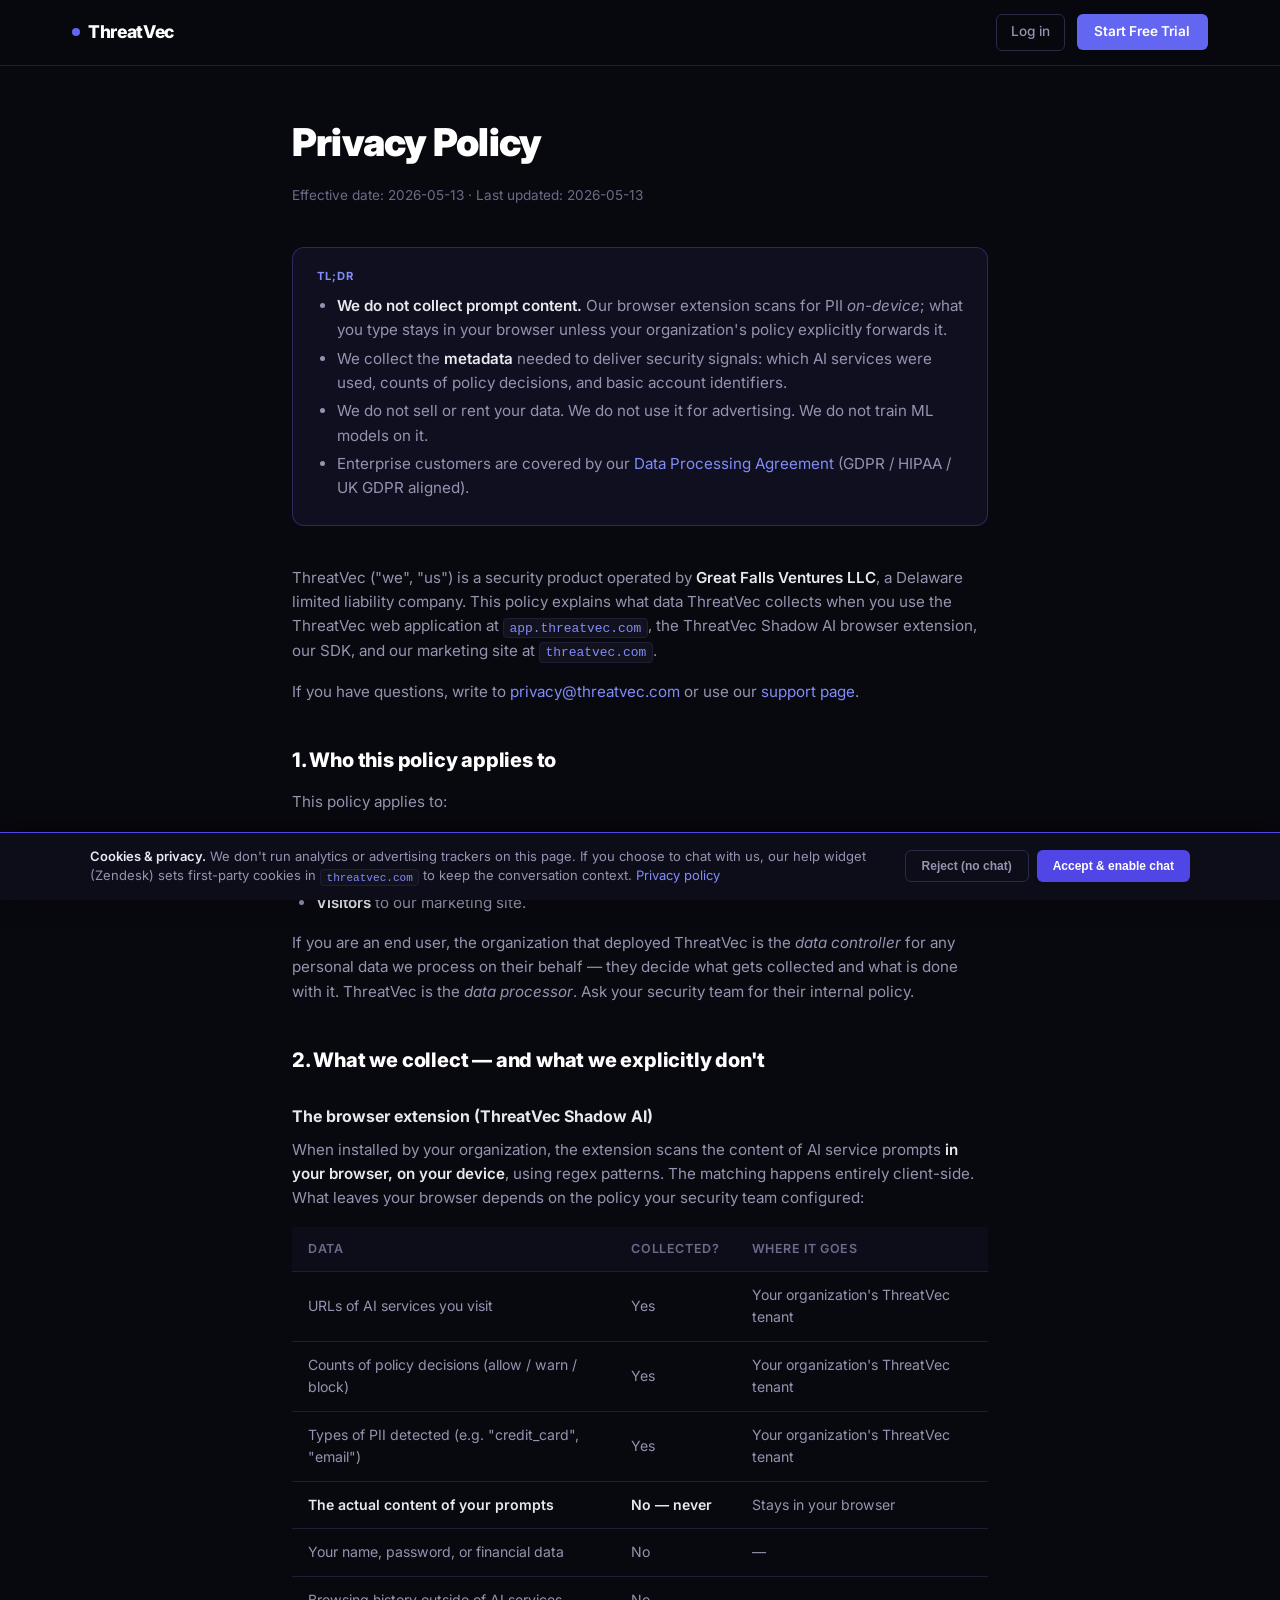
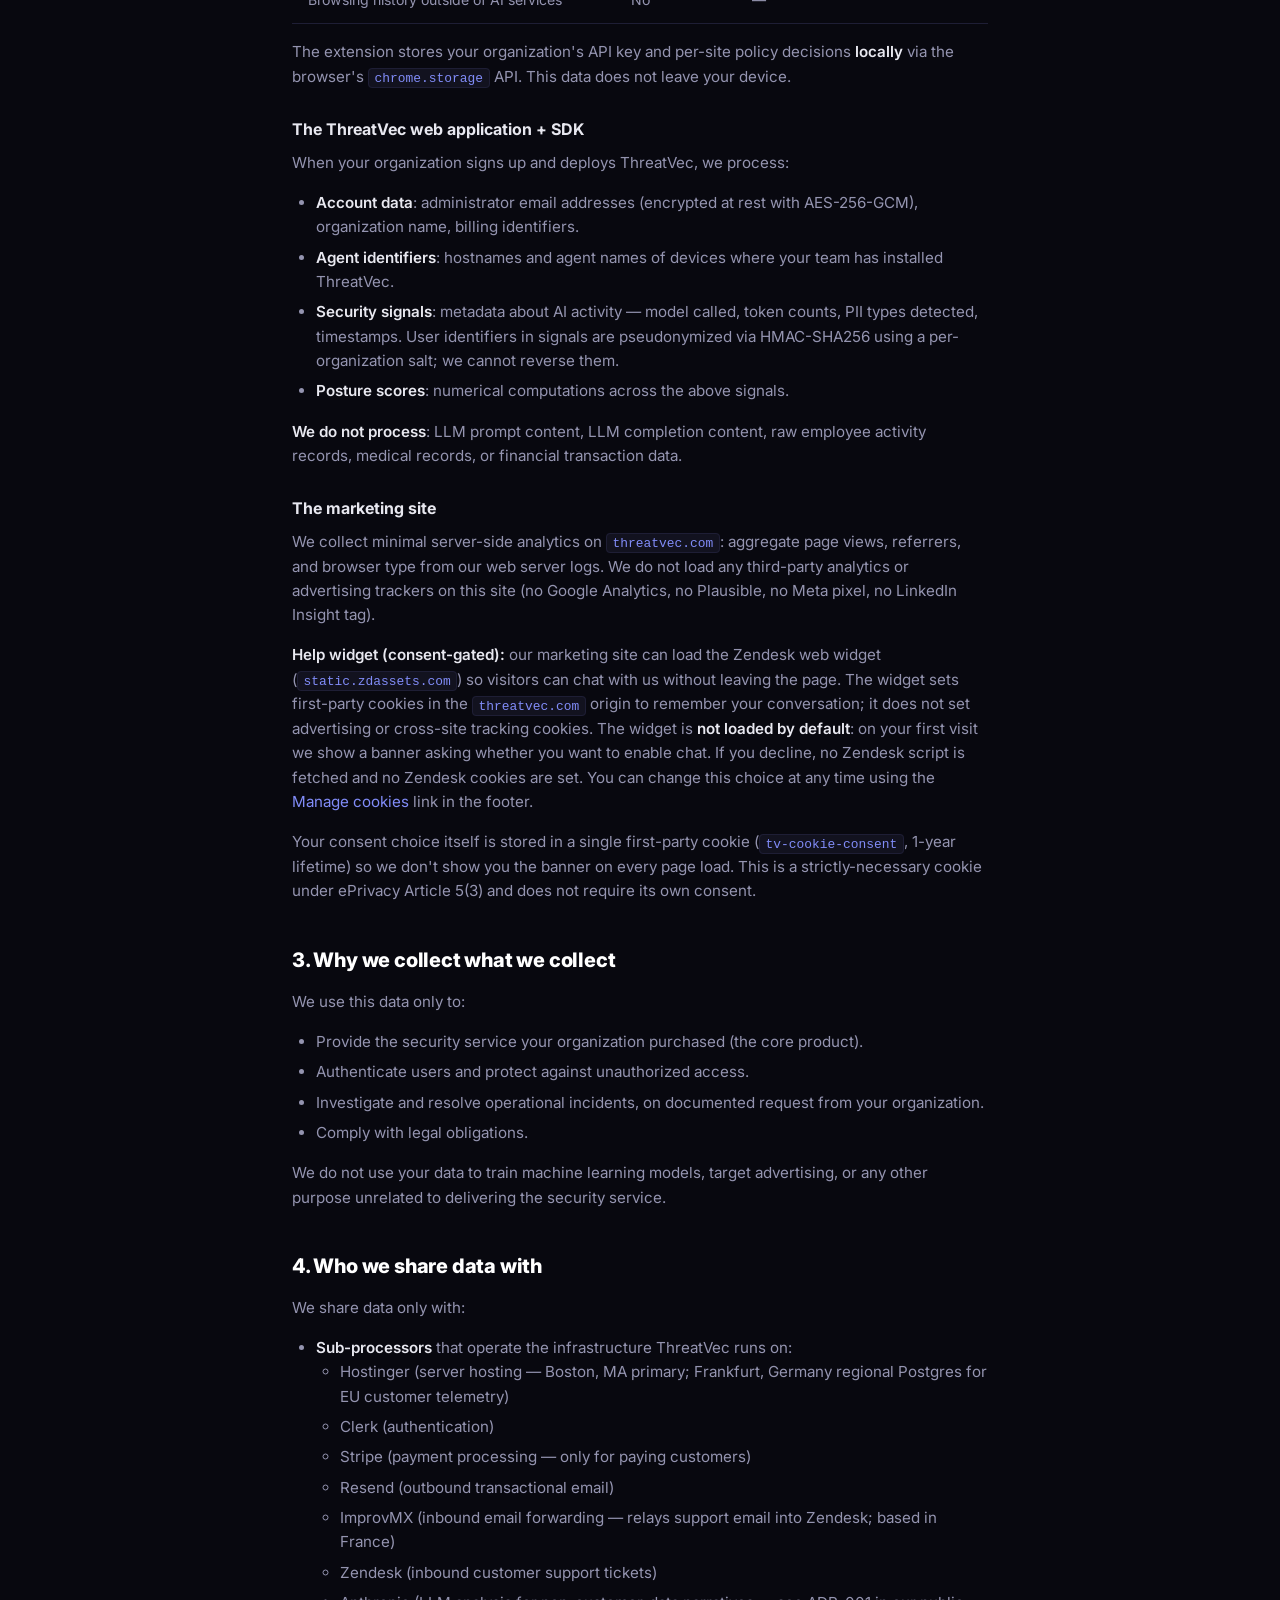
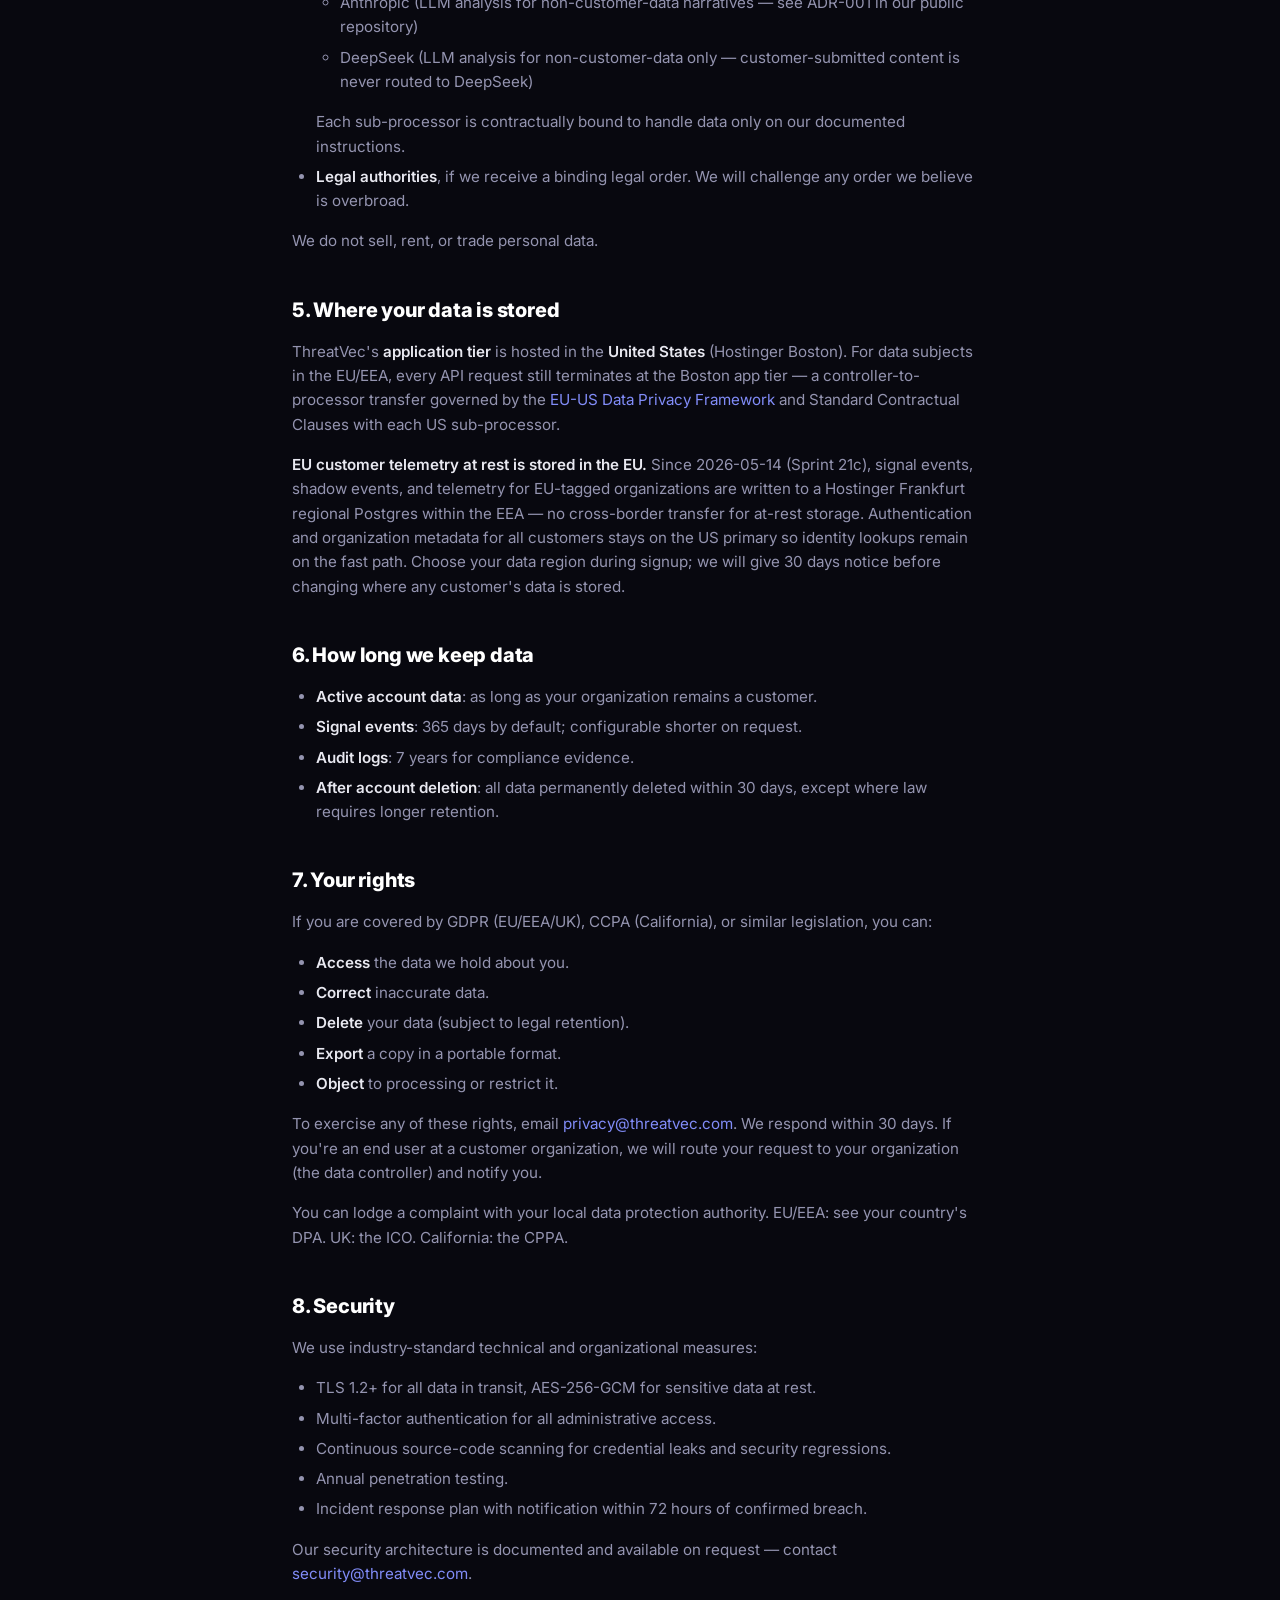
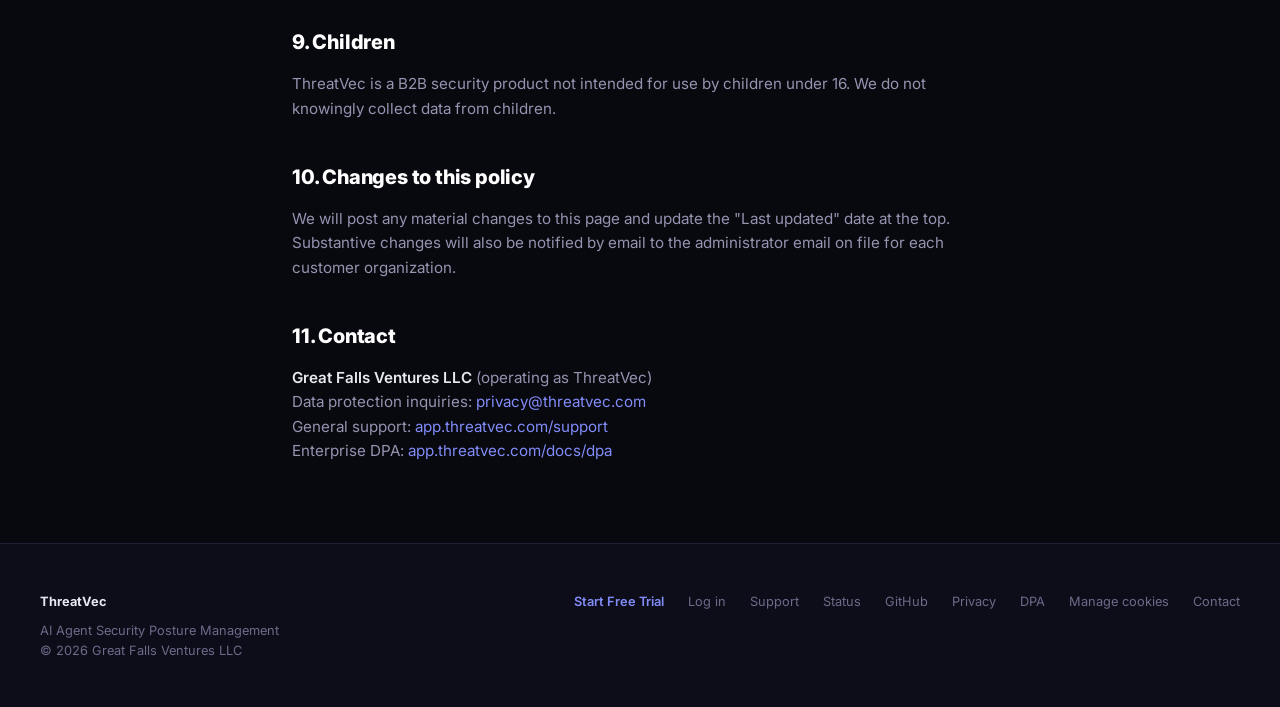
<file: privacy/index.html>
<!DOCTYPE html>
<html lang="en">
<head>
<meta charset="UTF-8"/>
<meta name="viewport" content="width=device-width,initial-scale=1"/>
<title>Privacy Policy — ThreatVec</title>
<meta name="description" content="ThreatVec privacy policy — what we collect, what we don't, and how we handle your data."/>
<link rel="preconnect" href="https://fonts.googleapis.com"/>
<link href="https://fonts.googleapis.com/css2?family=Inter:wght@300;400;500;600;700;800;900&display=swap" rel="stylesheet"/>
<style>
*{margin:0;padding:0;box-sizing:border-box;}
:root{
  --bg:#08080f;
  --bg2:#0d0d1a;
  --bg3:#12121f;
  --border:#1e1e35;
  --border2:#2a2a45;
  --text:#e8e8f0;
  --muted:#6b6b8a;
  --muted2:#9494b0;
  --accent:#6366f1;
  --accent2:#818cf8;
  --accent3:#4f46e5;
  --green:#10b981;
  --red:#ef4444;
}
html{scroll-behavior:smooth;}
body{background:var(--bg);color:var(--text);font-family:'Inter',system-ui,sans-serif;line-height:1.6;font-size:16px;overflow-x:hidden;}

nav{position:fixed;top:0;left:0;right:0;z-index:100;background:rgba(8,8,15,.85);backdrop-filter:blur(16px);border-bottom:1px solid var(--border);padding:.875rem 0;}
.nav-inner{max-width:1200px;margin:0 auto;padding:0 2rem;display:flex;align-items:center;gap:2rem;}
.logo{font-size:1.1rem;font-weight:800;color:#fff;text-decoration:none;letter-spacing:-.02em;display:flex;align-items:center;gap:.5rem;}
.logo-dot{width:8px;height:8px;background:var(--accent);border-radius:50%;display:inline-block;}
.nav-right{margin-left:auto;display:flex;align-items:center;gap:.75rem;}
.btn-ghost{color:var(--muted2);text-decoration:none;font-size:.85rem;font-weight:500;padding:.4rem .875rem;border-radius:.375rem;border:1px solid var(--border2);transition:all .15s;}
.btn-ghost:hover{color:var(--text);border-color:var(--accent);}
.btn-primary{background:var(--accent);color:#fff;text-decoration:none;font-size:.85rem;font-weight:600;padding:.45rem 1.1rem;border-radius:.375rem;transition:background .15s;}
.btn-primary:hover{background:var(--accent3);}

.page{max-width:760px;margin:0 auto;padding:7rem 2rem 4rem;}
h1{font-size:clamp(1.75rem,3vw,2.5rem);font-weight:900;letter-spacing:-.02em;color:#fff;margin-bottom:.75rem;}
.meta{font-size:.85rem;color:var(--muted);margin-bottom:2.5rem;}
.tldr{background:rgba(99,102,241,.08);border:1px solid rgba(99,102,241,.3);border-radius:.75rem;padding:1.25rem 1.5rem;margin-bottom:2.5rem;}
.tldr-title{font-size:.7rem;font-weight:700;letter-spacing:.08em;text-transform:uppercase;color:var(--accent2);margin-bottom:.5rem;}
.tldr ul{margin:.5rem 0 0 1.25rem;color:var(--muted2);font-size:.95rem;}
.tldr li{margin-bottom:.25rem;}
.tldr li strong{color:var(--text);}

h2{font-size:1.25rem;font-weight:800;color:#fff;margin:2.5rem 0 .875rem;letter-spacing:-.01em;}
h3{font-size:1rem;font-weight:700;color:var(--text);margin:1.75rem 0 .5rem;}
p{color:var(--muted2);margin-bottom:1rem;font-size:.95rem;}
ul,ol{margin:0 0 1rem 1.5rem;color:var(--muted2);font-size:.95rem;}
li{margin-bottom:.375rem;}
strong{color:var(--text);font-weight:600;}
a{color:var(--accent2);text-decoration:none;}
a:hover{text-decoration:underline;}
code{background:var(--bg3);border:1px solid var(--border);border-radius:.25rem;padding:.1rem .35rem;font-family:ui-monospace,monospace;font-size:.85em;color:var(--accent2);}
table{width:100%;border-collapse:collapse;margin:1rem 0;font-size:.88rem;}
th,td{text-align:left;padding:.75rem 1rem;border-bottom:1px solid var(--border);}
th{color:var(--muted);font-weight:600;font-size:.78rem;text-transform:uppercase;letter-spacing:.05em;background:var(--bg2);}
td{color:var(--muted2);}

footer{background:var(--bg2);border-top:1px solid var(--border);padding:3rem 2rem;font-size:.8rem;color:var(--muted);}
.footer-inner{max-width:1200px;margin:0 auto;display:flex;justify-content:space-between;flex-wrap:wrap;gap:1.5rem;}
.footer-links{display:flex;gap:1.5rem;flex-wrap:wrap;}
.footer-links a{color:var(--muted);text-decoration:none;transition:color .15s;}
.footer-links a:hover{color:var(--text);}
</style>
</head>
<body>

<nav>
  <div class="nav-inner">
    <a href="/" class="logo"><span class="logo-dot"></span>ThreatVec</a>
    <div class="nav-right">
      <a href="https://app.threatvec.com" class="btn-ghost">Log in</a>
      <a href="https://app.threatvec.com/signup" class="btn-primary">Start Free Trial</a>
    </div>
  </div>
</nav>

<div class="page">

<h1>Privacy Policy</h1>
<div class="meta">Effective date: 2026-05-13 · Last updated: 2026-05-13</div>

<div class="tldr">
  <div class="tldr-title">TL;DR</div>
  <ul>
    <li><strong>We do not collect prompt content.</strong> Our browser extension scans for PII <em>on-device</em>; what you type stays in your browser unless your organization's policy explicitly forwards it.</li>
    <li>We collect the <strong>metadata</strong> needed to deliver security signals: which AI services were used, counts of policy decisions, and basic account identifiers.</li>
    <li>We do not sell or rent your data. We do not use it for advertising. We do not train ML models on it.</li>
    <li>Enterprise customers are covered by our <a href="https://app.threatvec.com/docs/dpa">Data Processing Agreement</a> (GDPR / HIPAA / UK GDPR aligned).</li>
  </ul>
</div>

<p>ThreatVec ("we", "us") is a security product operated by <strong>Great Falls Ventures LLC</strong>, a Delaware limited liability company. This policy explains what data ThreatVec collects when you use the ThreatVec web application at <code>app.threatvec.com</code>, the ThreatVec Shadow AI browser extension, our SDK, and our marketing site at <code>threatvec.com</code>.</p>

<p>If you have questions, write to <a href="mailto:privacy@threatvec.com">privacy@threatvec.com</a> or use our <a href="https://app.threatvec.com/support">support page</a>.</p>

<h2>1. Who this policy applies to</h2>
<p>This policy applies to:</p>
<ul>
  <li><strong>End users</strong> at our customers' organizations whose AI activity is monitored by ThreatVec.</li>
  <li><strong>Administrators</strong> at customer organizations who sign in to the ThreatVec web application.</li>
  <li><strong>Visitors</strong> to our marketing site.</li>
</ul>
<p>If you are an end user, the organization that deployed ThreatVec is the <em>data controller</em> for any personal data we process on their behalf — they decide what gets collected and what is done with it. ThreatVec is the <em>data processor</em>. Ask your security team for their internal policy.</p>

<h2>2. What we collect — and what we explicitly don't</h2>

<h3>The browser extension (ThreatVec Shadow AI)</h3>
<p>When installed by your organization, the extension scans the content of AI service prompts <strong>in your browser, on your device</strong>, using regex patterns. The matching happens entirely client-side. What leaves your browser depends on the policy your security team configured:</p>

<table>
  <thead><tr><th>Data</th><th>Collected?</th><th>Where it goes</th></tr></thead>
  <tbody>
    <tr><td>URLs of AI services you visit</td><td>Yes</td><td>Your organization's ThreatVec tenant</td></tr>
    <tr><td>Counts of policy decisions (allow / warn / block)</td><td>Yes</td><td>Your organization's ThreatVec tenant</td></tr>
    <tr><td>Types of PII detected (e.g. "credit_card", "email")</td><td>Yes</td><td>Your organization's ThreatVec tenant</td></tr>
    <tr><td><strong>The actual content of your prompts</strong></td><td><strong>No — never</strong></td><td>Stays in your browser</td></tr>
    <tr><td>Your name, password, or financial data</td><td>No</td><td>—</td></tr>
    <tr><td>Browsing history outside of AI services</td><td>No</td><td>—</td></tr>
  </tbody>
</table>

<p>The extension stores your organization's API key and per-site policy decisions <strong>locally</strong> via the browser's <code>chrome.storage</code> API. This data does not leave your device.</p>

<h3>The ThreatVec web application + SDK</h3>
<p>When your organization signs up and deploys ThreatVec, we process:</p>
<ul>
  <li><strong>Account data</strong>: administrator email addresses (encrypted at rest with AES-256-GCM), organization name, billing identifiers.</li>
  <li><strong>Agent identifiers</strong>: hostnames and agent names of devices where your team has installed ThreatVec.</li>
  <li><strong>Security signals</strong>: metadata about AI activity — model called, token counts, PII types detected, timestamps. User identifiers in signals are pseudonymized via HMAC-SHA256 using a per-organization salt; we cannot reverse them.</li>
  <li><strong>Posture scores</strong>: numerical computations across the above signals.</li>
</ul>
<p><strong>We do not process</strong>: LLM prompt content, LLM completion content, raw employee activity records, medical records, or financial transaction data.</p>

<h3>The marketing site</h3>
<p>We collect minimal server-side analytics on <code>threatvec.com</code>: aggregate page views, referrers, and browser type from our web server logs. We do not load any third-party analytics or advertising trackers on this site (no Google Analytics, no Plausible, no Meta pixel, no LinkedIn Insight tag).</p>
<p><strong>Help widget (consent-gated):</strong> our marketing site can load the Zendesk web widget (<code>static.zdassets.com</code>) so visitors can chat with us without leaving the page. The widget sets first-party cookies in the <code>threatvec.com</code> origin to remember your conversation; it does not set advertising or cross-site tracking cookies. The widget is <strong>not loaded by default</strong>: on your first visit we show a banner asking whether you want to enable chat. If you decline, no Zendesk script is fetched and no Zendesk cookies are set. You can change this choice at any time using the <a href="#" id="tv-priv-manage-cookies">Manage cookies</a> link in the footer.</p>
<p>Your consent choice itself is stored in a single first-party cookie (<code>tv-cookie-consent</code>, 1-year lifetime) so we don't show you the banner on every page load. This is a strictly-necessary cookie under ePrivacy Article 5(3) and does not require its own consent.</p>

<h2>3. Why we collect what we collect</h2>
<p>We use this data only to:</p>
<ul>
  <li>Provide the security service your organization purchased (the core product).</li>
  <li>Authenticate users and protect against unauthorized access.</li>
  <li>Investigate and resolve operational incidents, on documented request from your organization.</li>
  <li>Comply with legal obligations.</li>
</ul>
<p>We do not use your data to train machine learning models, target advertising, or any other purpose unrelated to delivering the security service.</p>

<h2>4. Who we share data with</h2>
<p>We share data only with:</p>
<ul>
  <li><strong>Sub-processors</strong> that operate the infrastructure ThreatVec runs on:
    <ul>
      <li>Hostinger (server hosting — Boston, MA primary; Frankfurt, Germany regional Postgres for EU customer telemetry)</li>
      <li>Clerk (authentication)</li>
      <li>Stripe (payment processing — only for paying customers)</li>
      <li>Resend (outbound transactional email)</li>
      <li>ImprovMX (inbound email forwarding — relays support email into Zendesk; based in France)</li>
      <li>Zendesk (inbound customer support tickets)</li>
      <li>Anthropic (LLM analysis for non-customer-data narratives — see ADR-001 in our public repository)</li>
      <li>DeepSeek (LLM analysis for non-customer-data only — customer-submitted content is never routed to DeepSeek)</li>
    </ul>
    Each sub-processor is contractually bound to handle data only on our documented instructions.
  </li>
  <li><strong>Legal authorities</strong>, if we receive a binding legal order. We will challenge any order we believe is overbroad.</li>
</ul>
<p>We do not sell, rent, or trade personal data.</p>

<h2>5. Where your data is stored</h2>
<p>ThreatVec's <strong>application tier</strong> is hosted in the <strong>United States</strong> (Hostinger Boston). For data subjects in the EU/EEA, every API request still terminates at the Boston app tier — a controller-to-processor transfer governed by the <a href="https://www.dataprivacyframework.gov/">EU-US Data Privacy Framework</a> and Standard Contractual Clauses with each US sub-processor.</p>
<p><strong>EU customer telemetry at rest is stored in the EU.</strong> Since 2026-05-14 (Sprint 21c), signal events, shadow events, and telemetry for EU-tagged organizations are written to a Hostinger Frankfurt regional Postgres within the EEA — no cross-border transfer for at-rest storage. Authentication and organization metadata for all customers stays on the US primary so identity lookups remain on the fast path. Choose your data region during signup; we will give 30 days notice before changing where any customer's data is stored.</p>

<h2>6. How long we keep data</h2>
<ul>
  <li><strong>Active account data</strong>: as long as your organization remains a customer.</li>
  <li><strong>Signal events</strong>: 365 days by default; configurable shorter on request.</li>
  <li><strong>Audit logs</strong>: 7 years for compliance evidence.</li>
  <li><strong>After account deletion</strong>: all data permanently deleted within 30 days, except where law requires longer retention.</li>
</ul>

<h2>7. Your rights</h2>
<p>If you are covered by GDPR (EU/EEA/UK), CCPA (California), or similar legislation, you can:</p>
<ul>
  <li><strong>Access</strong> the data we hold about you.</li>
  <li><strong>Correct</strong> inaccurate data.</li>
  <li><strong>Delete</strong> your data (subject to legal retention).</li>
  <li><strong>Export</strong> a copy in a portable format.</li>
  <li><strong>Object</strong> to processing or restrict it.</li>
</ul>
<p>To exercise any of these rights, email <a href="mailto:privacy@threatvec.com">privacy@threatvec.com</a>. We respond within 30 days. If you're an end user at a customer organization, we will route your request to your organization (the data controller) and notify you.</p>

<p>You can lodge a complaint with your local data protection authority. EU/EEA: see your country's DPA. UK: the ICO. California: the CPPA.</p>

<h2>8. Security</h2>
<p>We use industry-standard technical and organizational measures:</p>
<ul>
  <li>TLS 1.2+ for all data in transit, AES-256-GCM for sensitive data at rest.</li>
  <li>Multi-factor authentication for all administrative access.</li>
  <li>Continuous source-code scanning for credential leaks and security regressions.</li>
  <li>Annual penetration testing.</li>
  <li>Incident response plan with notification within 72 hours of confirmed breach.</li>
</ul>
<p>Our security architecture is documented and available on request — contact <a href="mailto:security@threatvec.com">security@threatvec.com</a>.</p>

<h2>9. Children</h2>
<p>ThreatVec is a B2B security product not intended for use by children under 16. We do not knowingly collect data from children.</p>

<h2>10. Changes to this policy</h2>
<p>We will post any material changes to this page and update the "Last updated" date at the top. Substantive changes will also be notified by email to the administrator email on file for each customer organization.</p>

<h2>11. Contact</h2>
<p>
  <strong>Great Falls Ventures LLC</strong> (operating as ThreatVec)<br>
  Data protection inquiries: <a href="mailto:privacy@threatvec.com">privacy@threatvec.com</a><br>
  General support: <a href="https://app.threatvec.com/support">app.threatvec.com/support</a><br>
  Enterprise DPA: <a href="https://app.threatvec.com/docs/dpa">app.threatvec.com/docs/dpa</a>
</p>

</div>

<footer>
  <div class="footer-inner">
    <div>
      <div style="font-weight:700;color:var(--text);margin-bottom:.5rem">ThreatVec</div>
      <div>AI Agent Security Posture Management<br>© 2026 Great Falls Ventures LLC</div>
    </div>
    <div class="footer-links">
      <a href="https://app.threatvec.com/signup" style="color:var(--accent2);font-weight:600">Start Free Trial</a>
      <a href="https://app.threatvec.com">Log in</a>
      <a href="https://app.threatvec.com/support">Support</a>
      <a href="https://app.threatvec.com/status">Status</a>
      <a href="https://github.com/ThreatVecOrg">GitHub</a>
      <a href="/privacy">Privacy</a>
      <a href="https://app.threatvec.com/docs/dpa">DPA</a>
      <a href="#" id="tv-manage-cookies">Manage cookies</a>
      <a href="mailto:support@threatvec.com">Contact</a>
    </div>
  </div>
</footer>

<!-- Sprint 28 — Cookie consent banner. Zendesk widget is gated behind
     explicit accept so no first-party cookies are dropped pre-consent. -->
<div id="tv-cookie-banner"
     role="dialog"
     aria-modal="false"
     aria-labelledby="tv-cookie-banner-title"
     style="display:none;position:fixed;bottom:0;left:0;right:0;background:var(--bg2);border-top:1px solid var(--accent3);padding:14px 20px;z-index:200;font-size:13px;line-height:1.5;box-shadow:0 -4px 20px rgba(0,0,0,.5)">
  <div style="max-width:1100px;margin:0 auto;display:flex;align-items:center;gap:20px;flex-wrap:wrap">
    <div style="flex:1;min-width:280px;color:var(--muted2)">
      <strong id="tv-cookie-banner-title" style="color:var(--text)">Cookies &amp; privacy.</strong>
      We don't run analytics or advertising trackers on this page. If you choose to chat with us, our help widget (Zendesk) sets first-party cookies in <code style="color:var(--accent2)">threatvec.com</code> to keep the conversation context.
      <a href="/privacy" style="color:var(--accent2)">Privacy policy</a>
    </div>
    <div style="display:flex;gap:8px;flex-wrap:wrap">
      <button id="tv-cookie-reject" type="button"
              style="padding:8px 16px;background:transparent;color:var(--muted2);border:1px solid var(--border2);border-radius:6px;cursor:pointer;font-size:12px;font-weight:600">
        Reject (no chat)
      </button>
      <button id="tv-cookie-accept" type="button"
              style="padding:8px 16px;background:var(--accent3);color:#fff;border:none;border-radius:6px;cursor:pointer;font-size:12px;font-weight:700">
        Accept &amp; enable chat
      </button>
    </div>
  </div>
</div>

<script>
(function () {
  var ZENDESK_KEY = 'a1aa92e2-6c9a-479d-826c-c165f761d3c2';

  function readConsent() {
    var m = document.cookie.match(/(?:^|;\s*)tv-cookie-consent=([^;]+)/);
    if (!m) return null;
    try { return JSON.parse(decodeURIComponent(m[1])); } catch (e) { return null; }
  }

  function writeConsent(prefs) {
    var oneYear = 60 * 60 * 24 * 365;
    document.cookie =
      'tv-cookie-consent=' + encodeURIComponent(JSON.stringify(prefs)) +
      '; Max-Age=' + oneYear + '; Path=/; SameSite=Lax' +
      (location.protocol === 'https:' ? '; Secure' : '');
  }

  function loadZendesk() {
    if (document.getElementById('ze-snippet')) return;
    var s = document.createElement('script');
    s.id = 'ze-snippet';
    s.async = true;
    s.src = 'https://static.zdassets.com/ekr/snippet.js?key=' + ZENDESK_KEY;
    document.head.appendChild(s);
  }

  function hideBanner() {
    var b = document.getElementById('tv-cookie-banner');
    if (b) b.style.display = 'none';
  }
  function showBanner() {
    var b = document.getElementById('tv-cookie-banner');
    if (b) b.style.display = 'block';
  }

  var current = readConsent();
  if (current && current.chat === true) {
    loadZendesk();
  } else if (!current) {
    showBanner();
  }

  document.getElementById('tv-cookie-accept').addEventListener('click', function () {
    writeConsent({chat: true, ts: Date.now()});
    hideBanner();
    loadZendesk();
  });
  document.getElementById('tv-cookie-reject').addEventListener('click', function () {
    writeConsent({chat: false, ts: Date.now()});
    hideBanner();
  });

  // Both the footer link and the in-body "Manage cookies" link in §2 reopen
  // the banner.
  ['tv-manage-cookies', 'tv-priv-manage-cookies'].forEach(function (id) {
    var el = document.getElementById(id);
    if (el) el.addEventListener('click', function (e) { e.preventDefault(); showBanner(); });
  });
})();
</script>

</body>
</html>
</file>
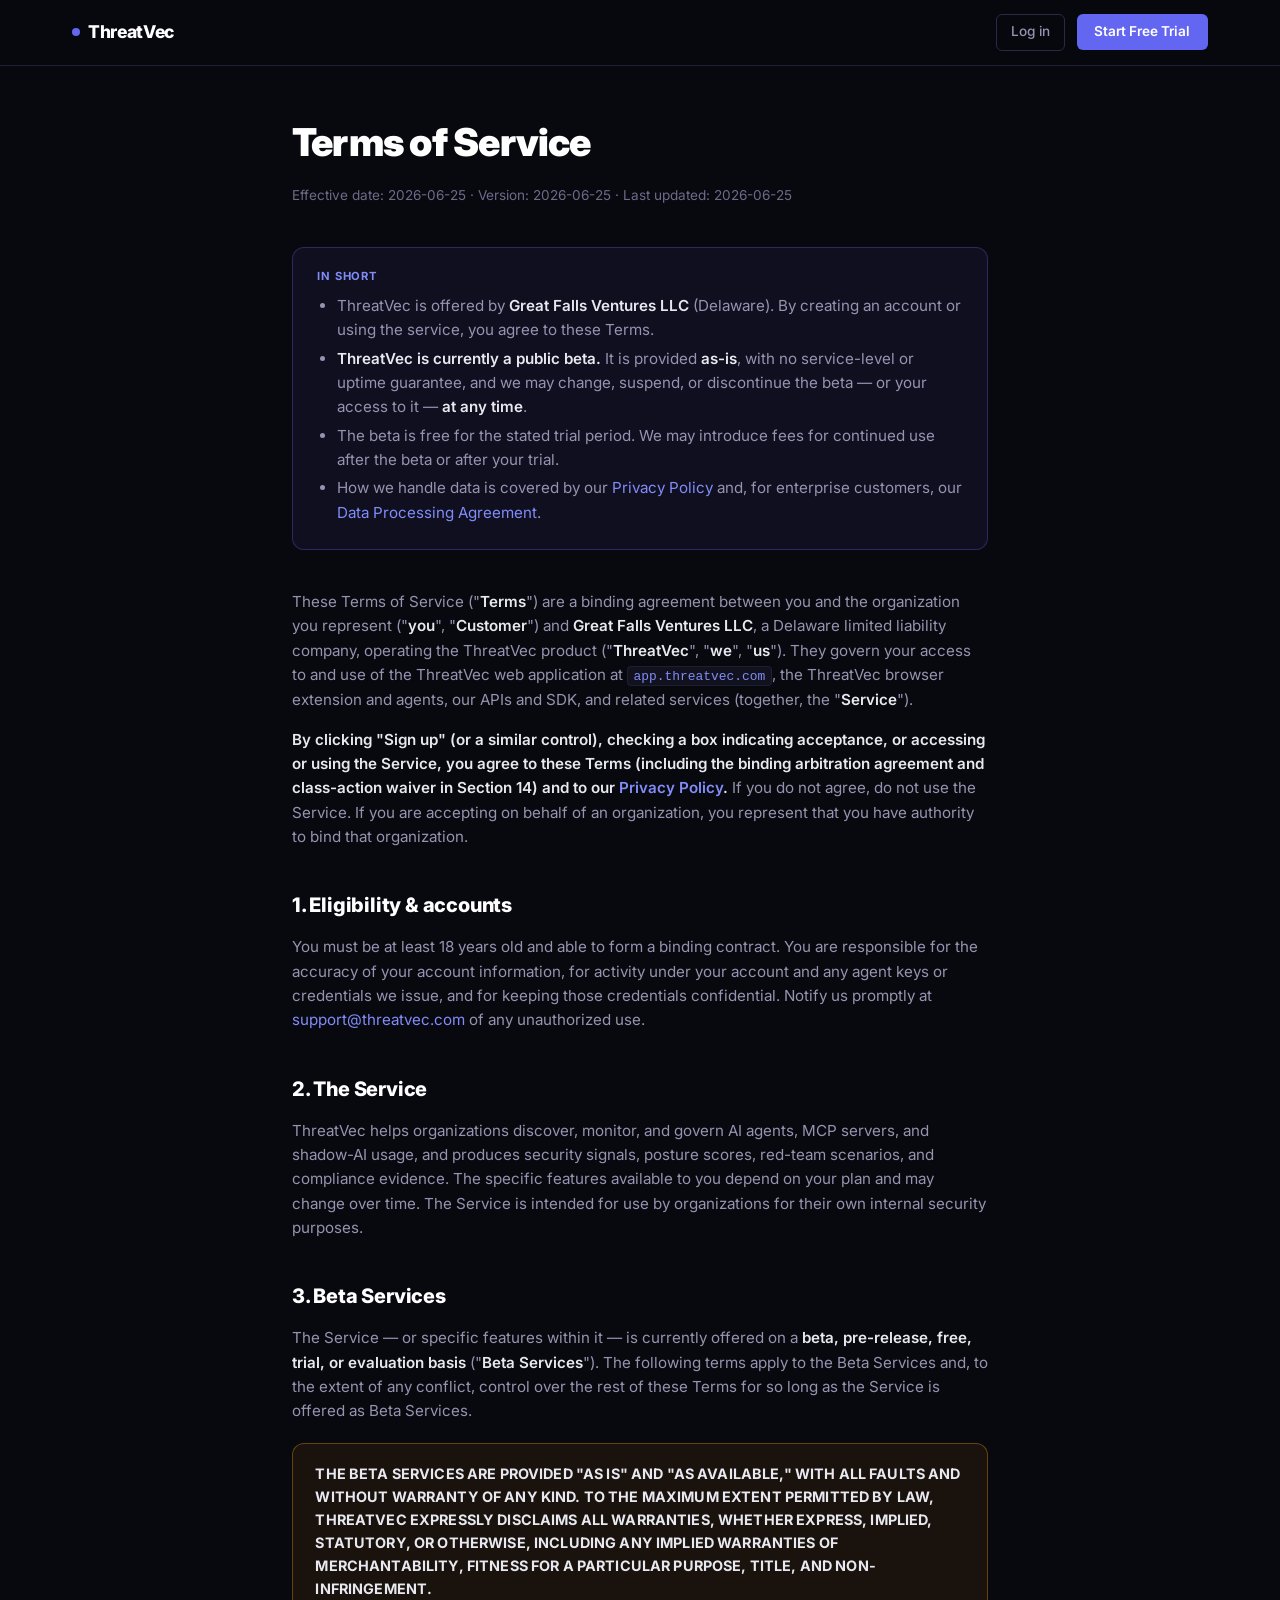
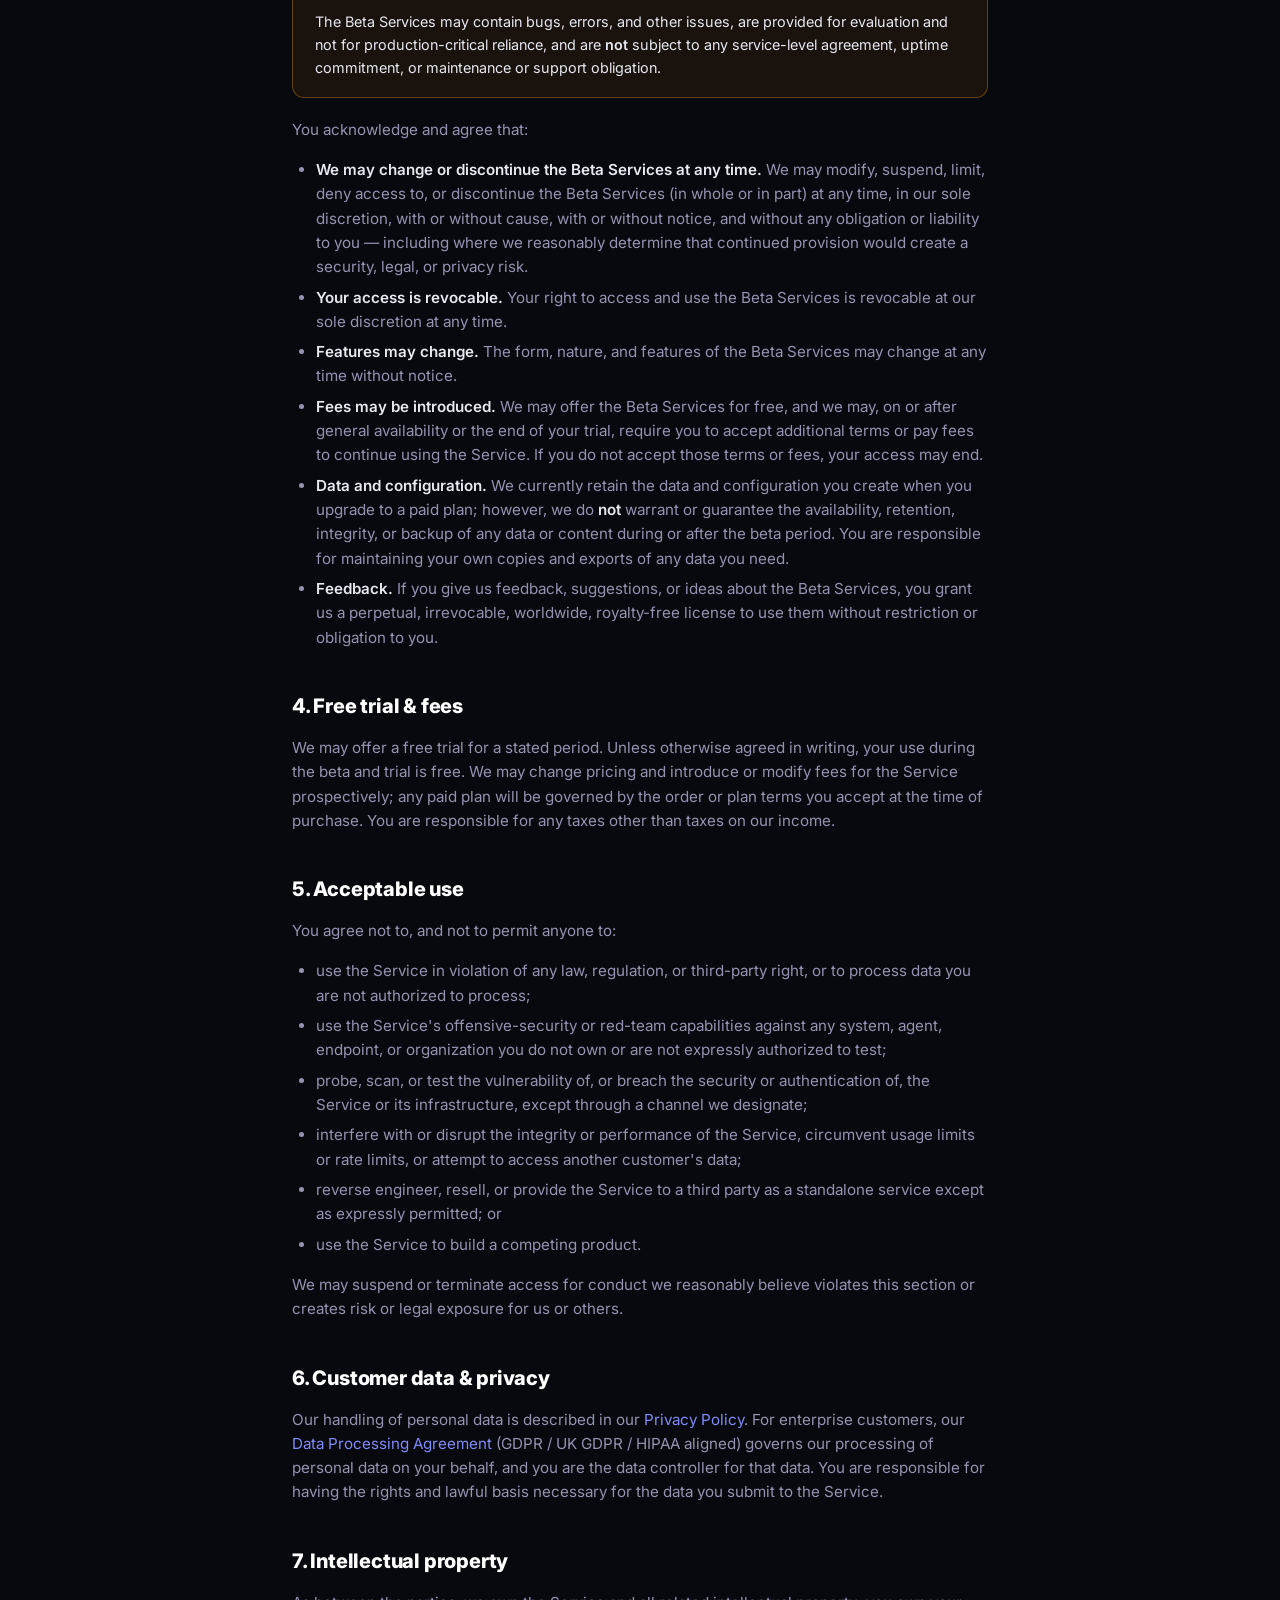
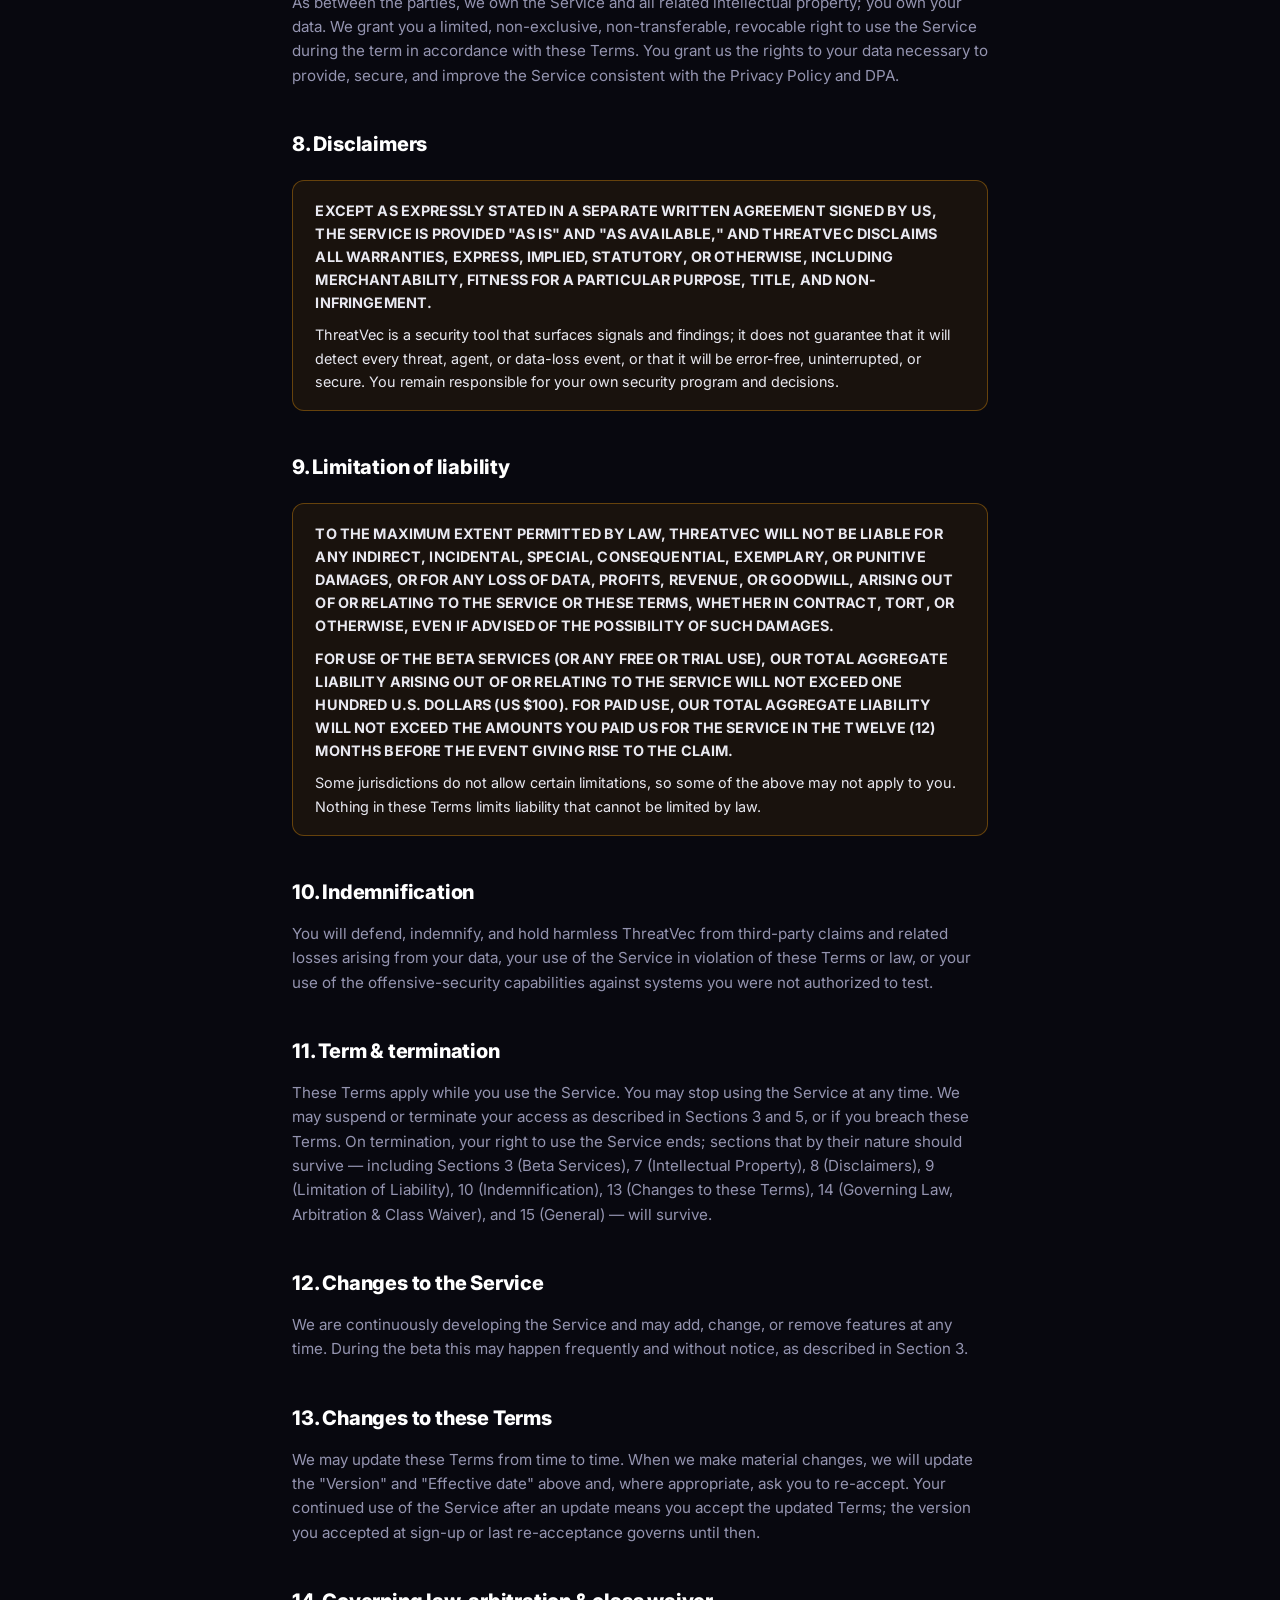
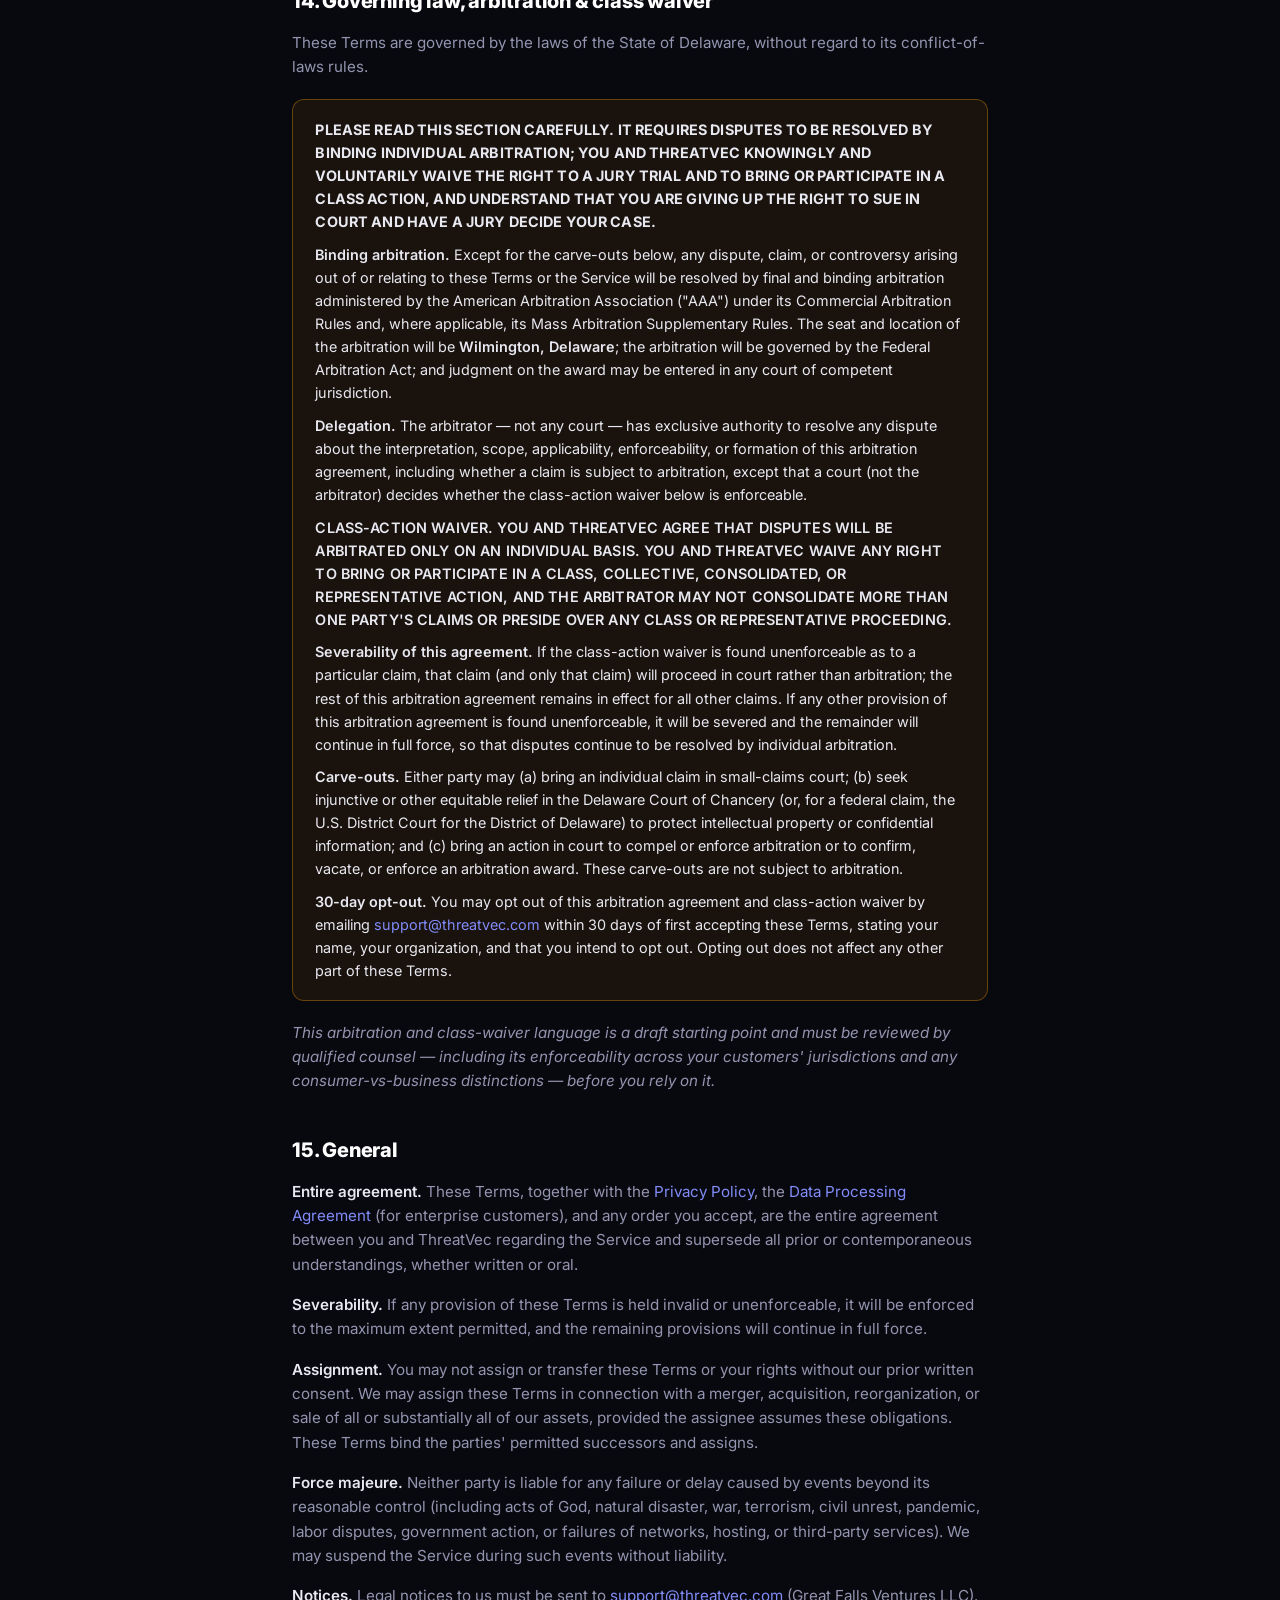
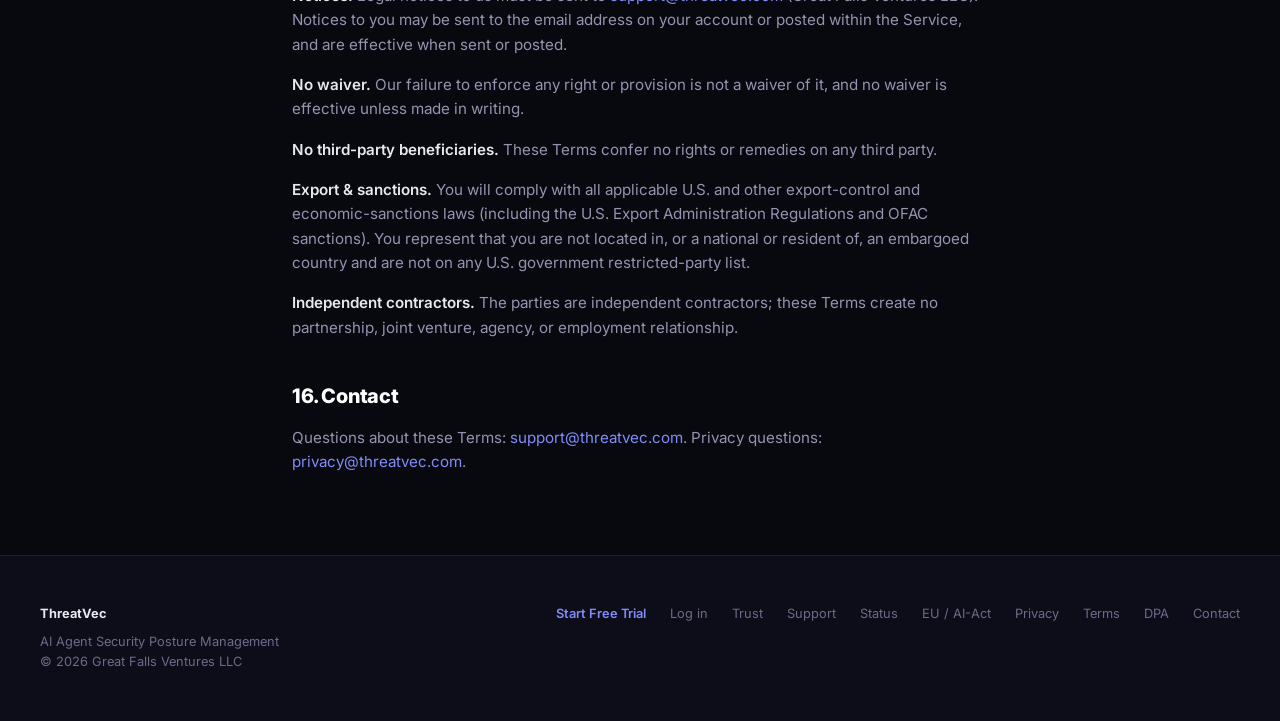
<file: terms/index.html>
<!DOCTYPE html>
<!--
  DRAFT — assistant-generated starting point, PENDING LEGAL COUNSEL REVIEW.
  Founder action: have qualified counsel review before relying on these terms,
  especially: the $100 liability cap, the warranty-disclaimer named list for the
  governing-law state, the Beta data clause, governing law / dispute resolution,
  and any consumer (vs. business) exposure. Not legal advice.
-->
<html lang="en">
<head>
<meta charset="UTF-8"/>
<meta name="viewport" content="width=device-width,initial-scale=1"/>
<title>Terms of Service — ThreatVec</title>
<meta name="description" content="ThreatVec Terms of Service, including the terms that govern the ThreatVec public beta."/>
<link rel="preconnect" href="https://fonts.googleapis.com"/>
<link href="https://fonts.googleapis.com/css2?family=Inter:wght@300;400;500;600;700;800;900&display=swap" rel="stylesheet"/>
<style>
*{margin:0;padding:0;box-sizing:border-box;}
:root{
  --bg:#08080f;
  --bg2:#0d0d1a;
  --bg3:#12121f;
  --border:#1e1e35;
  --border2:#2a2a45;
  --text:#e8e8f0;
  --muted:#6b6b8a;
  --muted2:#9494b0;
  --accent:#6366f1;
  --accent2:#818cf8;
  --accent3:#4f46e5;
  --green:#10b981;
  --amber:#f59e0b;
  --red:#ef4444;
}
html{scroll-behavior:smooth;}
body{background:var(--bg);color:var(--text);font-family:'Inter',system-ui,sans-serif;line-height:1.6;font-size:16px;overflow-x:hidden;}

nav{position:fixed;top:0;left:0;right:0;z-index:100;background:rgba(8,8,15,.85);backdrop-filter:blur(16px);border-bottom:1px solid var(--border);padding:.875rem 0;}
.nav-inner{max-width:1200px;margin:0 auto;padding:0 2rem;display:flex;align-items:center;gap:2rem;}
.logo{font-size:1.1rem;font-weight:800;color:#fff;text-decoration:none;letter-spacing:-.02em;display:flex;align-items:center;gap:.5rem;}
.logo-dot{width:8px;height:8px;background:var(--accent);border-radius:50%;display:inline-block;}
.nav-right{margin-left:auto;display:flex;align-items:center;gap:.75rem;}
.btn-ghost{color:var(--muted2);text-decoration:none;font-size:.85rem;font-weight:500;padding:.4rem .875rem;border-radius:.375rem;border:1px solid var(--border2);transition:all .15s;}
.btn-ghost:hover{color:var(--text);border-color:var(--accent);}
.btn-primary{background:var(--accent);color:#fff;text-decoration:none;font-size:.85rem;font-weight:600;padding:.45rem 1.1rem;border-radius:.375rem;transition:background .15s;}
.btn-primary:hover{background:var(--accent3);}

.page{max-width:760px;margin:0 auto;padding:7rem 2rem 4rem;}
h1{font-size:clamp(1.75rem,3vw,2.5rem);font-weight:900;letter-spacing:-.02em;color:#fff;margin-bottom:.75rem;}
.meta{font-size:.85rem;color:var(--muted);margin-bottom:2.5rem;}
.tldr{background:rgba(99,102,241,.08);border:1px solid rgba(99,102,241,.3);border-radius:.75rem;padding:1.25rem 1.5rem;margin-bottom:2.5rem;}
.tldr-title{font-size:.7rem;font-weight:700;letter-spacing:.08em;text-transform:uppercase;color:var(--accent2);margin-bottom:.5rem;}
.tldr ul{margin:.5rem 0 0 1.25rem;color:var(--muted2);font-size:.95rem;}
.tldr li{margin-bottom:.25rem;}
.tldr li strong{color:var(--text);}

/* Conspicuous legal block — set apart from surrounding text (UCC §2-316). */
.legal-box{background:rgba(245,158,11,.07);border:1px solid rgba(245,158,11,.35);border-radius:.75rem;padding:1.1rem 1.4rem;margin:1.25rem 0;}
.legal-box p{color:var(--text);font-size:.9rem;margin-bottom:.6rem;}
.legal-box p:last-child{margin-bottom:0;}
.legal-box .caps{font-weight:700;letter-spacing:.01em;}

h2{font-size:1.25rem;font-weight:800;color:#fff;margin:2.5rem 0 .875rem;letter-spacing:-.01em;}
h3{font-size:1rem;font-weight:700;color:var(--text);margin:1.75rem 0 .5rem;}
p{color:var(--muted2);margin-bottom:1rem;font-size:.95rem;}
ul,ol{margin:0 0 1rem 1.5rem;color:var(--muted2);font-size:.95rem;}
li{margin-bottom:.375rem;}
strong{color:var(--text);font-weight:600;}
a{color:var(--accent2);text-decoration:none;}
a:hover{text-decoration:underline;}
code{background:var(--bg3);border:1px solid var(--border);border-radius:.25rem;padding:.1rem .35rem;font-family:ui-monospace,monospace;font-size:.85em;color:var(--accent2);}

footer{background:var(--bg2);border-top:1px solid var(--border);padding:3rem 2rem;font-size:.8rem;color:var(--muted);}
.footer-inner{max-width:1200px;margin:0 auto;display:flex;justify-content:space-between;flex-wrap:wrap;gap:1.5rem;}
.footer-links{display:flex;gap:1.5rem;flex-wrap:wrap;}
.footer-links a{color:var(--muted);text-decoration:none;transition:color .15s;}
.footer-links a:hover{color:var(--text);}
</style>
</head>
<body>

<nav>
  <div class="nav-inner">
    <a href="/" class="logo"><span class="logo-dot"></span>ThreatVec</a>
    <div class="nav-right">
      <a href="https://app.threatvec.com" class="btn-ghost">Log in</a>
      <a href="https://app.threatvec.com/signup" class="btn-primary">Start Free Trial</a>
    </div>
  </div>
</nav>

<div class="page">

<h1>Terms of Service</h1>
<div class="meta">Effective date: 2026-06-25 · Version: 2026-06-25 · Last updated: 2026-06-25</div>

<div class="tldr">
  <div class="tldr-title">In short</div>
  <ul>
    <li>ThreatVec is offered by <strong>Great Falls Ventures LLC</strong> (Delaware). By creating an account or using the service, you agree to these Terms.</li>
    <li><strong>ThreatVec is currently a public beta.</strong> It is provided <strong>as-is</strong>, with no service-level or uptime guarantee, and we may change, suspend, or discontinue the beta — or your access to it — <strong>at any time</strong>.</li>
    <li>The beta is free for the stated trial period. We may introduce fees for continued use after the beta or after your trial.</li>
    <li>How we handle data is covered by our <a href="/privacy">Privacy Policy</a> and, for enterprise customers, our <a href="https://app.threatvec.com/docs/dpa">Data Processing Agreement</a>.</li>
  </ul>
</div>

<p>These Terms of Service ("<strong>Terms</strong>") are a binding agreement between you and the organization you represent ("<strong>you</strong>", "<strong>Customer</strong>") and <strong>Great Falls Ventures LLC</strong>, a Delaware limited liability company, operating the ThreatVec product ("<strong>ThreatVec</strong>", "<strong>we</strong>", "<strong>us</strong>"). They govern your access to and use of the ThreatVec web application at <code>app.threatvec.com</code>, the ThreatVec browser extension and agents, our APIs and SDK, and related services (together, the "<strong>Service</strong>").</p>

<p><strong>By clicking "Sign up" (or a similar control), checking a box indicating acceptance, or accessing or using the Service, you agree to these Terms (including the binding arbitration agreement and class-action waiver in Section 14) and to our <a href="/privacy">Privacy Policy</a>.</strong> If you do not agree, do not use the Service. If you are accepting on behalf of an organization, you represent that you have authority to bind that organization.</p>

<h2>1. Eligibility &amp; accounts</h2>
<p>You must be at least 18 years old and able to form a binding contract. You are responsible for the accuracy of your account information, for activity under your account and any agent keys or credentials we issue, and for keeping those credentials confidential. Notify us promptly at <a href="mailto:support@threatvec.com">support@threatvec.com</a> of any unauthorized use.</p>

<h2>2. The Service</h2>
<p>ThreatVec helps organizations discover, monitor, and govern AI agents, MCP servers, and shadow-AI usage, and produces security signals, posture scores, red-team scenarios, and compliance evidence. The specific features available to you depend on your plan and may change over time. The Service is intended for use by organizations for their own internal security purposes.</p>

<h2>3. Beta Services</h2>
<p>The Service — or specific features within it — is currently offered on a <strong>beta, pre-release, free, trial, or evaluation basis</strong> ("<strong>Beta Services</strong>"). The following terms apply to the Beta Services and, to the extent of any conflict, control over the rest of these Terms for so long as the Service is offered as Beta Services.</p>

<div class="legal-box">
  <p class="caps">THE BETA SERVICES ARE PROVIDED "AS IS" AND "AS AVAILABLE," WITH ALL FAULTS AND WITHOUT WARRANTY OF ANY KIND. TO THE MAXIMUM EXTENT PERMITTED BY LAW, THREATVEC EXPRESSLY DISCLAIMS ALL WARRANTIES, WHETHER EXPRESS, IMPLIED, STATUTORY, OR OTHERWISE, INCLUDING ANY IMPLIED WARRANTIES OF MERCHANTABILITY, FITNESS FOR A PARTICULAR PURPOSE, TITLE, AND NON-INFRINGEMENT.</p>
  <p>The Beta Services may contain bugs, errors, and other issues, are provided for evaluation and not for production-critical reliance, and are <strong>not</strong> subject to any service-level agreement, uptime commitment, or maintenance or support obligation.</p>
</div>

<p>You acknowledge and agree that:</p>
<ul>
  <li><strong>We may change or discontinue the Beta Services at any time.</strong> We may modify, suspend, limit, deny access to, or discontinue the Beta Services (in whole or in part) at any time, in our sole discretion, with or without cause, with or without notice, and without any obligation or liability to you — including where we reasonably determine that continued provision would create a security, legal, or privacy risk.</li>
  <li><strong>Your access is revocable.</strong> Your right to access and use the Beta Services is revocable at our sole discretion at any time.</li>
  <li><strong>Features may change.</strong> The form, nature, and features of the Beta Services may change at any time without notice.</li>
  <li><strong>Fees may be introduced.</strong> We may offer the Beta Services for free, and we may, on or after general availability or the end of your trial, require you to accept additional terms or pay fees to continue using the Service. If you do not accept those terms or fees, your access may end.</li>
  <li><strong>Data and configuration.</strong> We currently retain the data and configuration you create when you upgrade to a paid plan; however, we do <strong>not</strong> warrant or guarantee the availability, retention, integrity, or backup of any data or content during or after the beta period. You are responsible for maintaining your own copies and exports of any data you need.</li>
  <li><strong>Feedback.</strong> If you give us feedback, suggestions, or ideas about the Beta Services, you grant us a perpetual, irrevocable, worldwide, royalty-free license to use them without restriction or obligation to you.</li>
</ul>

<h2>4. Free trial &amp; fees</h2>
<p>We may offer a free trial for a stated period. Unless otherwise agreed in writing, your use during the beta and trial is free. We may change pricing and introduce or modify fees for the Service prospectively; any paid plan will be governed by the order or plan terms you accept at the time of purchase. You are responsible for any taxes other than taxes on our income.</p>

<h2>5. Acceptable use</h2>
<p>You agree not to, and not to permit anyone to:</p>
<ul>
  <li>use the Service in violation of any law, regulation, or third-party right, or to process data you are not authorized to process;</li>
  <li>use the Service's offensive-security or red-team capabilities against any system, agent, endpoint, or organization you do not own or are not expressly authorized to test;</li>
  <li>probe, scan, or test the vulnerability of, or breach the security or authentication of, the Service or its infrastructure, except through a channel we designate;</li>
  <li>interfere with or disrupt the integrity or performance of the Service, circumvent usage limits or rate limits, or attempt to access another customer's data;</li>
  <li>reverse engineer, resell, or provide the Service to a third party as a standalone service except as expressly permitted; or</li>
  <li>use the Service to build a competing product.</li>
</ul>
<p>We may suspend or terminate access for conduct we reasonably believe violates this section or creates risk or legal exposure for us or others.</p>

<h2>6. Customer data &amp; privacy</h2>
<p>Our handling of personal data is described in our <a href="/privacy">Privacy Policy</a>. For enterprise customers, our <a href="https://app.threatvec.com/docs/dpa">Data Processing Agreement</a> (GDPR / UK GDPR / HIPAA aligned) governs our processing of personal data on your behalf, and you are the data controller for that data. You are responsible for having the rights and lawful basis necessary for the data you submit to the Service.</p>

<h2>7. Intellectual property</h2>
<p>As between the parties, we own the Service and all related intellectual property; you own your data. We grant you a limited, non-exclusive, non-transferable, revocable right to use the Service during the term in accordance with these Terms. You grant us the rights to your data necessary to provide, secure, and improve the Service consistent with the Privacy Policy and DPA.</p>

<h2>8. Disclaimers</h2>
<div class="legal-box">
  <p class="caps">EXCEPT AS EXPRESSLY STATED IN A SEPARATE WRITTEN AGREEMENT SIGNED BY US, THE SERVICE IS PROVIDED "AS IS" AND "AS AVAILABLE," AND THREATVEC DISCLAIMS ALL WARRANTIES, EXPRESS, IMPLIED, STATUTORY, OR OTHERWISE, INCLUDING MERCHANTABILITY, FITNESS FOR A PARTICULAR PURPOSE, TITLE, AND NON-INFRINGEMENT.</p>
  <p>ThreatVec is a security tool that surfaces signals and findings; it does not guarantee that it will detect every threat, agent, or data-loss event, or that it will be error-free, uninterrupted, or secure. You remain responsible for your own security program and decisions.</p>
</div>

<h2>9. Limitation of liability</h2>
<div class="legal-box">
  <p class="caps">TO THE MAXIMUM EXTENT PERMITTED BY LAW, THREATVEC WILL NOT BE LIABLE FOR ANY INDIRECT, INCIDENTAL, SPECIAL, CONSEQUENTIAL, EXEMPLARY, OR PUNITIVE DAMAGES, OR FOR ANY LOSS OF DATA, PROFITS, REVENUE, OR GOODWILL, ARISING OUT OF OR RELATING TO THE SERVICE OR THESE TERMS, WHETHER IN CONTRACT, TORT, OR OTHERWISE, EVEN IF ADVISED OF THE POSSIBILITY OF SUCH DAMAGES.</p>
  <p class="caps">FOR USE OF THE BETA SERVICES (OR ANY FREE OR TRIAL USE), OUR TOTAL AGGREGATE LIABILITY ARISING OUT OF OR RELATING TO THE SERVICE WILL NOT EXCEED ONE HUNDRED U.S. DOLLARS (US $100). FOR PAID USE, OUR TOTAL AGGREGATE LIABILITY WILL NOT EXCEED THE AMOUNTS YOU PAID US FOR THE SERVICE IN THE TWELVE (12) MONTHS BEFORE THE EVENT GIVING RISE TO THE CLAIM.</p>
  <p>Some jurisdictions do not allow certain limitations, so some of the above may not apply to you. Nothing in these Terms limits liability that cannot be limited by law.</p>
</div>

<h2>10. Indemnification</h2>
<p>You will defend, indemnify, and hold harmless ThreatVec from third-party claims and related losses arising from your data, your use of the Service in violation of these Terms or law, or your use of the offensive-security capabilities against systems you were not authorized to test.</p>

<h2>11. Term &amp; termination</h2>
<p>These Terms apply while you use the Service. You may stop using the Service at any time. We may suspend or terminate your access as described in Sections 3 and 5, or if you breach these Terms. On termination, your right to use the Service ends; sections that by their nature should survive — including Sections 3 (Beta Services), 7 (Intellectual Property), 8 (Disclaimers), 9 (Limitation of Liability), 10 (Indemnification), 13 (Changes to these Terms), 14 (Governing Law, Arbitration &amp; Class Waiver), and 15 (General) — will survive.</p>

<h2>12. Changes to the Service</h2>
<p>We are continuously developing the Service and may add, change, or remove features at any time. During the beta this may happen frequently and without notice, as described in Section 3.</p>

<h2>13. Changes to these Terms</h2>
<p>We may update these Terms from time to time. When we make material changes, we will update the "Version" and "Effective date" above and, where appropriate, ask you to re-accept. Your continued use of the Service after an update means you accept the updated Terms; the version you accepted at sign-up or last re-acceptance governs until then.</p>

<h2>14. Governing law, arbitration &amp; class waiver</h2>
<p>These Terms are governed by the laws of the State of Delaware, without regard to its conflict-of-laws rules.</p>

<div class="legal-box">
  <p class="caps">PLEASE READ THIS SECTION CAREFULLY. IT REQUIRES DISPUTES TO BE RESOLVED BY BINDING INDIVIDUAL ARBITRATION; YOU AND THREATVEC KNOWINGLY AND VOLUNTARILY WAIVE THE RIGHT TO A JURY TRIAL AND TO BRING OR PARTICIPATE IN A CLASS ACTION, AND UNDERSTAND THAT YOU ARE GIVING UP THE RIGHT TO SUE IN COURT AND HAVE A JURY DECIDE YOUR CASE.</p>
  <p><strong>Binding arbitration.</strong> Except for the carve-outs below, any dispute, claim, or controversy arising out of or relating to these Terms or the Service will be resolved by final and binding arbitration administered by the American Arbitration Association ("AAA") under its Commercial Arbitration Rules and, where applicable, its Mass Arbitration Supplementary Rules. The seat and location of the arbitration will be <strong>Wilmington, Delaware</strong>; the arbitration will be governed by the Federal Arbitration Act; and judgment on the award may be entered in any court of competent jurisdiction.</p>
  <p><strong>Delegation.</strong> The arbitrator — not any court — has exclusive authority to resolve any dispute about the interpretation, scope, applicability, enforceability, or formation of this arbitration agreement, including whether a claim is subject to arbitration, except that a court (not the arbitrator) decides whether the class-action waiver below is enforceable.</p>
  <p class="caps"><strong>CLASS-ACTION WAIVER. YOU AND THREATVEC AGREE THAT DISPUTES WILL BE ARBITRATED ONLY ON AN INDIVIDUAL BASIS. YOU AND THREATVEC WAIVE ANY RIGHT TO BRING OR PARTICIPATE IN A CLASS, COLLECTIVE, CONSOLIDATED, OR REPRESENTATIVE ACTION, AND THE ARBITRATOR MAY NOT CONSOLIDATE MORE THAN ONE PARTY'S CLAIMS OR PRESIDE OVER ANY CLASS OR REPRESENTATIVE PROCEEDING.</strong></p>
  <p><strong>Severability of this agreement.</strong> If the class-action waiver is found unenforceable as to a particular claim, that claim (and only that claim) will proceed in court rather than arbitration; the rest of this arbitration agreement remains in effect for all other claims. If any other provision of this arbitration agreement is found unenforceable, it will be severed and the remainder will continue in full force, so that disputes continue to be resolved by individual arbitration.</p>
  <p><strong>Carve-outs.</strong> Either party may (a) bring an individual claim in small-claims court; (b) seek injunctive or other equitable relief in the Delaware Court of Chancery (or, for a federal claim, the U.S. District Court for the District of Delaware) to protect intellectual property or confidential information; and (c) bring an action in court to compel or enforce arbitration or to confirm, vacate, or enforce an arbitration award. These carve-outs are not subject to arbitration.</p>
  <p><strong>30-day opt-out.</strong> You may opt out of this arbitration agreement and class-action waiver by emailing <a href="mailto:support@threatvec.com">support@threatvec.com</a> within 30 days of first accepting these Terms, stating your name, your organization, and that you intend to opt out. Opting out does not affect any other part of these Terms.</p>
</div>

<p><em>This arbitration and class-waiver language is a draft starting point and must be reviewed by qualified counsel — including its enforceability across your customers' jurisdictions and any consumer-vs-business distinctions — before you rely on it.</em></p>

<h2>15. General</h2>
<p><strong>Entire agreement.</strong> These Terms, together with the <a href="/privacy">Privacy Policy</a>, the <a href="https://app.threatvec.com/docs/dpa">Data Processing Agreement</a> (for enterprise customers), and any order you accept, are the entire agreement between you and ThreatVec regarding the Service and supersede all prior or contemporaneous understandings, whether written or oral.</p>
<p><strong>Severability.</strong> If any provision of these Terms is held invalid or unenforceable, it will be enforced to the maximum extent permitted, and the remaining provisions will continue in full force.</p>
<p><strong>Assignment.</strong> You may not assign or transfer these Terms or your rights without our prior written consent. We may assign these Terms in connection with a merger, acquisition, reorganization, or sale of all or substantially all of our assets, provided the assignee assumes these obligations. These Terms bind the parties' permitted successors and assigns.</p>
<p><strong>Force majeure.</strong> Neither party is liable for any failure or delay caused by events beyond its reasonable control (including acts of God, natural disaster, war, terrorism, civil unrest, pandemic, labor disputes, government action, or failures of networks, hosting, or third-party services). We may suspend the Service during such events without liability.</p>
<p><strong>Notices.</strong> Legal notices to us must be sent to <a href="mailto:support@threatvec.com">support@threatvec.com</a> (Great Falls Ventures LLC). Notices to you may be sent to the email address on your account or posted within the Service, and are effective when sent or posted.</p>
<p><strong>No waiver.</strong> Our failure to enforce any right or provision is not a waiver of it, and no waiver is effective unless made in writing.</p>
<p><strong>No third-party beneficiaries.</strong> These Terms confer no rights or remedies on any third party.</p>
<p><strong>Export &amp; sanctions.</strong> You will comply with all applicable U.S. and other export-control and economic-sanctions laws (including the U.S. Export Administration Regulations and OFAC sanctions). You represent that you are not located in, or a national or resident of, an embargoed country and are not on any U.S. government restricted-party list.</p>
<p><strong>Independent contractors.</strong> The parties are independent contractors; these Terms create no partnership, joint venture, agency, or employment relationship.</p>

<h2>16. Contact</h2>
<p>Questions about these Terms: <a href="mailto:support@threatvec.com">support@threatvec.com</a>. Privacy questions: <a href="mailto:privacy@threatvec.com">privacy@threatvec.com</a>.</p>

</div>

<!-- ── FOOTER ── -->
<footer>
  <div class="footer-inner">
    <div>
      <div style="font-weight:700;color:var(--text);margin-bottom:.5rem">ThreatVec</div>
      <div>AI Agent Security Posture Management<br>© 2026 Great Falls Ventures LLC</div>
    </div>
    <div class="footer-links">
      <a href="https://app.threatvec.com/signup" style="color:var(--accent2);font-weight:600">Start Free Trial</a>
      <a href="https://app.threatvec.com">Log in</a>
      <a href="https://app.threatvec.com/trust">Trust</a>
      <a href="https://app.threatvec.com/support">Support</a>
      <a href="https://app.threatvec.com/status">Status</a>
      <a href="/eu/">EU / AI-Act</a>
      <a href="/privacy">Privacy</a>
      <a href="/terms">Terms</a>
      <a href="https://app.threatvec.com/docs/dpa">DPA</a>
      <a href="mailto:support@threatvec.com">Contact</a>
    </div>
  </div>
</footer>

</body>
</html>
</file>
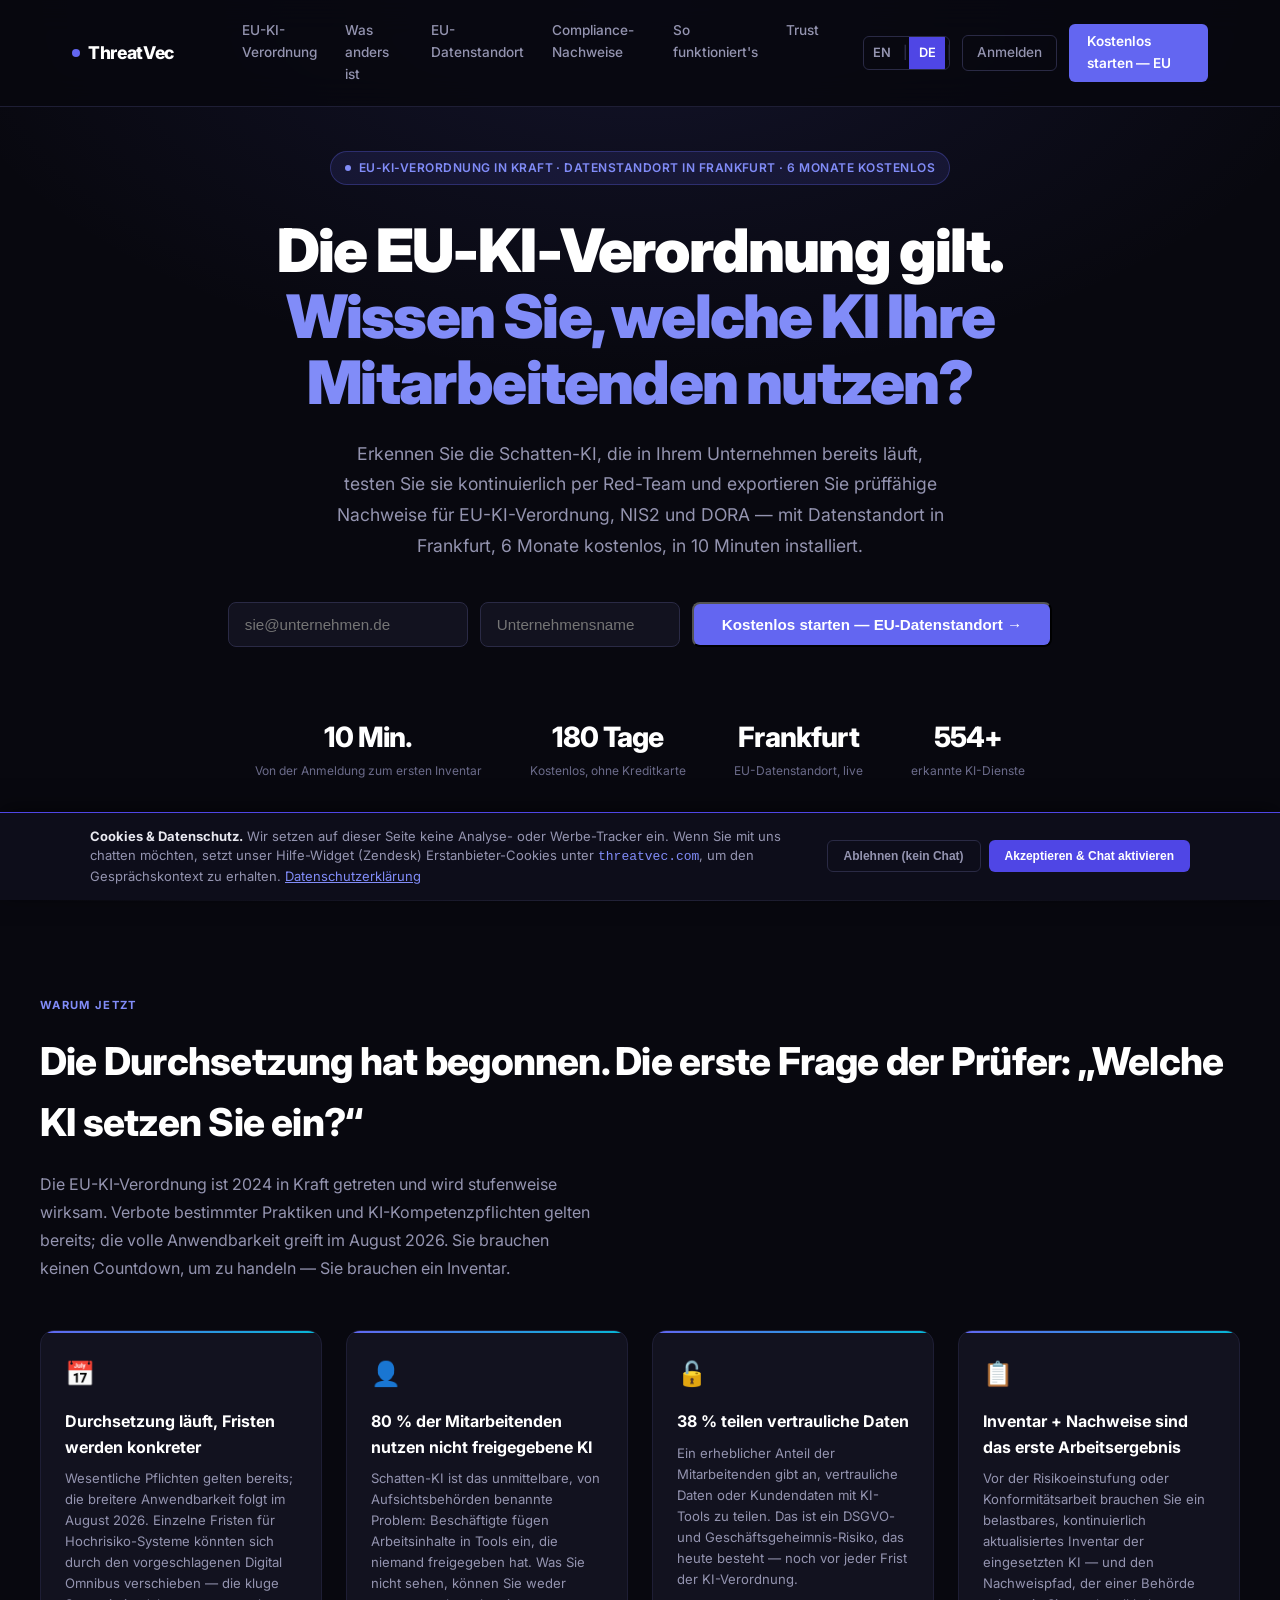
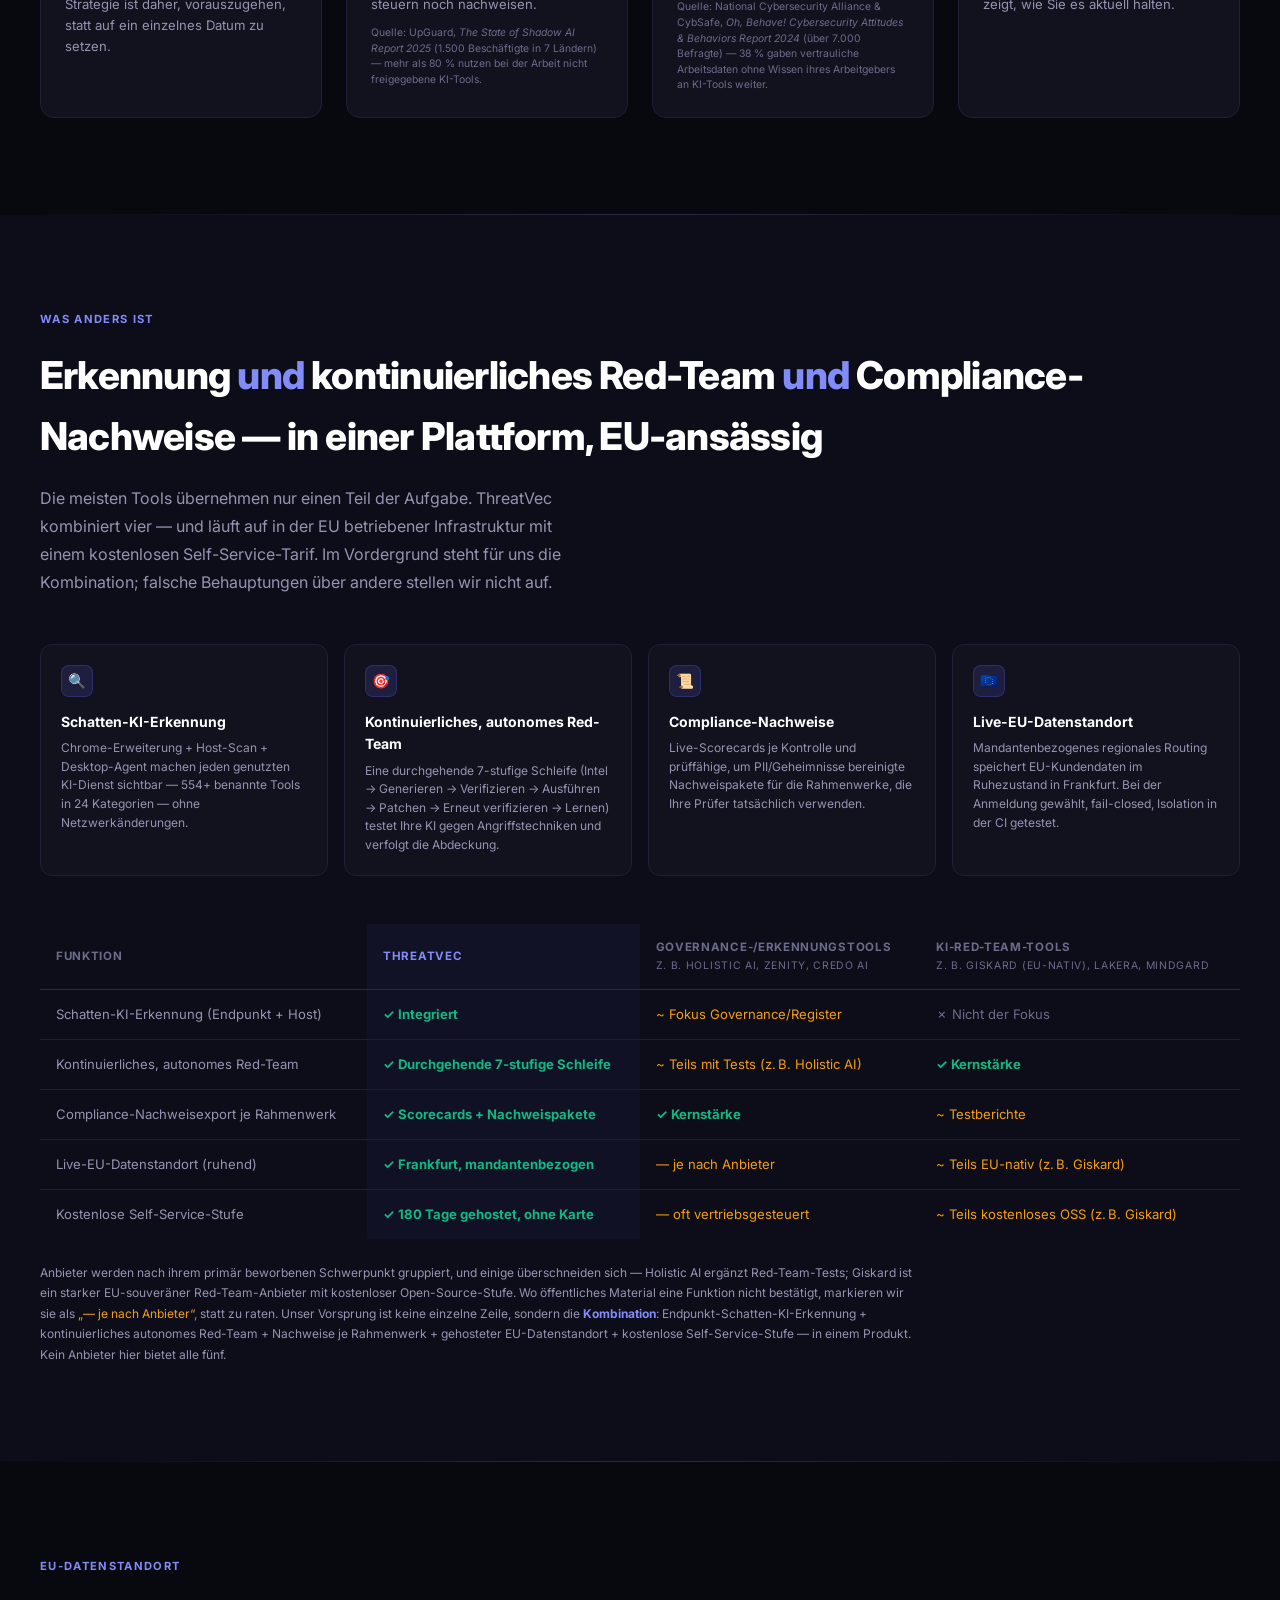
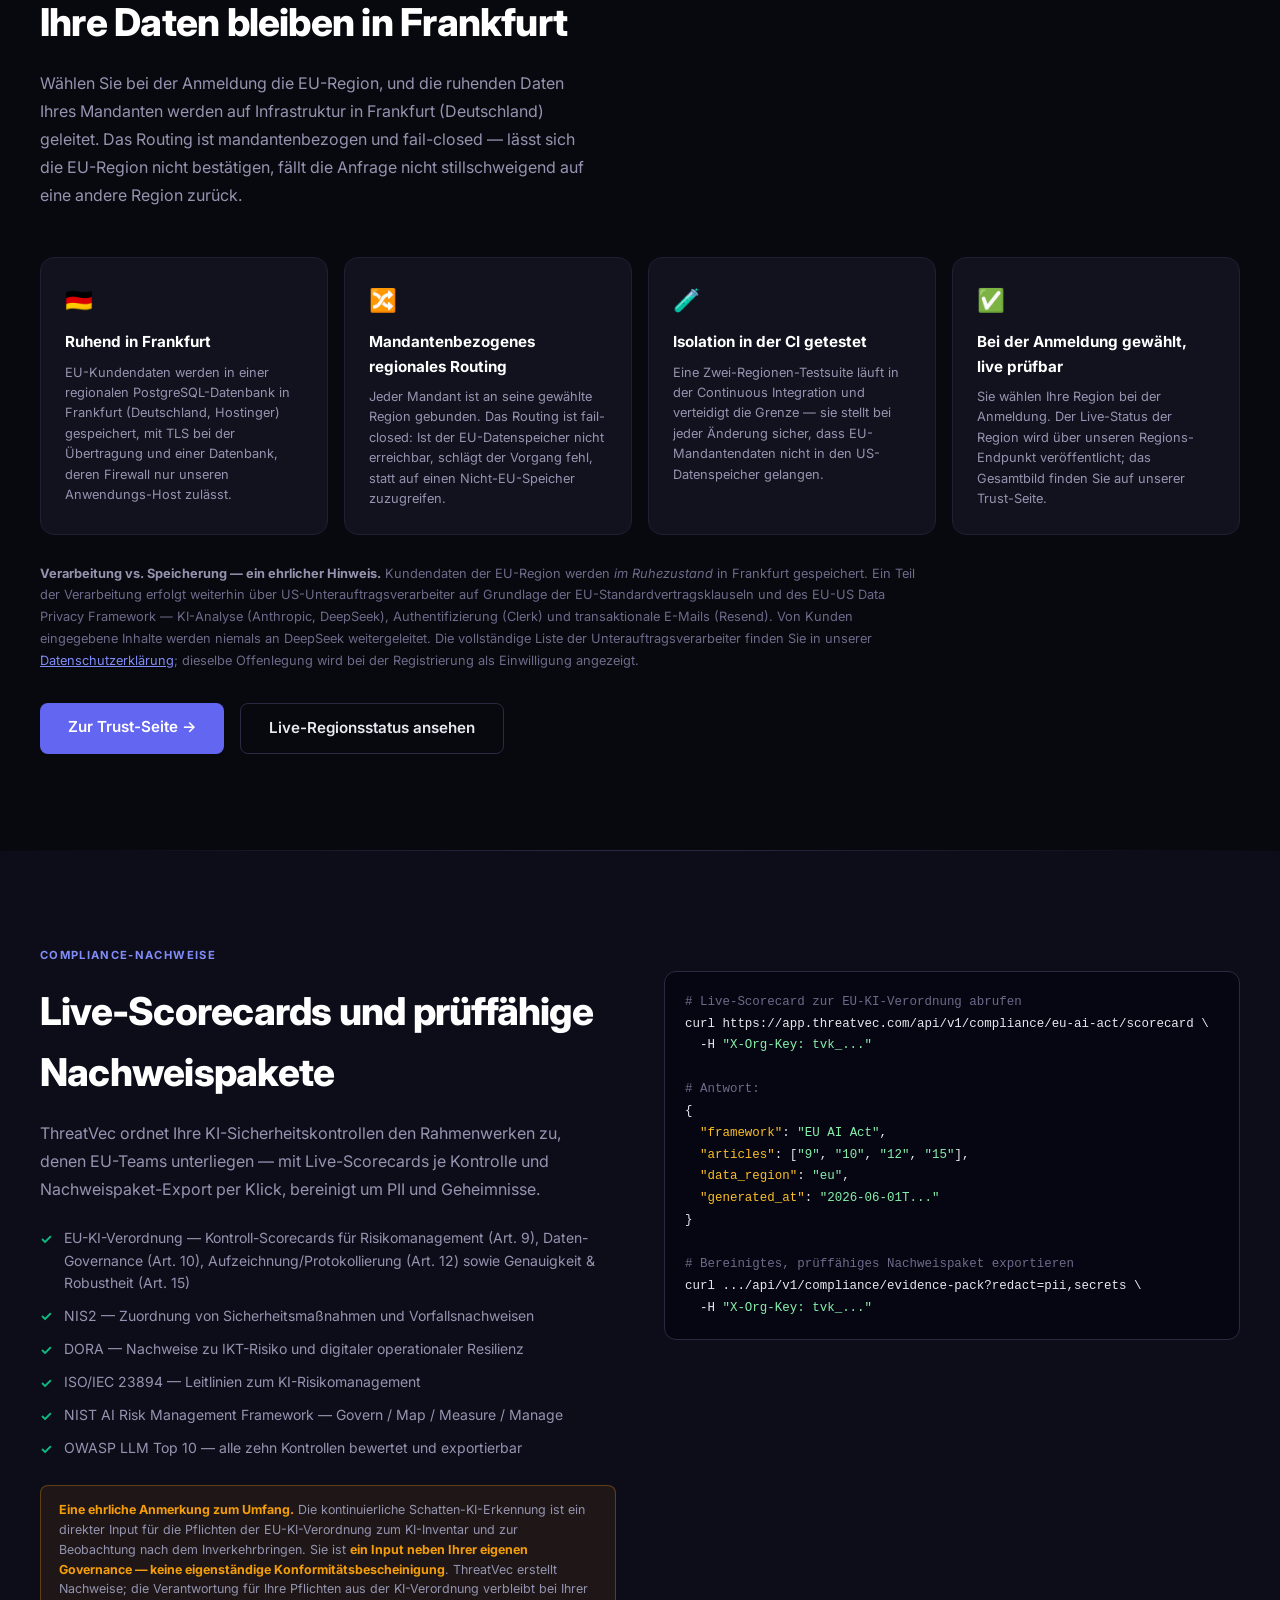
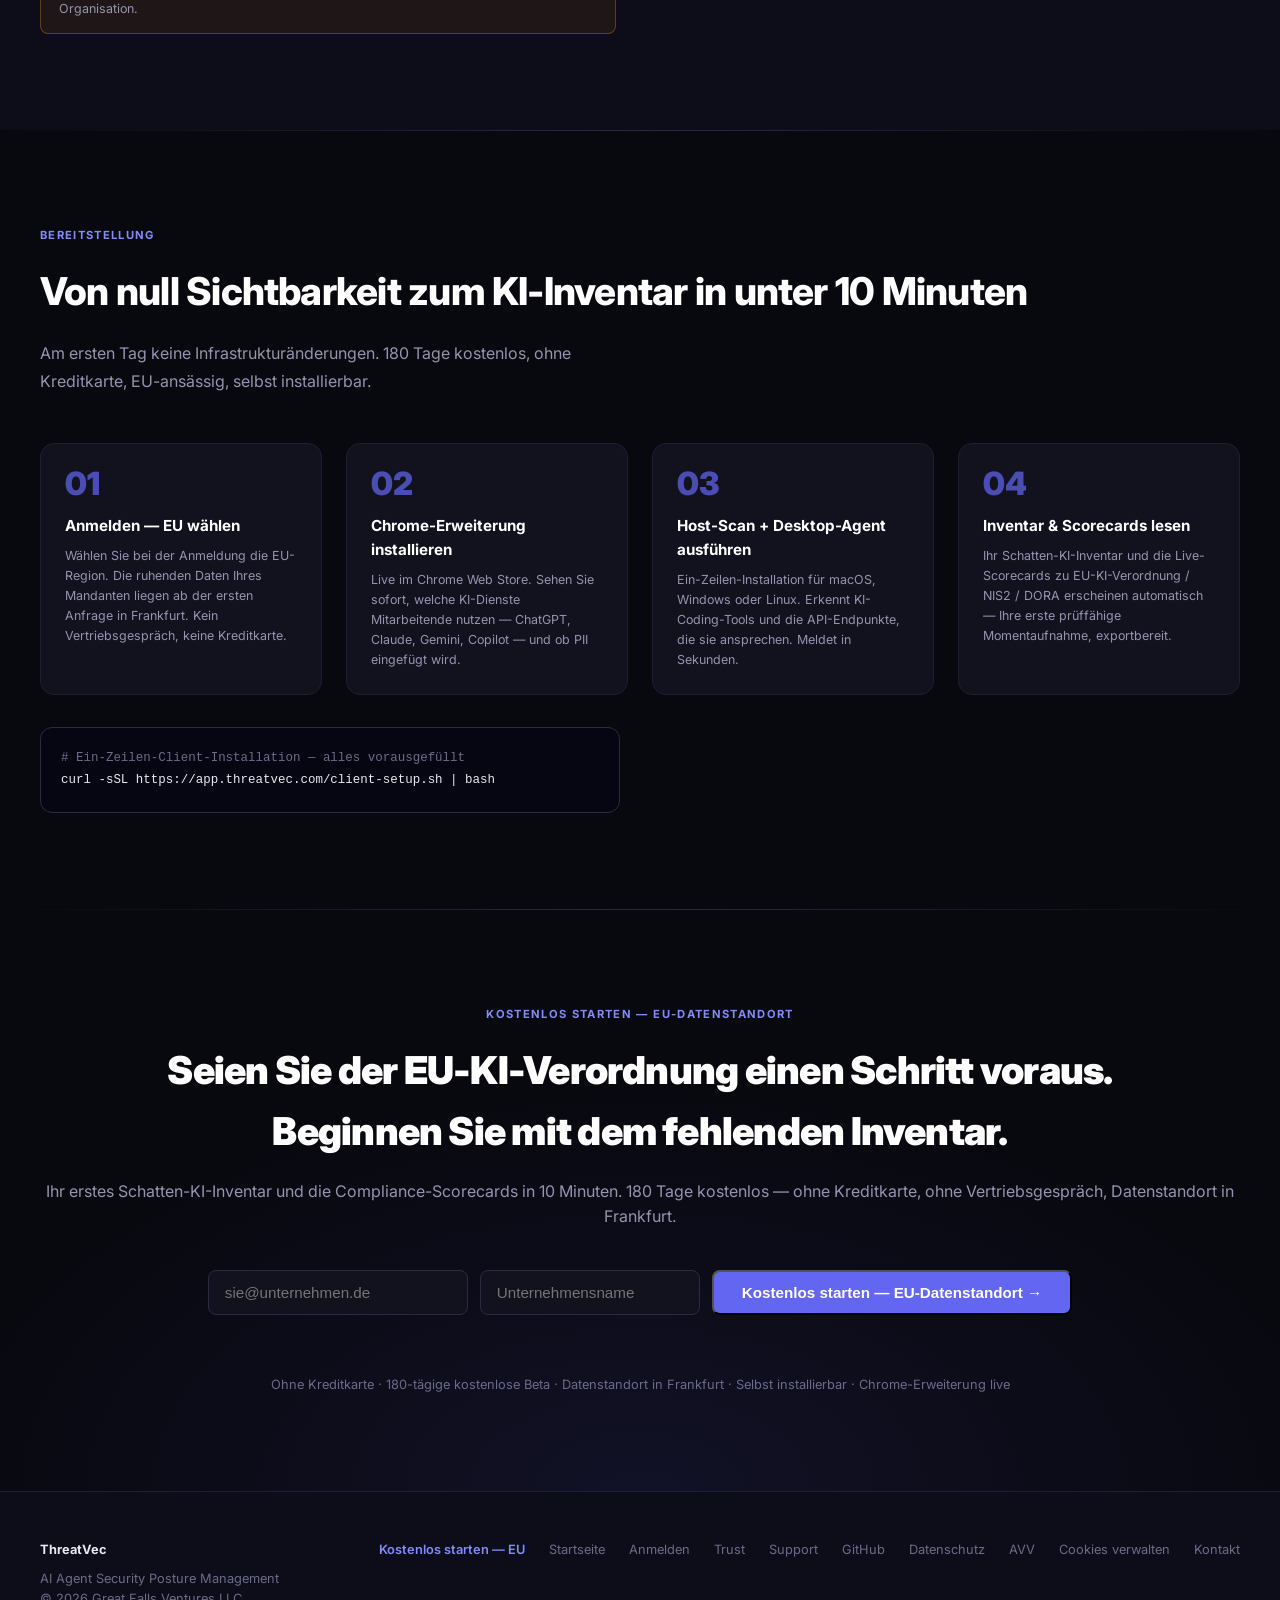
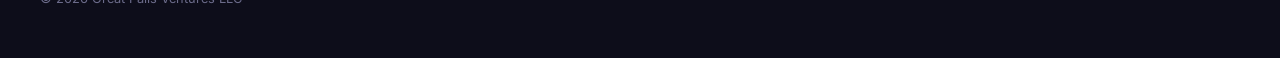
<file: eu/de/index.html>
<!DOCTYPE html>
<html lang="de">
<head>
<meta charset="UTF-8"/>
<meta name="viewport" content="width=device-width,initial-scale=1"/>
<title>EU-KI-Verordnung: Schatten-KI erkennen &amp; steuern | ThreatVec</title>
<meta name="description" content="Erkennen Sie Schatten-KI, testen Sie sie kontinuierlich per Red-Team und exportieren Sie prüffähige Nachweise für EU-KI-Verordnung, NIS2 und DORA — mit Datenstandort in Frankfurt. 6 Monate kostenlos, in 10 Minuten installiert."/>
<link rel="canonical" href="https://threatvec.com/eu/de/"/>
<!-- hreflang: jede Sprachseite verweist auf alle drei + x-default -->
<link rel="alternate" hreflang="en" href="https://threatvec.com/eu/"/>
<link rel="alternate" hreflang="de" href="https://threatvec.com/eu/de/"/>
<link rel="alternate" hreflang="fr" href="https://threatvec.com/eu/fr/"/>
<link rel="alternate" hreflang="x-default" href="https://threatvec.com/eu/"/>
<link rel="preconnect" href="https://fonts.googleapis.com"/>
<link href="https://fonts.googleapis.com/css2?family=Inter:wght@300;400;500;600;700;800;900&display=swap" rel="stylesheet"/>
<link rel="stylesheet" href="/assets/site.css"/>
</head>
<body>

<!-- ── NAV ── -->
<nav>
  <div class="nav-inner">
    <a href="/" class="logo"><span class="logo-dot"></span>ThreatVec</a>
    <div class="nav-links">
      <a href="#urgency">EU-KI-Verordnung</a>
      <a href="#difference">Was anders ist</a>
      <a href="#residency">EU-Datenstandort</a>
      <a href="#compliance">Compliance-Nachweise</a>
      <a href="#how">So funktioniert's</a>
      <a href="https://app.threatvec.com/trust">Trust</a>
    </div>
    <div class="nav-right">
      <!-- Sprachumschalter — DE ist auf dieser Seite aktiv -->
      <div class="lang-switch" aria-label="Sprache">
        <a href="/eu/" hreflang="en" lang="en">EN</a><span class="sep">|</span><a href="/eu/de/" class="active" hreflang="de" lang="de">DE</a><span class="sep">|</span><a href="/eu/fr/" hreflang="fr" lang="fr">FR</a>
      </div>
      <a href="https://app.threatvec.com" class="btn-ghost">Anmelden</a>
      <a href="https://app.threatvec.com/signup?region=eu" class="btn-primary">Kostenlos starten — EU</a>
    </div>
  </div>
</nav>

<!-- ── HERO ── -->
<div class="hero">
  <div class="hero-inner">
    <div class="hero-badge">
      <span class="hero-badge-dot"></span>
      EU-KI-Verordnung in Kraft · Datenstandort in Frankfurt · 6 Monate kostenlos
    </div>
    <h1>Die EU-KI-Verordnung gilt.<br><em>Wissen Sie, welche KI Ihre Mitarbeitenden nutzen?</em></h1>
    <p class="hero-sub">Erkennen Sie die Schatten-KI, die in Ihrem Unternehmen bereits läuft, testen Sie sie kontinuierlich per Red-Team und exportieren Sie prüffähige Nachweise für EU-KI-Verordnung, NIS2 und DORA — mit Datenstandort in Frankfurt, 6 Monate kostenlos, in 10 Minuten installiert.</p>

    <!-- Anmeldeformular — dieselbe funktionierende Logik wie auf der Hauptseite,
         POST an die Signup-API. EU-Seiten setzen data_region:'eu' als Standard. -->
    <form id="hero-form" style="display:flex;gap:.75rem;justify-content:center;flex-wrap:wrap;margin-bottom:1.25rem" onsubmit="heroSignup(event)">
      <input id="hero-email" type="email" placeholder="sie@unternehmen.de" required
             style="padding:.75rem 1rem;border-radius:.5rem;border:1.5px solid var(--border2);background:var(--bg3);color:var(--text);font-size:.95rem;width:240px;outline:none;transition:border .15s"
             onfocus="this.style.borderColor='var(--accent)'" onblur="this.style.borderColor='var(--border2)'">
      <input id="hero-org" type="text" placeholder="Unternehmensname" required
             style="padding:.75rem 1rem;border-radius:.5rem;border:1.5px solid var(--border2);background:var(--bg3);color:var(--text);font-size:.95rem;width:200px;outline:none;transition:border .15s"
             onfocus="this.style.borderColor='var(--accent)'" onblur="this.style.borderColor='var(--border2)'">
      <button type="submit" id="hero-btn" class="btn-lg btn-lg-primary" style="white-space:nowrap">
        Kostenlos starten — EU-Datenstandort →
      </button>
    </form>
    <div id="hero-msg" style="min-height:1.5rem;font-size:.85rem;color:var(--muted2);margin-bottom:1.5rem;text-align:center"></div>

    <div class="hero-stats">
      <div><div class="hero-stat-num">10 Min.</div><div class="hero-stat-label">Von der Anmeldung zum ersten Inventar</div></div>
      <div><div class="hero-stat-num">180 Tage</div><div class="hero-stat-label">Kostenlos, ohne Kreditkarte</div></div>
      <div><div class="hero-stat-num">Frankfurt</div><div class="hero-stat-label">EU-Datenstandort, live</div></div>
      <div><div class="hero-stat-num">554+</div><div class="hero-stat-label">erkannte KI-Dienste</div></div>
    </div>

    <script>
    // EU-Hero-Signup — setzt die Region standardmäßig auf 'eu'. Bei jeder
    // Backend-Ablehnung übergeben wir an das vollständige /signup-Formular
    // (Einwilligung + Regionsauswahl), statt den Nutzer im Teilformular festzuhalten.
    async function heroSignup(e) {
      e.preventDefault();
      const btn = document.getElementById('hero-btn');
      const msg = document.getElementById('hero-msg');
      const email = document.getElementById('hero-email').value.trim();
      const org   = document.getElementById('hero-org').value.trim();
      btn.textContent = 'Wird eingerichtet…';
      btn.disabled = true;
      // EU trials require explicit US-transfer consent (GDPR Art. 13(1)(f)),
      // collected on the full signup page — so carry the prospect there with
      // EU preselected (?region=eu) instead of POSTing a consent-less signup
      // the server correctly rejects with 422.
      window.location.href = `https://app.threatvec.com/signup?region=eu&email=${encodeURIComponent(email)}&org=${encodeURIComponent(org)}`;
    }
    </script>
  </div>
</div>

<div class="divider" style="max-width:1200px;"></div>

<!-- ── DRINGLICHKEIT (ehrlich dargestellt — kein Countdown auf ein umstrittenes Datum) ── -->
<section id="urgency">
  <div class="section-inner">
    <div class="section-label">Warum jetzt</div>
    <h2 class="section-title">Die Durchsetzung hat begonnen. Die erste Frage der Prüfer: „Welche KI setzen Sie ein?“</h2>
    <p class="section-sub">Die EU-KI-Verordnung ist 2024 in Kraft getreten und wird stufenweise wirksam. Verbote bestimmter Praktiken und KI-Kompetenzpflichten gelten bereits; die volle Anwendbarkeit greift im August 2026. Sie brauchen keinen Countdown, um zu handeln — Sie brauchen ein Inventar.</p>
    <div class="threat-grid">
      <div class="threat-card">
        <div class="threat-icon">📅</div>
        <div class="threat-title">Durchsetzung läuft, Fristen werden konkreter</div>
        <div class="threat-desc">Wesentliche Pflichten gelten bereits; die breitere Anwendbarkeit folgt im August 2026. Einzelne Fristen für Hochrisiko-Systeme könnten sich durch den vorgeschlagenen Digital Omnibus verschieben — die kluge Strategie ist daher, vorauszugehen, statt auf ein einzelnes Datum zu setzen.</div>
      </div>
      <div class="threat-card">
        <div class="threat-icon">👤</div>
        <div class="threat-title">80 % der Mitarbeitenden nutzen nicht freigegebene KI</div>
        <div class="threat-desc">Schatten-KI ist das unmittelbare, von Aufsichtsbehörden benannte Problem: Beschäftigte fügen Arbeitsinhalte in Tools ein, die niemand freigegeben hat. Was Sie nicht sehen, können Sie weder steuern noch nachweisen.
          <span style="display:block;margin-top:.6rem;font-size:.65rem;color:var(--muted);line-height:1.5;">Quelle: UpGuard, <em>The State of Shadow AI Report 2025</em> (1.500 Beschäftigte in 7 Ländern) — mehr als 80 % nutzen bei der Arbeit nicht freigegebene KI-Tools.</span></div>
      </div>
      <div class="threat-card">
        <div class="threat-icon">🔓</div>
        <div class="threat-title">38 % teilen vertrauliche Daten</div>
        <div class="threat-desc">Ein erheblicher Anteil der Mitarbeitenden gibt an, vertrauliche Daten oder Kundendaten mit KI-Tools zu teilen. Das ist ein DSGVO- und Geschäftsgeheimnis-Risiko, das heute besteht — noch vor jeder Frist der KI-Verordnung.
          <span style="display:block;margin-top:.6rem;font-size:.65rem;color:var(--muted);line-height:1.5;">Quelle: National Cybersecurity Alliance &amp; CybSafe, <em>Oh, Behave! Cybersecurity Attitudes &amp; Behaviors Report 2024</em> (über 7.000 Befragte) — 38 % gaben vertrauliche Arbeitsdaten ohne Wissen ihres Arbeitgebers an KI-Tools weiter.</span></div>
      </div>
      <div class="threat-card">
        <div class="threat-icon">📋</div>
        <div class="threat-title">Inventar + Nachweise sind das erste Arbeitsergebnis</div>
        <div class="threat-desc">Vor der Risikoeinstufung oder Konformitätsarbeit brauchen Sie ein belastbares, kontinuierlich aktualisiertes Inventar der eingesetzten KI — und den Nachweispfad, der einer Behörde zeigt, wie Sie es aktuell halten.</div>
      </div>
    </div>
  </div>
</section>

<div class="divider"></div>

<!-- ── DIFFERENZIERUNG ── -->
<section id="difference" style="background:var(--bg2);">
  <div class="section-inner">
    <div class="section-label">Was anders ist</div>
    <h2 class="section-title">Erkennung <em style="font-style:normal;color:var(--accent2)">und</em> kontinuierliches Red-Team <em style="font-style:normal;color:var(--accent2)">und</em> Compliance-Nachweise — in einer Plattform, EU-ansässig</h2>
    <p class="section-sub">Die meisten Tools übernehmen nur einen Teil der Aufgabe. ThreatVec kombiniert vier — und läuft auf in der EU betriebener Infrastruktur mit einem kostenlosen Self-Service-Tarif. Im Vordergrund steht für uns die Kombination; falsche Behauptungen über andere stellen wir nicht auf.</p>
    <div class="features-grid">
      <div class="feature-card">
        <div class="feature-icon">🔍</div>
        <div class="feature-title">Schatten-KI-Erkennung</div>
        <div class="feature-desc">Chrome-Erweiterung + Host-Scan + Desktop-Agent machen jeden genutzten KI-Dienst sichtbar — 554+ benannte Tools in 24 Kategorien — ohne Netzwerkänderungen.</div>
      </div>
      <div class="feature-card">
        <div class="feature-icon">🎯</div>
        <div class="feature-title">Kontinuierliches, autonomes Red-Team</div>
        <div class="feature-desc">Eine durchgehende 7-stufige Schleife (Intel → Generieren → Verifizieren → Ausführen → Patchen → Erneut verifizieren → Lernen) testet Ihre KI gegen Angriffstechniken und verfolgt die Abdeckung.</div>
      </div>
      <div class="feature-card">
        <div class="feature-icon">📜</div>
        <div class="feature-title">Compliance-Nachweise</div>
        <div class="feature-desc">Live-Scorecards je Kontrolle und prüffähige, um PII/Geheimnisse bereinigte Nachweispakete für die Rahmenwerke, die Ihre Prüfer tatsächlich verwenden.</div>
      </div>
      <div class="feature-card">
        <div class="feature-icon">🇪🇺</div>
        <div class="feature-title">Live-EU-Datenstandort</div>
        <div class="feature-desc">Mandantenbezogenes regionales Routing speichert EU-Kundendaten im Ruhezustand in Frankfurt. Bei der Anmeldung gewählt, fail-closed, Isolation in der CI getestet.</div>
      </div>
    </div>

    <div class="compare-wrap">
      <table>
        <thead>
          <tr>
            <th>Funktion</th>
            <th class="highlight">ThreatVec</th>
            <th>Governance-/Erkennungstools <span style="font-weight:400;color:var(--muted);font-size:.65rem;display:block;margin-top:.15rem">z. B. Holistic AI, Zenity, Credo AI</span></th>
            <th>KI-Red-Team-Tools <span style="font-weight:400;color:var(--muted);font-size:.65rem;display:block;margin-top:.15rem">z. B. Giskard (EU-nativ), Lakera, Mindgard</span></th>
          </tr>
        </thead>
        <tbody>
          <tr><td>Schatten-KI-Erkennung (Endpunkt + Host)</td><td class="highlight yes">✓ Integriert</td><td class="partial">~ Fokus Governance/Register</td><td class="no">✗ Nicht der Fokus</td></tr>
          <tr><td>Kontinuierliches, autonomes Red-Team</td><td class="highlight yes">✓ Durchgehende 7-stufige Schleife</td><td class="partial">~ Teils mit Tests (z. B. Holistic AI)</td><td class="yes" style="color:var(--green)">✓ Kernstärke</td></tr>
          <tr><td>Compliance-Nachweisexport je Rahmenwerk</td><td class="highlight yes">✓ Scorecards + Nachweispakete</td><td class="yes" style="color:var(--green)">✓ Kernstärke</td><td class="partial">~ Testberichte</td></tr>
          <tr><td>Live-EU-Datenstandort (ruhend)</td><td class="highlight yes">✓ Frankfurt, mandantenbezogen</td><td class="partial">— je nach Anbieter</td><td class="partial">~ Teils EU-nativ (z. B. Giskard)</td></tr>
          <tr><td>Kostenlose Self-Service-Stufe</td><td class="highlight yes">✓ 180 Tage gehostet, ohne Karte</td><td class="partial">— oft vertriebsgesteuert</td><td class="partial">~ Teils kostenloses OSS (z. B. Giskard)</td></tr>
        </tbody>
      </table>
    </div>
    <p style="margin-top:1.5rem;font-size:.75rem;color:var(--muted2);max-width:880px;line-height:1.7;">
      Anbieter werden nach ihrem primär beworbenen Schwerpunkt gruppiert, und einige überschneiden sich — Holistic AI ergänzt Red-Team-Tests; Giskard ist ein starker EU-souveräner Red-Team-Anbieter mit kostenloser Open-Source-Stufe. Wo öffentliches Material eine Funktion nicht bestätigt, markieren wir sie als <span style="color:var(--amber)">„— je nach Anbieter“</span>, statt zu raten. Unser Vorsprung ist keine einzelne Zeile, sondern die <strong style="color:var(--accent2)">Kombination</strong>: Endpunkt-Schatten-KI-Erkennung + kontinuierliches autonomes Red-Team + Nachweise je Rahmenwerk + gehosteter EU-Datenstandort + kostenlose Self-Service-Stufe — in einem Produkt. Kein Anbieter hier bietet alle fünf.
    </p>
  </div>
</section>

<div class="divider"></div>

<!-- ── EU-DATENHALTUNG: NACHWEIS ── -->
<section id="residency">
  <div class="section-inner">
    <div class="section-label">EU-Datenstandort</div>
    <h2 class="section-title">Ihre Daten bleiben in Frankfurt</h2>
    <p class="section-sub">Wählen Sie bei der Anmeldung die EU-Region, und die ruhenden Daten Ihres Mandanten werden auf Infrastruktur in Frankfurt (Deutschland) geleitet. Das Routing ist mandantenbezogen und fail-closed — lässt sich die EU-Region nicht bestätigen, fällt die Anfrage nicht stillschweigend auf eine andere Region zurück.</p>
    <div class="residency-grid">
      <div class="residency-card">
        <div class="rc-icon">🇩🇪</div>
        <div class="rc-title">Ruhend in Frankfurt</div>
        <div class="rc-desc">EU-Kundendaten werden in einer regionalen PostgreSQL-Datenbank in Frankfurt (Deutschland, Hostinger) gespeichert, mit TLS bei der Übertragung und einer Datenbank, deren Firewall nur unseren Anwendungs-Host zulässt.</div>
      </div>
      <div class="residency-card">
        <div class="rc-icon">🔀</div>
        <div class="rc-title">Mandantenbezogenes regionales Routing</div>
        <div class="rc-desc">Jeder Mandant ist an seine gewählte Region gebunden. Das Routing ist fail-closed: Ist der EU-Datenspeicher nicht erreichbar, schlägt der Vorgang fehl, statt auf einen Nicht-EU-Speicher zuzugreifen.</div>
      </div>
      <div class="residency-card">
        <div class="rc-icon">🧪</div>
        <div class="rc-title">Isolation in der CI getestet</div>
        <div class="rc-desc">Eine Zwei-Regionen-Testsuite läuft in der Continuous Integration und verteidigt die Grenze — sie stellt bei jeder Änderung sicher, dass EU-Mandantendaten nicht in den US-Datenspeicher gelangen.</div>
      </div>
      <div class="residency-card">
        <div class="rc-icon">✅</div>
        <div class="rc-title">Bei der Anmeldung gewählt, live prüfbar</div>
        <div class="rc-desc">Sie wählen Ihre Region bei der Anmeldung. Der Live-Status der Region wird über unseren Regions-Endpunkt veröffentlicht; das Gesamtbild finden Sie auf unserer Trust-Seite.</div>
      </div>
    </div>
        <p style="margin-top:1.75rem;font-size:.8rem;color:var(--muted);line-height:1.7;max-width:880px;">
      <strong style="color:var(--muted2)">Verarbeitung vs. Speicherung — ein ehrlicher Hinweis.</strong>
      Kundendaten der EU-Region werden <em>im Ruhezustand</em> in Frankfurt gespeichert. Ein Teil der Verarbeitung erfolgt weiterhin über US-Unterauftragsverarbeiter auf Grundlage der EU-Standardvertragsklauseln und des EU-US Data Privacy Framework — KI-Analyse (Anthropic, DeepSeek), Authentifizierung (Clerk) und transaktionale E-Mails (Resend). Von Kunden eingegebene Inhalte werden niemals an DeepSeek weitergeleitet. Die vollständige Liste der Unterauftragsverarbeiter finden Sie in unserer <a href="/privacy" style="color:var(--accent2)">Datenschutzerklärung</a>; dieselbe Offenlegung wird bei der Registrierung als Einwilligung angezeigt.
    </p>
    <div style="margin-top:2rem;display:flex;gap:1rem;flex-wrap:wrap">
      <a href="https://app.threatvec.com/trust" class="btn-lg btn-lg-primary">Zur Trust-Seite →</a>
      <a href="https://app.threatvec.com/api/v1/regions" class="btn-lg btn-lg-outline">Live-Regionsstatus ansehen</a>
    </div>
  </div>
</section>

<div class="divider"></div>

<!-- ── COMPLIANCE-NACHWEISE ── -->
<section id="compliance" style="background:var(--bg2);">
  <div class="section-inner">
    <div class="two-col">
      <div>
        <div class="section-label">Compliance-Nachweise</div>
        <h2 class="section-title">Live-Scorecards und prüffähige Nachweispakete</h2>
        <p class="section-sub">ThreatVec ordnet Ihre KI-Sicherheitskontrollen den Rahmenwerken zu, denen EU-Teams unterliegen — mit Live-Scorecards je Kontrolle und Nachweispaket-Export per Klick, bereinigt um PII und Geheimnisse.</p>
        <ul class="check-list">
          <li>EU-KI-Verordnung — Kontroll-Scorecards für Risikomanagement (Art. 9), Daten-Governance (Art. 10), Aufzeichnung/Protokollierung (Art. 12) sowie Genauigkeit &amp; Robustheit (Art. 15)</li>
          <li>NIS2 — Zuordnung von Sicherheitsmaßnahmen und Vorfallsnachweisen</li>
          <li>DORA — Nachweise zu IKT-Risiko und digitaler operationaler Resilienz</li>
          <li>ISO/IEC 23894 — Leitlinien zum KI-Risikomanagement</li>
          <li>NIST AI Risk Management Framework — Govern / Map / Measure / Manage</li>
          <li>OWASP LLM Top 10 — alle zehn Kontrollen bewertet und exportierbar</li>
        </ul>
        <div class="caveat">
          <strong>Eine ehrliche Anmerkung zum Umfang.</strong>
          Die kontinuierliche Schatten-KI-Erkennung ist ein direkter Input für die Pflichten der EU-KI-Verordnung zum KI-Inventar und zur Beobachtung nach dem Inverkehrbringen. Sie ist <strong>ein Input neben Ihrer eigenen Governance — keine eigenständige Konformitätsbescheinigung</strong>. ThreatVec erstellt Nachweise; die Verantwortung für Ihre Pflichten aus der KI-Verordnung verbleibt bei Ihrer Organisation.
        </div>
      </div>
      <div>
        <div class="code-block">
          <span class="c"># Live-Scorecard zur EU-KI-Verordnung abrufen</span><br>
          curl https://app.threatvec.com/api/v1/compliance/eu-ai-act/scorecard \<br>
          &nbsp;&nbsp;-H <span class="s">"X-Org-Key: tvk_..."</span><br><br>
          <span class="c"># Antwort:</span><br>
          {<br>
          &nbsp;&nbsp;<span class="n">"framework"</span>: <span class="s">"EU AI Act"</span>,<br>
          &nbsp;&nbsp;<span class="n">"articles"</span>: [<span class="s">"9"</span>, <span class="s">"10"</span>, <span class="s">"12"</span>, <span class="s">"15"</span>],<br>
          &nbsp;&nbsp;<span class="n">"data_region"</span>: <span class="s">"eu"</span>,<br>
          &nbsp;&nbsp;<span class="n">"generated_at"</span>: <span class="s">"2026-06-01T..."</span><br>
          }<br><br>
          <span class="c"># Bereinigtes, prüffähiges Nachweispaket exportieren</span><br>
          curl .../api/v1/compliance/evidence-pack?redact=pii,secrets \<br>
          &nbsp;&nbsp;-H <span class="s">"X-Org-Key: tvk_..."</span>
        </div>
      </div>
    </div>
  </div>
</section>

<div class="divider"></div>

<!-- ── SO FUNKTIONIERT'S / 10-MIN-CTA ── -->
<section id="how">
  <div class="section-inner">
    <div class="section-label">Bereitstellung</div>
    <h2 class="section-title">Von null Sichtbarkeit zum KI-Inventar in unter 10 Minuten</h2>
    <p class="section-sub">Am ersten Tag keine Infrastrukturänderungen. 180 Tage kostenlos, ohne Kreditkarte, EU-ansässig, selbst installierbar.</p>
    <div class="steps">
      <div class="step">
        <div class="step-num">01</div>
        <div class="step-title">Anmelden — EU wählen</div>
        <div class="step-desc">Wählen Sie bei der Anmeldung die EU-Region. Die ruhenden Daten Ihres Mandanten liegen ab der ersten Anfrage in Frankfurt. Kein Vertriebsgespräch, keine Kreditkarte.</div>
      </div>
      <div class="step">
        <div class="step-num">02</div>
        <div class="step-title">Chrome-Erweiterung installieren</div>
        <div class="step-desc">Live im Chrome Web Store. Sehen Sie sofort, welche KI-Dienste Mitarbeitende nutzen — ChatGPT, Claude, Gemini, Copilot — und ob PII eingefügt wird.</div>
      </div>
      <div class="step">
        <div class="step-num">03</div>
        <div class="step-title">Host-Scan + Desktop-Agent ausführen</div>
        <div class="step-desc">Ein-Zeilen-Installation für macOS, Windows oder Linux. Erkennt KI-Coding-Tools und die API-Endpunkte, die sie ansprechen. Meldet in Sekunden.</div>
      </div>
      <div class="step">
        <div class="step-num">04</div>
        <div class="step-title">Inventar &amp; Scorecards lesen</div>
        <div class="step-desc">Ihr Schatten-KI-Inventar und die Live-Scorecards zu EU-KI-Verordnung / NIS2 / DORA erscheinen automatisch — Ihre erste prüffähige Momentaufnahme, exportbereit.</div>
      </div>
    </div>
    <div class="code-block" style="max-width:580px;margin-top:2rem">
      <span class="c"># Ein-Zeilen-Client-Installation — alles vorausgefüllt</span><br>
      curl -sSL https://app.threatvec.com/client-setup.sh | bash
    </div>
  </div>
</section>

<div class="divider"></div>

<!-- ── CTA ── -->
<div class="cta-section">
  <div class="section-label" style="text-align:center">Kostenlos starten — EU-Datenstandort</div>
  <h2 class="cta-title">Seien Sie der EU-KI-Verordnung einen Schritt voraus.<br>Beginnen Sie mit dem fehlenden Inventar.</h2>
  <p class="cta-sub">Ihr erstes Schatten-KI-Inventar und die Compliance-Scorecards in 10 Minuten. 180 Tage kostenlos — ohne Kreditkarte, ohne Vertriebsgespräch, Datenstandort in Frankfurt.</p>

  <form id="cta-form" style="display:flex;gap:.75rem;justify-content:center;flex-wrap:wrap;margin-bottom:1rem" onsubmit="ctaSignup(event)">
    <input id="cta-email" type="email" placeholder="sie@unternehmen.de" required
           style="padding:.75rem 1rem;border-radius:.5rem;border:1.5px solid var(--border2);background:var(--bg3);color:var(--text);font-size:.95rem;width:260px;outline:none;transition:border .15s"
           onfocus="this.style.borderColor='var(--accent)'" onblur="this.style.borderColor='var(--border2)'">
    <input id="cta-org" type="text" placeholder="Unternehmensname" required
           style="padding:.75rem 1rem;border-radius:.5rem;border:1.5px solid var(--border2);background:var(--bg3);color:var(--text);font-size:.95rem;width:220px;outline:none;transition:border .15s"
           onfocus="this.style.borderColor='var(--accent)'" onblur="this.style.borderColor='var(--border2)'">
    <button type="submit" id="cta-btn" class="btn-lg btn-lg-primary">Kostenlos starten — EU-Datenstandort →</button>
  </form>
  <div id="cta-msg" style="min-height:1.5rem;font-size:.85rem;color:var(--muted2);text-align:center"></div>
  <p style="margin-top:1.25rem;font-size:.8rem;color:var(--muted)">Ohne Kreditkarte · 180-tägige kostenlose Beta · Datenstandort in Frankfurt · Selbst installierbar · Chrome-Erweiterung live</p>

  <script>
  async function ctaSignup(e) {
    e.preventDefault();
    const btn = document.getElementById('cta-btn');
    const msg = document.getElementById('cta-msg');
    const email = document.getElementById('cta-email').value.trim();
    const org   = document.getElementById('cta-org').value.trim();
    btn.textContent = 'Wird eingerichtet…';
    btn.disabled = true;
      // EU trials require explicit US-transfer consent (GDPR Art. 13(1)(f)),
      // collected on the full signup page — so carry the prospect there with
      // EU preselected (?region=eu) instead of POSTing a consent-less signup
      // the server correctly rejects with 422.
      window.location.href = `https://app.threatvec.com/signup?region=eu&email=${encodeURIComponent(email)}&org=${encodeURIComponent(org)}`;
  }
  </script>
</div>

<!-- ── FOOTER ── -->
<footer>
  <div class="footer-inner">
    <div>
      <div style="font-weight:700;color:var(--text);margin-bottom:.5rem">ThreatVec</div>
      <div>AI Agent Security Posture Management<br>© 2026 Great Falls Ventures LLC</div>
    </div>
    <div class="footer-links">
      <a href="https://app.threatvec.com/signup?region=eu" style="color:var(--accent2);font-weight:600">Kostenlos starten — EU</a>
      <a href="/">Startseite</a>
      <a href="https://app.threatvec.com">Anmelden</a>
      <a href="https://app.threatvec.com/trust">Trust</a>
      <a href="https://app.threatvec.com/support">Support</a>
      <a href="https://github.com/ThreatVecOrg">GitHub</a>
      <a href="/privacy">Datenschutz</a>
      <a href="https://app.threatvec.com/docs/dpa">AVV</a>
      <a href="#" id="tv-manage-cookies">Cookies verwalten</a>
      <a href="mailto:support@threatvec.com">Kontakt</a>
    </div>
  </div>
</footer>

<!-- Cookie-Consent-Banner — von der Hauptseite übernommen, für Vollständigkeit + Konformität. -->
<div id="tv-cookie-banner"
     role="dialog"
     aria-modal="false"
     aria-labelledby="tv-cookie-banner-title"
     style="display:none;position:fixed;bottom:0;left:0;right:0;background:var(--bg2);border-top:1px solid var(--accent3);padding:14px 20px;z-index:200;font-size:13px;line-height:1.5;box-shadow:0 -4px 20px rgba(0,0,0,.5)">
  <div style="max-width:1100px;margin:0 auto;display:flex;align-items:center;gap:20px;flex-wrap:wrap">
    <div style="flex:1;min-width:280px;color:var(--muted2)">
      <strong id="tv-cookie-banner-title" style="color:var(--text)">Cookies &amp; Datenschutz.</strong>
      Wir setzen auf dieser Seite keine Analyse- oder Werbe-Tracker ein. Wenn Sie mit uns chatten möchten, setzt unser Hilfe-Widget (Zendesk) Erstanbieter-Cookies unter <code style="color:var(--accent2)">threatvec.com</code>, um den Gesprächskontext zu erhalten.
      <a href="/privacy" style="color:var(--accent2)" target="_blank" rel="noopener">Datenschutzerklärung</a>
    </div>
    <div style="display:flex;gap:8px;flex-wrap:wrap">
      <button id="tv-cookie-reject" type="button"
              style="padding:8px 16px;background:transparent;color:var(--muted2);border:1px solid var(--border2);border-radius:6px;cursor:pointer;font-size:12px;font-weight:600">
        Ablehnen (kein Chat)
      </button>
      <button id="tv-cookie-accept" type="button"
              style="padding:8px 16px;background:var(--accent3);color:#fff;border:none;border-radius:6px;cursor:pointer;font-size:12px;font-weight:700">
        Akzeptieren &amp; Chat aktivieren
      </button>
    </div>
  </div>
</div>

<script>
(function () {
  var ZENDESK_KEY = 'a1aa92e2-6c9a-479d-826c-c165f761d3c2';

  function readConsent() {
    var m = document.cookie.match(/(?:^|;\s*)tv-cookie-consent=([^;]+)/);
    if (!m) return null;
    try { return JSON.parse(decodeURIComponent(m[1])); } catch (e) { return null; }
  }

  function writeConsent(prefs) {
    var oneYear = 60 * 60 * 24 * 365;
    document.cookie =
      'tv-cookie-consent=' + encodeURIComponent(JSON.stringify(prefs)) +
      '; Max-Age=' + oneYear + '; Path=/; SameSite=Lax' +
      (location.protocol === 'https:' ? '; Secure' : '');
  }

  function loadZendesk() {
    if (document.getElementById('ze-snippet')) return;
    var s = document.createElement('script');
    s.id = 'ze-snippet';
    s.async = true;
    s.src = 'https://static.zdassets.com/ekr/snippet.js?key=' + ZENDESK_KEY;
    document.head.appendChild(s);
  }

  function hideBanner() {
    var b = document.getElementById('tv-cookie-banner');
    if (b) b.style.display = 'none';
  }
  function showBanner() {
    var b = document.getElementById('tv-cookie-banner');
    if (b) b.style.display = 'block';
  }

  var current = readConsent();
  if (current && current.chat === true) {
    loadZendesk();
  } else if (!current) {
    showBanner();
  }

  document.getElementById('tv-cookie-accept').addEventListener('click', function () {
    writeConsent({chat: true, ts: Date.now()});
    hideBanner();
    loadZendesk();
  });
  document.getElementById('tv-cookie-reject').addEventListener('click', function () {
    writeConsent({chat: false, ts: Date.now()});
    hideBanner();
  });

  var mgr = document.getElementById('tv-manage-cookies');
  if (mgr) {
    mgr.addEventListener('click', function (e) {
      e.preventDefault();
      showBanner();
    });
  }
})();
</script>

</body>
</html>
</file>
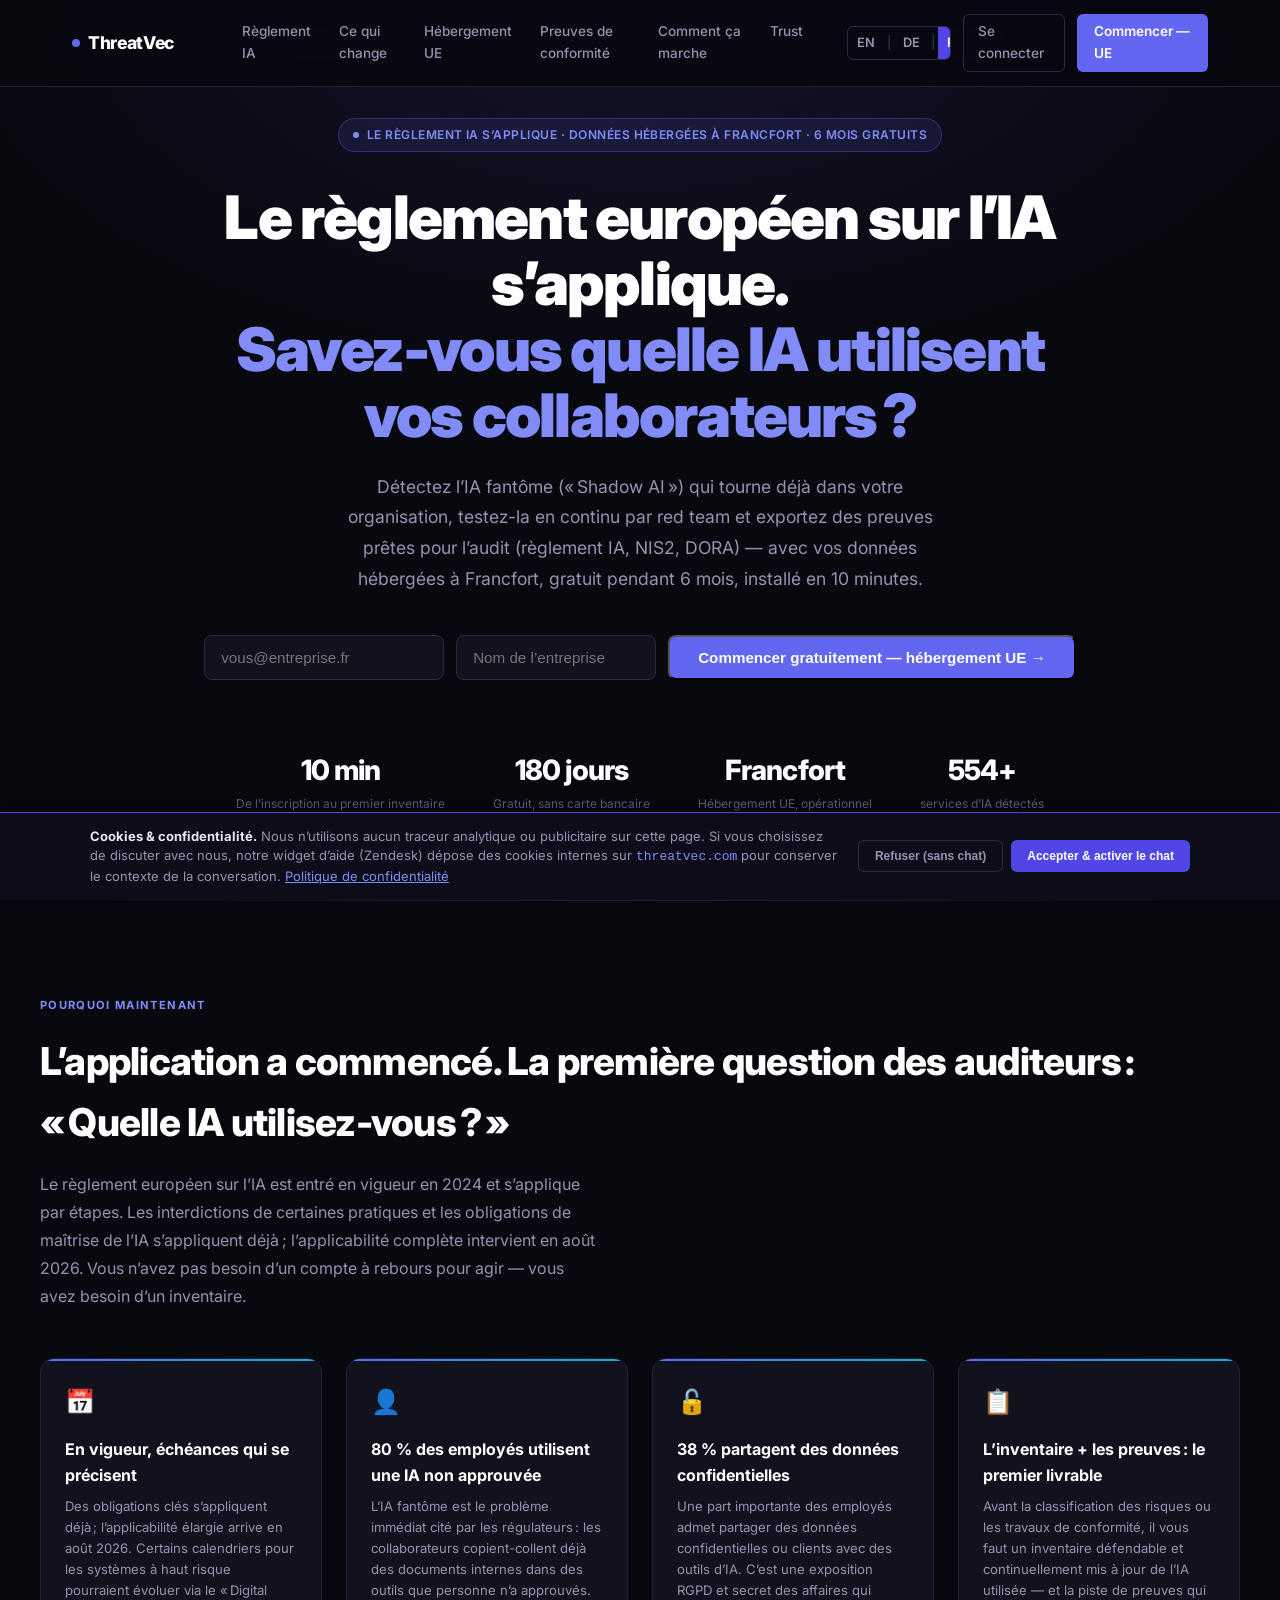
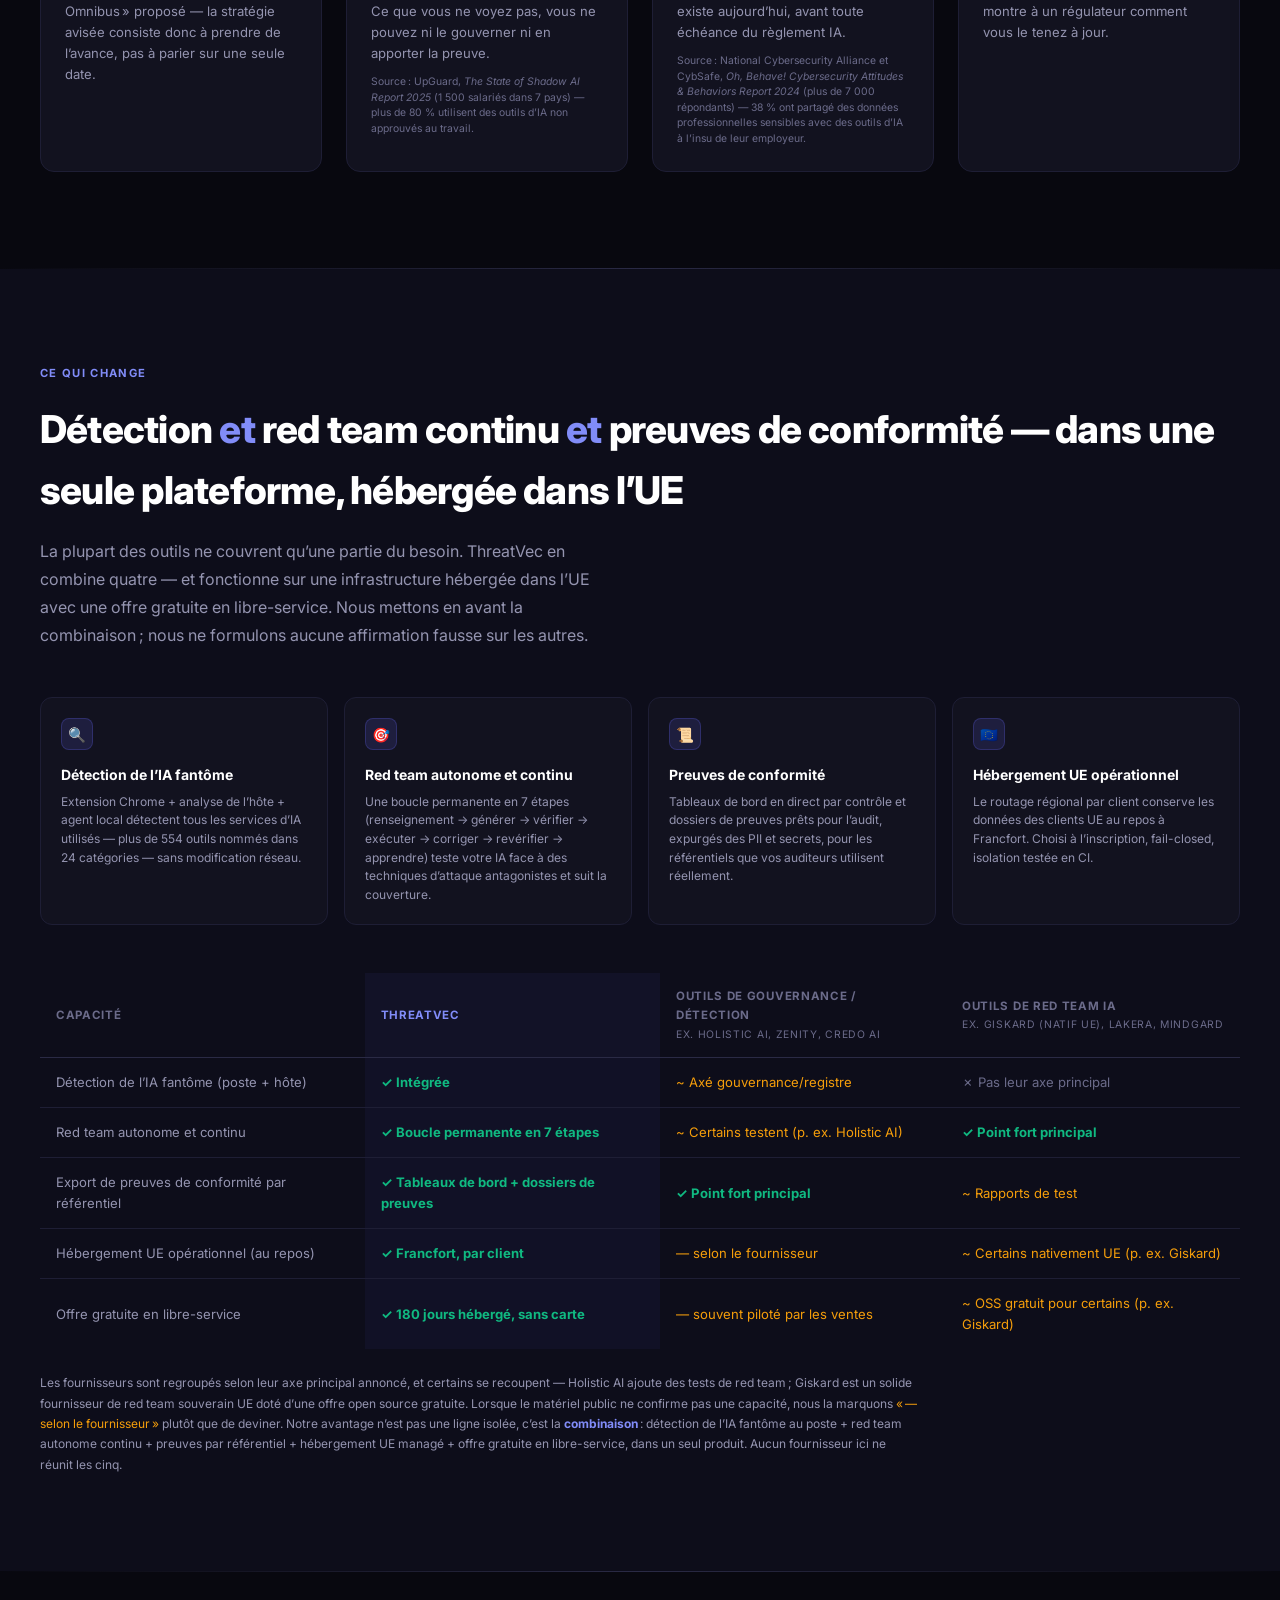
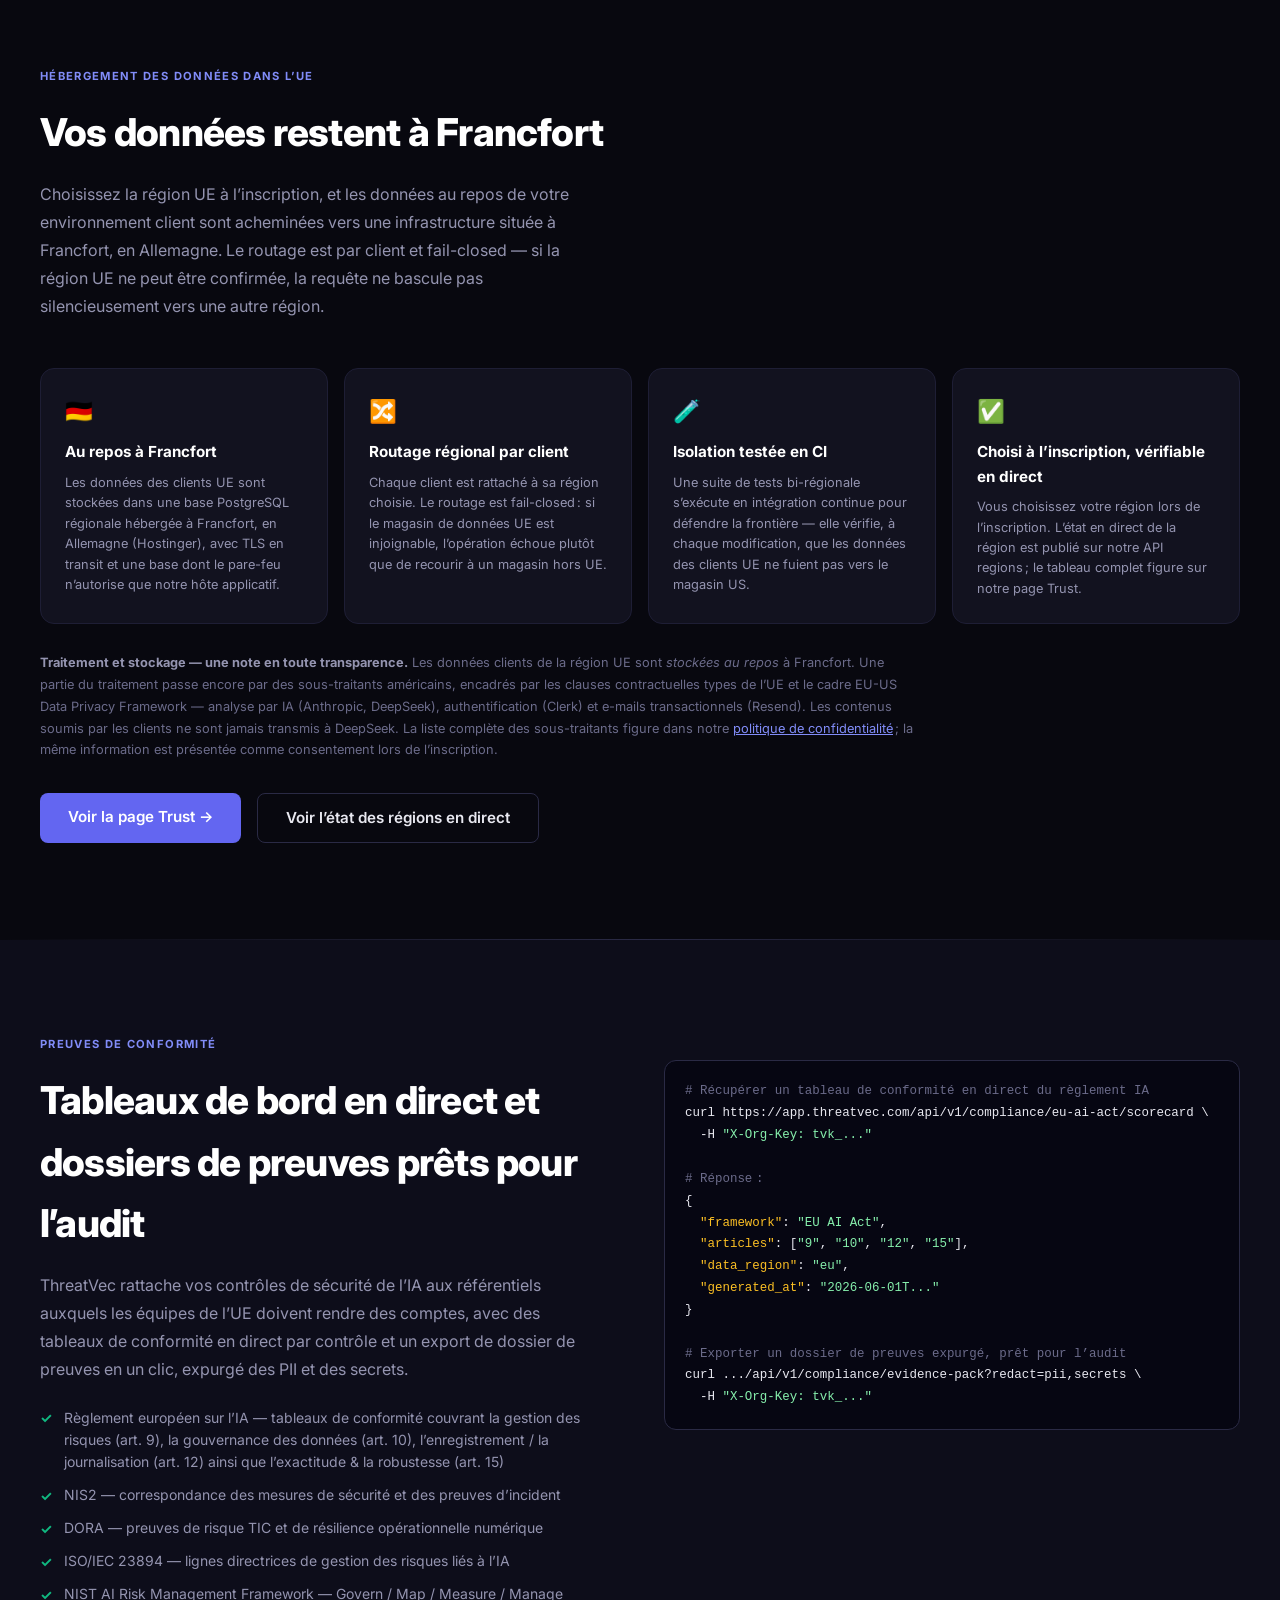
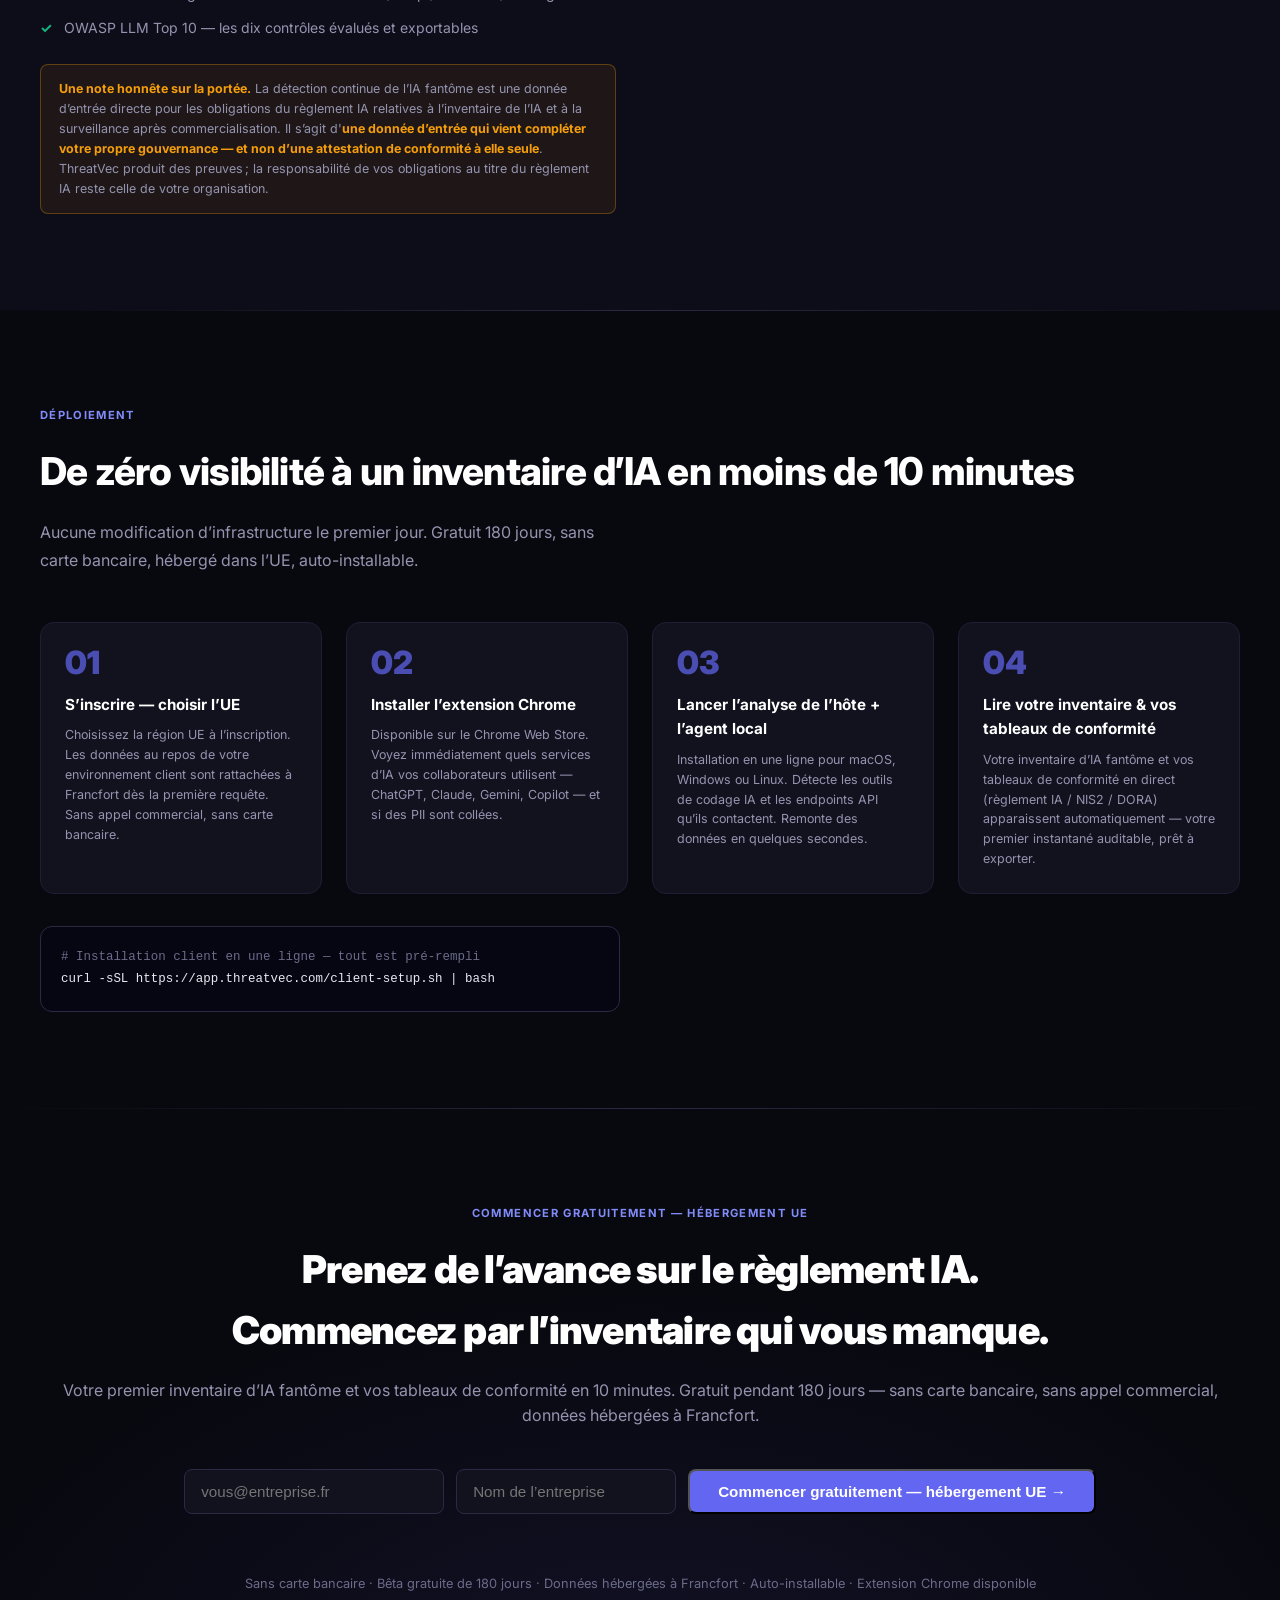
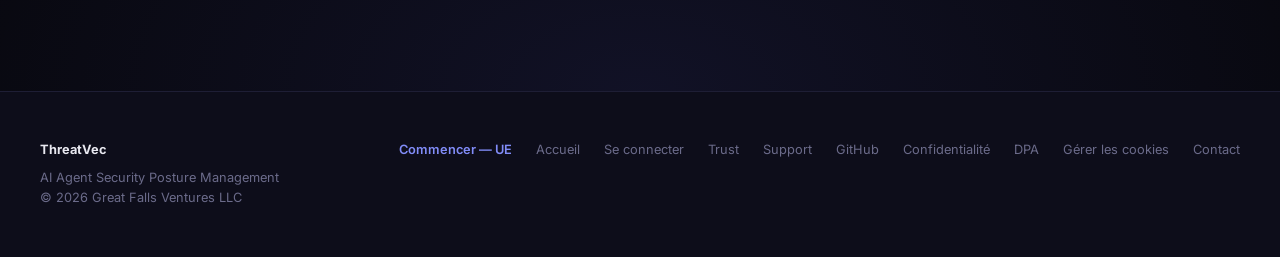
<file: eu/fr/index.html>
<!DOCTYPE html>
<html lang="fr">
<head>
<meta charset="UTF-8"/>
<meta name="viewport" content="width=device-width,initial-scale=1"/>
<title>Règlement européen sur l’IA : détectez et gouvernez l’IA fantôme | ThreatVec</title>
<meta name="description" content="Détectez l’IA fantôme, testez-la en continu par red team et exportez des preuves prêtes pour l’audit (règlement IA, NIS2, DORA) — avec vos données hébergées à Francfort. Gratuit pendant 6 mois, installé en 10 minutes."/>
<link rel="canonical" href="https://threatvec.com/eu/fr/"/>
<!-- hreflang : chaque page linguistique pointe vers les trois + x-default -->
<link rel="alternate" hreflang="en" href="https://threatvec.com/eu/"/>
<link rel="alternate" hreflang="de" href="https://threatvec.com/eu/de/"/>
<link rel="alternate" hreflang="fr" href="https://threatvec.com/eu/fr/"/>
<link rel="alternate" hreflang="x-default" href="https://threatvec.com/eu/"/>
<link rel="preconnect" href="https://fonts.googleapis.com"/>
<link href="https://fonts.googleapis.com/css2?family=Inter:wght@300;400;500;600;700;800;900&display=swap" rel="stylesheet"/>
<link rel="stylesheet" href="/assets/site.css"/>
</head>
<body>

<!-- ── NAV ── -->
<nav>
  <div class="nav-inner">
    <a href="/" class="logo"><span class="logo-dot"></span>ThreatVec</a>
    <div class="nav-links">
      <a href="#urgency">Règlement IA</a>
      <a href="#difference">Ce qui change</a>
      <a href="#residency">Hébergement UE</a>
      <a href="#compliance">Preuves de conformité</a>
      <a href="#how">Comment ça marche</a>
      <a href="https://app.threatvec.com/trust">Trust</a>
    </div>
    <div class="nav-right">
      <!-- Sélecteur de langue — FR actif sur cette page -->
      <div class="lang-switch" aria-label="Langue">
        <a href="/eu/" hreflang="en" lang="en">EN</a><span class="sep">|</span><a href="/eu/de/" hreflang="de" lang="de">DE</a><span class="sep">|</span><a href="/eu/fr/" class="active" hreflang="fr" lang="fr">FR</a>
      </div>
      <a href="https://app.threatvec.com" class="btn-ghost">Se connecter</a>
      <a href="https://app.threatvec.com/signup?region=eu" class="btn-primary">Commencer — UE</a>
    </div>
  </div>
</nav>

<!-- ── HERO ── -->
<div class="hero">
  <div class="hero-inner">
    <div class="hero-badge">
      <span class="hero-badge-dot"></span>
      Le règlement IA s’applique · Données hébergées à Francfort · 6 mois gratuits
    </div>
    <h1>Le règlement européen sur l’IA s’applique.<br><em>Savez-vous quelle IA utilisent vos collaborateurs ?</em></h1>
    <p class="hero-sub">Détectez l’IA fantôme (« Shadow AI ») qui tourne déjà dans votre organisation, testez-la en continu par red team et exportez des preuves prêtes pour l’audit (règlement IA, NIS2, DORA) — avec vos données hébergées à Francfort, gratuit pendant 6 mois, installé en 10 minutes.</p>

    <!-- Formulaire d’inscription — même logique fonctionnelle que le site principal,
         POST vers l’API d’inscription. Les pages UE utilisent data_region:'eu' par défaut. -->
    <form id="hero-form" style="display:flex;gap:.75rem;justify-content:center;flex-wrap:wrap;margin-bottom:1.25rem" onsubmit="heroSignup(event)">
      <input id="hero-email" type="email" placeholder="vous@entreprise.fr" required
             style="padding:.75rem 1rem;border-radius:.5rem;border:1.5px solid var(--border2);background:var(--bg3);color:var(--text);font-size:.95rem;width:240px;outline:none;transition:border .15s"
             onfocus="this.style.borderColor='var(--accent)'" onblur="this.style.borderColor='var(--border2)'">
      <input id="hero-org" type="text" placeholder="Nom de l’entreprise" required
             style="padding:.75rem 1rem;border-radius:.5rem;border:1.5px solid var(--border2);background:var(--bg3);color:var(--text);font-size:.95rem;width:200px;outline:none;transition:border .15s"
             onfocus="this.style.borderColor='var(--accent)'" onblur="this.style.borderColor='var(--border2)'">
      <button type="submit" id="hero-btn" class="btn-lg btn-lg-primary" style="white-space:nowrap">
        Commencer gratuitement — hébergement UE →
      </button>
    </form>
    <div id="hero-msg" style="min-height:1.5rem;font-size:.85rem;color:var(--muted2);margin-bottom:1.5rem;text-align:center"></div>

    <div class="hero-stats">
      <div><div class="hero-stat-num">10 min</div><div class="hero-stat-label">De l’inscription au premier inventaire</div></div>
      <div><div class="hero-stat-num">180 jours</div><div class="hero-stat-label">Gratuit, sans carte bancaire</div></div>
      <div><div class="hero-stat-num">Francfort</div><div class="hero-stat-label">Hébergement UE, opérationnel</div></div>
      <div><div class="hero-stat-num">554+</div><div class="hero-stat-label">services d’IA détectés</div></div>
    </div>

    <script>
    // Inscription hero UE — région 'eu' par défaut. En cas de rejet du backend,
    // on bascule vers le formulaire /signup complet (consentement + choix de
    // région) plutôt que de bloquer l’utilisateur sur un formulaire partiel.
    async function heroSignup(e) {
      e.preventDefault();
      const btn = document.getElementById('hero-btn');
      const msg = document.getElementById('hero-msg');
      const email = document.getElementById('hero-email').value.trim();
      const org   = document.getElementById('hero-org').value.trim();
      btn.textContent = 'Configuration…';
      btn.disabled = true;
      // EU trials require explicit US-transfer consent (GDPR Art. 13(1)(f)),
      // collected on the full signup page — so carry the prospect there with
      // EU preselected (?region=eu) instead of POSTing a consent-less signup
      // the server correctly rejects with 422.
      window.location.href = `https://app.threatvec.com/signup?region=eu&email=${encodeURIComponent(email)}&org=${encodeURIComponent(org)}`;
    }
    </script>
  </div>
</div>

<div class="divider" style="max-width:1200px;"></div>

<!-- ── URGENCE (traitée honnêtement — pas de compte à rebours vers une date contestée) ── -->
<section id="urgency">
  <div class="section-inner">
    <div class="section-label">Pourquoi maintenant</div>
    <h2 class="section-title">L’application a commencé. La première question des auditeurs : « Quelle IA utilisez-vous ? »</h2>
    <p class="section-sub">Le règlement européen sur l’IA est entré en vigueur en 2024 et s’applique par étapes. Les interdictions de certaines pratiques et les obligations de maîtrise de l’IA s’appliquent déjà ; l’applicabilité complète intervient en août 2026. Vous n’avez pas besoin d’un compte à rebours pour agir — vous avez besoin d’un inventaire.</p>
    <div class="threat-grid">
      <div class="threat-card">
        <div class="threat-icon">📅</div>
        <div class="threat-title">En vigueur, échéances qui se précisent</div>
        <div class="threat-desc">Des obligations clés s’appliquent déjà ; l’applicabilité élargie arrive en août 2026. Certains calendriers pour les systèmes à haut risque pourraient évoluer via le « Digital Omnibus » proposé — la stratégie avisée consiste donc à prendre de l’avance, pas à parier sur une seule date.</div>
      </div>
      <div class="threat-card">
        <div class="threat-icon">👤</div>
        <div class="threat-title">80 % des employés utilisent une IA non approuvée</div>
        <div class="threat-desc">L’IA fantôme est le problème immédiat cité par les régulateurs : les collaborateurs copient-collent déjà des documents internes dans des outils que personne n’a approuvés. Ce que vous ne voyez pas, vous ne pouvez ni le gouverner ni en apporter la preuve.
          <span style="display:block;margin-top:.6rem;font-size:.65rem;color:var(--muted);line-height:1.5;">Source : UpGuard, <em>The State of Shadow AI Report 2025</em> (1 500 salariés dans 7 pays) — plus de 80 % utilisent des outils d’IA non approuvés au travail.</span></div>
      </div>
      <div class="threat-card">
        <div class="threat-icon">🔓</div>
        <div class="threat-title">38 % partagent des données confidentielles</div>
        <div class="threat-desc">Une part importante des employés admet partager des données confidentielles ou clients avec des outils d’IA. C’est une exposition RGPD et secret des affaires qui existe aujourd’hui, avant toute échéance du règlement IA.
          <span style="display:block;margin-top:.6rem;font-size:.65rem;color:var(--muted);line-height:1.5;">Source : National Cybersecurity Alliance et CybSafe, <em>Oh, Behave! Cybersecurity Attitudes &amp; Behaviors Report 2024</em> (plus de 7 000 répondants) — 38 % ont partagé des données professionnelles sensibles avec des outils d’IA à l’insu de leur employeur.</span></div>
      </div>
      <div class="threat-card">
        <div class="threat-icon">📋</div>
        <div class="threat-title">L’inventaire + les preuves : le premier livrable</div>
        <div class="threat-desc">Avant la classification des risques ou les travaux de conformité, il vous faut un inventaire défendable et continuellement mis à jour de l’IA utilisée — et la piste de preuves qui montre à un régulateur comment vous le tenez à jour.</div>
      </div>
    </div>
  </div>
</section>

<div class="divider"></div>

<!-- ── DIFFÉRENCIATION ── -->
<section id="difference" style="background:var(--bg2);">
  <div class="section-inner">
    <div class="section-label">Ce qui change</div>
    <h2 class="section-title">Détection <em style="font-style:normal;color:var(--accent2)">et</em> red team continu <em style="font-style:normal;color:var(--accent2)">et</em> preuves de conformité — dans une seule plateforme, hébergée dans l’UE</h2>
    <p class="section-sub">La plupart des outils ne couvrent qu’une partie du besoin. ThreatVec en combine quatre — et fonctionne sur une infrastructure hébergée dans l’UE avec une offre gratuite en libre-service. Nous mettons en avant la combinaison ; nous ne formulons aucune affirmation fausse sur les autres.</p>
    <div class="features-grid">
      <div class="feature-card">
        <div class="feature-icon">🔍</div>
        <div class="feature-title">Détection de l’IA fantôme</div>
        <div class="feature-desc">Extension Chrome + analyse de l’hôte + agent local détectent tous les services d’IA utilisés — plus de 554 outils nommés dans 24 catégories — sans modification réseau.</div>
      </div>
      <div class="feature-card">
        <div class="feature-icon">🎯</div>
        <div class="feature-title">Red team autonome et continu</div>
        <div class="feature-desc">Une boucle permanente en 7 étapes (renseignement → générer → vérifier → exécuter → corriger → revérifier → apprendre) teste votre IA face à des techniques d’attaque antagonistes et suit la couverture.</div>
      </div>
      <div class="feature-card">
        <div class="feature-icon">📜</div>
        <div class="feature-title">Preuves de conformité</div>
        <div class="feature-desc">Tableaux de bord en direct par contrôle et dossiers de preuves prêts pour l’audit, expurgés des PII et secrets, pour les référentiels que vos auditeurs utilisent réellement.</div>
      </div>
      <div class="feature-card">
        <div class="feature-icon">🇪🇺</div>
        <div class="feature-title">Hébergement UE opérationnel</div>
        <div class="feature-desc">Le routage régional par client conserve les données des clients UE au repos à Francfort. Choisi à l’inscription, fail-closed, isolation testée en CI.</div>
      </div>
    </div>

    <div class="compare-wrap">
      <table>
        <thead>
          <tr>
            <th>Capacité</th>
            <th class="highlight">ThreatVec</th>
            <th>Outils de gouvernance / détection <span style="font-weight:400;color:var(--muted);font-size:.65rem;display:block;margin-top:.15rem">ex. Holistic AI, Zenity, Credo AI</span></th>
            <th>Outils de red team IA <span style="font-weight:400;color:var(--muted);font-size:.65rem;display:block;margin-top:.15rem">ex. Giskard (natif UE), Lakera, Mindgard</span></th>
          </tr>
        </thead>
        <tbody>
          <tr><td>Détection de l’IA fantôme (poste + hôte)</td><td class="highlight yes">✓ Intégrée</td><td class="partial">~ Axé gouvernance/registre</td><td class="no">✗ Pas leur axe principal</td></tr>
          <tr><td>Red team autonome et continu</td><td class="highlight yes">✓ Boucle permanente en 7 étapes</td><td class="partial">~ Certains testent (p. ex. Holistic AI)</td><td class="yes" style="color:var(--green)">✓ Point fort principal</td></tr>
          <tr><td>Export de preuves de conformité par référentiel</td><td class="highlight yes">✓ Tableaux de bord + dossiers de preuves</td><td class="yes" style="color:var(--green)">✓ Point fort principal</td><td class="partial">~ Rapports de test</td></tr>
          <tr><td>Hébergement UE opérationnel (au repos)</td><td class="highlight yes">✓ Francfort, par client</td><td class="partial">— selon le fournisseur</td><td class="partial">~ Certains nativement UE (p. ex. Giskard)</td></tr>
          <tr><td>Offre gratuite en libre-service</td><td class="highlight yes">✓ 180 jours hébergé, sans carte</td><td class="partial">— souvent piloté par les ventes</td><td class="partial">~ OSS gratuit pour certains (p. ex. Giskard)</td></tr>
        </tbody>
      </table>
    </div>
    <p style="margin-top:1.5rem;font-size:.75rem;color:var(--muted2);max-width:880px;line-height:1.7;">
      Les fournisseurs sont regroupés selon leur axe principal annoncé, et certains se recoupent — Holistic AI ajoute des tests de red team ; Giskard est un solide fournisseur de red team souverain UE doté d’une offre open source gratuite. Lorsque le matériel public ne confirme pas une capacité, nous la marquons <span style="color:var(--amber)">« — selon le fournisseur »</span> plutôt que de deviner. Notre avantage n’est pas une ligne isolée, c’est la <strong style="color:var(--accent2)">combinaison</strong> : détection de l’IA fantôme au poste + red team autonome continu + preuves par référentiel + hébergement UE managé + offre gratuite en libre-service, dans un seul produit. Aucun fournisseur ici ne réunit les cinq.
    </p>
  </div>
</section>

<div class="divider"></div>

<!-- ── HÉBERGEMENT UE : PREUVE ── -->
<section id="residency">
  <div class="section-inner">
    <div class="section-label">Hébergement des données dans l’UE</div>
    <h2 class="section-title">Vos données restent à Francfort</h2>
    <p class="section-sub">Choisissez la région UE à l’inscription, et les données au repos de votre environnement client sont acheminées vers une infrastructure située à Francfort, en Allemagne. Le routage est par client et fail-closed — si la région UE ne peut être confirmée, la requête ne bascule pas silencieusement vers une autre région.</p>
    <div class="residency-grid">
      <div class="residency-card">
        <div class="rc-icon">🇩🇪</div>
        <div class="rc-title">Au repos à Francfort</div>
        <div class="rc-desc">Les données des clients UE sont stockées dans une base PostgreSQL régionale hébergée à Francfort, en Allemagne (Hostinger), avec TLS en transit et une base dont le pare-feu n’autorise que notre hôte applicatif.</div>
      </div>
      <div class="residency-card">
        <div class="rc-icon">🔀</div>
        <div class="rc-title">Routage régional par client</div>
        <div class="rc-desc">Chaque client est rattaché à sa région choisie. Le routage est fail-closed : si le magasin de données UE est injoignable, l’opération échoue plutôt que de recourir à un magasin hors UE.</div>
      </div>
      <div class="residency-card">
        <div class="rc-icon">🧪</div>
        <div class="rc-title">Isolation testée en CI</div>
        <div class="rc-desc">Une suite de tests bi-régionale s’exécute en intégration continue pour défendre la frontière — elle vérifie, à chaque modification, que les données des clients UE ne fuient pas vers le magasin US.</div>
      </div>
      <div class="residency-card">
        <div class="rc-icon">✅</div>
        <div class="rc-title">Choisi à l’inscription, vérifiable en direct</div>
        <div class="rc-desc">Vous choisissez votre région lors de l’inscription. L’état en direct de la région est publié sur notre API regions ; le tableau complet figure sur notre page Trust.</div>
      </div>
    </div>
        <p style="margin-top:1.75rem;font-size:.8rem;color:var(--muted);line-height:1.7;max-width:880px;">
      <strong style="color:var(--muted2)">Traitement et stockage — une note en toute transparence.</strong>
      Les données clients de la région UE sont <em>stockées au repos</em> à Francfort. Une partie du traitement passe encore par des sous-traitants américains, encadrés par les clauses contractuelles types de l’UE et le cadre EU-US Data Privacy Framework — analyse par IA (Anthropic, DeepSeek), authentification (Clerk) et e-mails transactionnels (Resend). Les contenus soumis par les clients ne sont jamais transmis à DeepSeek. La liste complète des sous-traitants figure dans notre <a href="/privacy" style="color:var(--accent2)">politique de confidentialité</a> ; la même information est présentée comme consentement lors de l’inscription.
    </p>
    <div style="margin-top:2rem;display:flex;gap:1rem;flex-wrap:wrap">
      <a href="https://app.threatvec.com/trust" class="btn-lg btn-lg-primary">Voir la page Trust →</a>
      <a href="https://app.threatvec.com/api/v1/regions" class="btn-lg btn-lg-outline">Voir l’état des régions en direct</a>
    </div>
  </div>
</section>

<div class="divider"></div>

<!-- ── PREUVES DE CONFORMITÉ ── -->
<section id="compliance" style="background:var(--bg2);">
  <div class="section-inner">
    <div class="two-col">
      <div>
        <div class="section-label">Preuves de conformité</div>
        <h2 class="section-title">Tableaux de bord en direct et dossiers de preuves prêts pour l’audit</h2>
        <p class="section-sub">ThreatVec rattache vos contrôles de sécurité de l’IA aux référentiels auxquels les équipes de l’UE doivent rendre des comptes, avec des tableaux de conformité en direct par contrôle et un export de dossier de preuves en un clic, expurgé des PII et des secrets.</p>
        <ul class="check-list">
          <li>Règlement européen sur l’IA — tableaux de conformité couvrant la gestion des risques (art. 9), la gouvernance des données (art. 10), l’enregistrement / la journalisation (art. 12) ainsi que l’exactitude &amp; la robustesse (art. 15)</li>
          <li>NIS2 — correspondance des mesures de sécurité et des preuves d’incident</li>
          <li>DORA — preuves de risque TIC et de résilience opérationnelle numérique</li>
          <li>ISO/IEC 23894 — lignes directrices de gestion des risques liés à l’IA</li>
          <li>NIST AI Risk Management Framework — Govern / Map / Measure / Manage</li>
          <li>OWASP LLM Top 10 — les dix contrôles évalués et exportables</li>
        </ul>
        <div class="caveat">
          <strong>Une note honnête sur la portée.</strong>
          La détection continue de l’IA fantôme est une donnée d’entrée directe pour les obligations du règlement IA relatives à l’inventaire de l’IA et à la surveillance après commercialisation. Il s’agit d'<strong>une donnée d’entrée qui vient compléter votre propre gouvernance — et non d’une attestation de conformité à elle seule</strong>. ThreatVec produit des preuves ; la responsabilité de vos obligations au titre du règlement IA reste celle de votre organisation.
        </div>
      </div>
      <div>
        <div class="code-block">
          <span class="c"># Récupérer un tableau de conformité en direct du règlement IA</span><br>
          curl https://app.threatvec.com/api/v1/compliance/eu-ai-act/scorecard \<br>
          &nbsp;&nbsp;-H <span class="s">"X-Org-Key: tvk_..."</span><br><br>
          <span class="c"># Réponse :</span><br>
          {<br>
          &nbsp;&nbsp;<span class="n">"framework"</span>: <span class="s">"EU AI Act"</span>,<br>
          &nbsp;&nbsp;<span class="n">"articles"</span>: [<span class="s">"9"</span>, <span class="s">"10"</span>, <span class="s">"12"</span>, <span class="s">"15"</span>],<br>
          &nbsp;&nbsp;<span class="n">"data_region"</span>: <span class="s">"eu"</span>,<br>
          &nbsp;&nbsp;<span class="n">"generated_at"</span>: <span class="s">"2026-06-01T..."</span><br>
          }<br><br>
          <span class="c"># Exporter un dossier de preuves expurgé, prêt pour l’audit</span><br>
          curl .../api/v1/compliance/evidence-pack?redact=pii,secrets \<br>
          &nbsp;&nbsp;-H <span class="s">"X-Org-Key: tvk_..."</span>
        </div>
      </div>
    </div>
  </div>
</section>

<div class="divider"></div>

<!-- ── COMMENT ÇA MARCHE / CTA 10 MIN ── -->
<section id="how">
  <div class="section-inner">
    <div class="section-label">Déploiement</div>
    <h2 class="section-title">De zéro visibilité à un inventaire d’IA en moins de 10 minutes</h2>
    <p class="section-sub">Aucune modification d’infrastructure le premier jour. Gratuit 180 jours, sans carte bancaire, hébergé dans l’UE, auto-installable.</p>
    <div class="steps">
      <div class="step">
        <div class="step-num">01</div>
        <div class="step-title">S’inscrire — choisir l’UE</div>
        <div class="step-desc">Choisissez la région UE à l’inscription. Les données au repos de votre environnement client sont rattachées à Francfort dès la première requête. Sans appel commercial, sans carte bancaire.</div>
      </div>
      <div class="step">
        <div class="step-num">02</div>
        <div class="step-title">Installer l’extension Chrome</div>
        <div class="step-desc">Disponible sur le Chrome Web Store. Voyez immédiatement quels services d’IA vos collaborateurs utilisent — ChatGPT, Claude, Gemini, Copilot — et si des PII sont collées.</div>
      </div>
      <div class="step">
        <div class="step-num">03</div>
        <div class="step-title">Lancer l’analyse de l’hôte + l’agent local</div>
        <div class="step-desc">Installation en une ligne pour macOS, Windows ou Linux. Détecte les outils de codage IA et les endpoints API qu’ils contactent. Remonte des données en quelques secondes.</div>
      </div>
      <div class="step">
        <div class="step-num">04</div>
        <div class="step-title">Lire votre inventaire &amp; vos tableaux de conformité</div>
        <div class="step-desc">Votre inventaire d’IA fantôme et vos tableaux de conformité en direct (règlement IA / NIS2 / DORA) apparaissent automatiquement — votre premier instantané auditable, prêt à exporter.</div>
      </div>
    </div>
    <div class="code-block" style="max-width:580px;margin-top:2rem">
      <span class="c"># Installation client en une ligne — tout est pré-rempli</span><br>
      curl -sSL https://app.threatvec.com/client-setup.sh | bash
    </div>
  </div>
</section>

<div class="divider"></div>

<!-- ── CTA ── -->
<div class="cta-section">
  <div class="section-label" style="text-align:center">Commencer gratuitement — hébergement UE</div>
  <h2 class="cta-title">Prenez de l’avance sur le règlement IA.<br>Commencez par l’inventaire qui vous manque.</h2>
  <p class="cta-sub">Votre premier inventaire d’IA fantôme et vos tableaux de conformité en 10 minutes. Gratuit pendant 180 jours — sans carte bancaire, sans appel commercial, données hébergées à Francfort.</p>

  <form id="cta-form" style="display:flex;gap:.75rem;justify-content:center;flex-wrap:wrap;margin-bottom:1rem" onsubmit="ctaSignup(event)">
    <input id="cta-email" type="email" placeholder="vous@entreprise.fr" required
           style="padding:.75rem 1rem;border-radius:.5rem;border:1.5px solid var(--border2);background:var(--bg3);color:var(--text);font-size:.95rem;width:260px;outline:none;transition:border .15s"
           onfocus="this.style.borderColor='var(--accent)'" onblur="this.style.borderColor='var(--border2)'">
    <input id="cta-org" type="text" placeholder="Nom de l’entreprise" required
           style="padding:.75rem 1rem;border-radius:.5rem;border:1.5px solid var(--border2);background:var(--bg3);color:var(--text);font-size:.95rem;width:220px;outline:none;transition:border .15s"
           onfocus="this.style.borderColor='var(--accent)'" onblur="this.style.borderColor='var(--border2)'">
    <button type="submit" id="cta-btn" class="btn-lg btn-lg-primary">Commencer gratuitement — hébergement UE →</button>
  </form>
  <div id="cta-msg" style="min-height:1.5rem;font-size:.85rem;color:var(--muted2);text-align:center"></div>
  <p style="margin-top:1.25rem;font-size:.8rem;color:var(--muted)">Sans carte bancaire · Bêta gratuite de 180 jours · Données hébergées à Francfort · Auto-installable · Extension Chrome disponible</p>

  <script>
  async function ctaSignup(e) {
    e.preventDefault();
    const btn = document.getElementById('cta-btn');
    const msg = document.getElementById('cta-msg');
    const email = document.getElementById('cta-email').value.trim();
    const org   = document.getElementById('cta-org').value.trim();
    btn.textContent = 'Configuration…';
    btn.disabled = true;
      // EU trials require explicit US-transfer consent (GDPR Art. 13(1)(f)),
      // collected on the full signup page — so carry the prospect there with
      // EU preselected (?region=eu) instead of POSTing a consent-less signup
      // the server correctly rejects with 422.
      window.location.href = `https://app.threatvec.com/signup?region=eu&email=${encodeURIComponent(email)}&org=${encodeURIComponent(org)}`;
  }
  </script>
</div>

<!-- ── FOOTER ── -->
<footer>
  <div class="footer-inner">
    <div>
      <div style="font-weight:700;color:var(--text);margin-bottom:.5rem">ThreatVec</div>
      <div>AI Agent Security Posture Management<br>© 2026 Great Falls Ventures LLC</div>
    </div>
    <div class="footer-links">
      <a href="https://app.threatvec.com/signup?region=eu" style="color:var(--accent2);font-weight:600">Commencer — UE</a>
      <a href="/">Accueil</a>
      <a href="https://app.threatvec.com">Se connecter</a>
      <a href="https://app.threatvec.com/trust">Trust</a>
      <a href="https://app.threatvec.com/support">Support</a>
      <a href="https://github.com/ThreatVecOrg">GitHub</a>
      <a href="/privacy">Confidentialité</a>
      <a href="https://app.threatvec.com/docs/dpa">DPA</a>
      <a href="#" id="tv-manage-cookies">Gérer les cookies</a>
      <a href="mailto:support@threatvec.com">Contact</a>
    </div>
  </div>
</footer>

<!-- Bannière de consentement aux cookies — reprise du site principal, pour complétude + conformité. -->
<div id="tv-cookie-banner"
     role="dialog"
     aria-modal="false"
     aria-labelledby="tv-cookie-banner-title"
     style="display:none;position:fixed;bottom:0;left:0;right:0;background:var(--bg2);border-top:1px solid var(--accent3);padding:14px 20px;z-index:200;font-size:13px;line-height:1.5;box-shadow:0 -4px 20px rgba(0,0,0,.5)">
  <div style="max-width:1100px;margin:0 auto;display:flex;align-items:center;gap:20px;flex-wrap:wrap">
    <div style="flex:1;min-width:280px;color:var(--muted2)">
      <strong id="tv-cookie-banner-title" style="color:var(--text)">Cookies &amp; confidentialité.</strong>
      Nous n’utilisons aucun traceur analytique ou publicitaire sur cette page. Si vous choisissez de discuter avec nous, notre widget d’aide (Zendesk) dépose des cookies internes sur <code style="color:var(--accent2)">threatvec.com</code> pour conserver le contexte de la conversation.
      <a href="/privacy" style="color:var(--accent2)" target="_blank" rel="noopener">Politique de confidentialité</a>
    </div>
    <div style="display:flex;gap:8px;flex-wrap:wrap">
      <button id="tv-cookie-reject" type="button"
              style="padding:8px 16px;background:transparent;color:var(--muted2);border:1px solid var(--border2);border-radius:6px;cursor:pointer;font-size:12px;font-weight:600">
        Refuser (sans chat)
      </button>
      <button id="tv-cookie-accept" type="button"
              style="padding:8px 16px;background:var(--accent3);color:#fff;border:none;border-radius:6px;cursor:pointer;font-size:12px;font-weight:700">
        Accepter &amp; activer le chat
      </button>
    </div>
  </div>
</div>

<script>
(function () {
  var ZENDESK_KEY = 'a1aa92e2-6c9a-479d-826c-c165f761d3c2';

  function readConsent() {
    var m = document.cookie.match(/(?:^|;\s*)tv-cookie-consent=([^;]+)/);
    if (!m) return null;
    try { return JSON.parse(decodeURIComponent(m[1])); } catch (e) { return null; }
  }

  function writeConsent(prefs) {
    var oneYear = 60 * 60 * 24 * 365;
    document.cookie =
      'tv-cookie-consent=' + encodeURIComponent(JSON.stringify(prefs)) +
      '; Max-Age=' + oneYear + '; Path=/; SameSite=Lax' +
      (location.protocol === 'https:' ? '; Secure' : '');
  }

  function loadZendesk() {
    if (document.getElementById('ze-snippet')) return;
    var s = document.createElement('script');
    s.id = 'ze-snippet';
    s.async = true;
    s.src = 'https://static.zdassets.com/ekr/snippet.js?key=' + ZENDESK_KEY;
    document.head.appendChild(s);
  }

  function hideBanner() {
    var b = document.getElementById('tv-cookie-banner');
    if (b) b.style.display = 'none';
  }
  function showBanner() {
    var b = document.getElementById('tv-cookie-banner');
    if (b) b.style.display = 'block';
  }

  var current = readConsent();
  if (current && current.chat === true) {
    loadZendesk();
  } else if (!current) {
    showBanner();
  }

  document.getElementById('tv-cookie-accept').addEventListener('click', function () {
    writeConsent({chat: true, ts: Date.now()});
    hideBanner();
    loadZendesk();
  });
  document.getElementById('tv-cookie-reject').addEventListener('click', function () {
    writeConsent({chat: false, ts: Date.now()});
    hideBanner();
  });

  var mgr = document.getElementById('tv-manage-cookies');
  if (mgr) {
    mgr.addEventListener('click', function (e) {
      e.preventDefault();
      showBanner();
    });
  }
})();
</script>

</body>
</html>
</file>
<file: assets/site.css>
/* ThreatVec shared site styles — extracted verbatim from index.html so the
   /eu/* landing pages render identically to the main marketing site.
   The main index.html keeps its own inline <style> block (untouched); the
   EU pages link this file. Any divergence here must be mirrored there. */
*{margin:0;padding:0;box-sizing:border-box;}
:root{
  --bg:#08080f;
  --bg2:#0d0d1a;
  --bg3:#12121f;
  --border:#1e1e35;
  --border2:#2a2a45;
  --text:#e8e8f0;
  --muted:#6b6b8a;
  --muted2:#9494b0;
  --accent:#6366f1;
  --accent2:#818cf8;
  --accent3:#4f46e5;
  --cyan:#06b6d4;
  --green:#10b981;
  --red:#ef4444;
  --amber:#f59e0b;
}
html{scroll-behavior:smooth;}
body{background:var(--bg);color:var(--text);font-family:'Inter',system-ui,sans-serif;line-height:1.6;font-size:16px;overflow-x:hidden;}

/* ── Nav ── */
nav{position:fixed;top:0;left:0;right:0;z-index:100;background:rgba(8,8,15,.85);backdrop-filter:blur(16px);border-bottom:1px solid var(--border);padding:.875rem 0;}
.nav-inner{max-width:1200px;margin:0 auto;padding:0 2rem;display:flex;align-items:center;gap:2rem;}
.logo{font-size:1.1rem;font-weight:800;color:#fff;text-decoration:none;letter-spacing:-.02em;display:flex;align-items:center;gap:.5rem;}
.logo-dot{width:8px;height:8px;background:var(--accent);border-radius:50%;display:inline-block;}
.nav-links{display:flex;gap:.25rem;margin-left:1.5rem;}
.nav-links a{color:var(--muted2);text-decoration:none;font-size:.85rem;font-weight:500;padding:.4rem .75rem;border-radius:.375rem;transition:color .15s,background .15s;}
.nav-links a:hover{color:var(--text);background:rgba(255,255,255,.05);}
.nav-right{margin-left:auto;display:flex;align-items:center;gap:.75rem;}
.btn-ghost{color:var(--muted2);text-decoration:none;font-size:.85rem;font-weight:500;padding:.4rem .875rem;border-radius:.375rem;border:1px solid var(--border2);transition:all .15s;}
.btn-ghost:hover{color:var(--text);border-color:var(--accent);}
.btn-primary{background:var(--accent);color:#fff;text-decoration:none;font-size:.85rem;font-weight:600;padding:.45rem 1.1rem;border-radius:.375rem;transition:background .15s;}
.btn-primary:hover{background:var(--accent3);}

/* ── Hero ── */
.hero{min-height:100vh;display:flex;align-items:center;padding:7rem 2rem 5rem;background:radial-gradient(ellipse 80% 60% at 50% 0%,rgba(99,102,241,.12) 0%,transparent 70%);}
.hero-inner{max-width:900px;margin:0 auto;text-align:center;}
.hero-badge{display:inline-flex;align-items:center;gap:.5rem;background:rgba(99,102,241,.12);border:1px solid rgba(99,102,241,.3);color:var(--accent2);font-size:.75rem;font-weight:600;padding:.375rem .875rem;border-radius:9999px;margin-bottom:2rem;letter-spacing:.04em;text-transform:uppercase;}
.hero-badge-dot{width:6px;height:6px;background:var(--accent2);border-radius:50%;animation:pulse 2s infinite;}
@keyframes pulse{0%,100%{opacity:1;transform:scale(1)}50%{opacity:.5;transform:scale(.85)}}
h1{font-size:clamp(2.25rem,5vw,3.75rem);font-weight:900;line-height:1.1;letter-spacing:-.03em;margin-bottom:1.5rem;color:#fff;}
h1 em{font-style:normal;color:var(--accent2);}
.hero-sub{font-size:1.1rem;color:var(--muted2);max-width:620px;margin:0 auto 2.5rem;line-height:1.75;}
.hero-ctas{display:flex;gap:1rem;justify-content:center;flex-wrap:wrap;margin-bottom:3.5rem;}
.btn-lg{padding:.75rem 1.75rem;border-radius:.5rem;font-size:.95rem;font-weight:600;text-decoration:none;transition:all .15s;}
.btn-lg-primary{background:var(--accent);color:#fff;}
.btn-lg-primary:hover{background:var(--accent3);transform:translateY(-1px);box-shadow:0 8px 24px rgba(99,102,241,.35);}
.btn-lg-outline{border:1.5px solid var(--border2);color:var(--text);}
.btn-lg-outline:hover{border-color:var(--accent);color:var(--accent2);}
.hero-stats{display:flex;gap:3rem;justify-content:center;flex-wrap:wrap;}
.hero-stat-num{font-size:1.75rem;font-weight:800;color:#fff;letter-spacing:-.03em;}
.hero-stat-label{font-size:.75rem;color:var(--muted);margin-top:.125rem;}

/* ── Section shell ── */
section{padding:6rem 2rem;}
.section-inner{max-width:1200px;margin:0 auto;}
.section-label{font-size:.7rem;font-weight:700;text-transform:uppercase;letter-spacing:.12em;color:var(--accent2);margin-bottom:1rem;}
.section-title{font-size:clamp(1.75rem,3vw,2.5rem);font-weight:800;letter-spacing:-.02em;color:#fff;margin-bottom:1rem;}
.section-sub{font-size:1rem;color:var(--muted2);max-width:560px;line-height:1.75;}
.divider{height:1px;background:linear-gradient(90deg,transparent,var(--border2),transparent);margin:0 auto;}

/* ── Threat section ── */
.threat-grid{display:grid;grid-template-columns:repeat(auto-fit,minmax(280px,1fr));gap:1.5rem;margin-top:3rem;}
.threat-card{background:var(--bg3);border:1px solid var(--border);border-radius:.875rem;padding:1.5rem;position:relative;overflow:hidden;}
.threat-card::before{content:'';position:absolute;top:0;left:0;right:0;height:2px;background:linear-gradient(90deg,var(--accent),var(--cyan));}
.threat-icon{font-size:1.5rem;margin-bottom:1rem;}
.threat-title{font-size:1rem;font-weight:700;color:#fff;margin-bottom:.5rem;}
.threat-desc{font-size:.82rem;color:var(--muted2);line-height:1.6;}

/* ── Features grid ── */
.features-grid{display:grid;grid-template-columns:repeat(auto-fill,minmax(240px,1fr));gap:1rem;margin-top:3rem;}
.feature-card{background:var(--bg3);border:1px solid var(--border);border-radius:.75rem;padding:1.25rem;transition:border-color .15s,background .15s;}
.feature-card:hover{border-color:var(--border2);background:#14142a;}
.feature-icon{width:2rem;height:2rem;background:rgba(99,102,241,.15);border:1px solid rgba(99,102,241,.25);border-radius:.5rem;display:flex;align-items:center;justify-content:center;margin-bottom:.875rem;font-size:.9rem;}
.feature-title{font-size:.875rem;font-weight:700;color:#fff;margin-bottom:.375rem;}
.feature-desc{font-size:.75rem;color:var(--muted2);line-height:1.55;}

/* ── Compliance / signal sources ── */
.two-col{display:grid;grid-template-columns:1fr 1fr;gap:3rem;align-items:start;}
@media(max-width:768px){.two-col{grid-template-columns:1fr;}}
.check-list{list-style:none;display:flex;flex-direction:column;gap:.625rem;margin-top:1.5rem;}
.check-list li{display:flex;align-items:flex-start;gap:.75rem;font-size:.875rem;color:var(--muted2);}
.check-list li::before{content:'✓';color:var(--green);font-weight:700;flex-shrink:0;margin-top:.05rem;}

/* ── Comparison table ── */
.compare-wrap{overflow-x:auto;margin-top:3rem;}
table{width:100%;border-collapse:collapse;font-size:.85rem;}
th{padding:.875rem 1rem;text-align:left;font-size:.72rem;font-weight:700;text-transform:uppercase;letter-spacing:.06em;color:var(--muted);border-bottom:1px solid var(--border2);}
th.highlight{color:var(--accent2);background:rgba(99,102,241,.06);}
td{padding:.875rem 1rem;border-bottom:1px solid var(--border);color:var(--muted2);font-size:.82rem;}
td.highlight{background:rgba(99,102,241,.05);}
td.yes{color:var(--green);font-weight:700;}
td.no{color:var(--muted);}
td.partial{color:var(--amber);}
tr:last-child td{border-bottom:none;}

/* ── Integrations ── */
.integrations-grid{display:flex;flex-wrap:wrap;gap:.875rem;margin-top:2.5rem;}
.integration-pill{display:inline-flex;align-items:center;gap:.5rem;background:var(--bg3);border:1px solid var(--border);border-radius:.5rem;padding:.5rem 1rem;font-size:.8rem;font-weight:500;color:var(--muted2);transition:border-color .15s;}
.integration-pill:hover{border-color:var(--accent);color:var(--text);}
.int-dot{width:6px;height:6px;border-radius:50%;background:var(--green);}

/* ── How it works ── */
.steps{display:grid;grid-template-columns:repeat(auto-fit,minmax(220px,1fr));gap:1.5rem;margin-top:3rem;position:relative;}
.step{background:var(--bg3);border:1px solid var(--border);border-radius:.875rem;padding:1.5rem;}
.step-num{font-size:2rem;font-weight:900;color:var(--accent);line-height:1;margin-bottom:.875rem;opacity:.7;}
.step-title{font-size:.95rem;font-weight:700;color:#fff;margin-bottom:.5rem;}
.step-desc{font-size:.78rem;color:var(--muted2);line-height:1.6;}

/* ── CTA ── */
.cta-section{text-align:center;padding:6rem 2rem;background:radial-gradient(ellipse 80% 100% at 50% 100%,rgba(99,102,241,.1) 0%,transparent 70%);}
.cta-title{font-size:clamp(1.75rem,3vw,2.75rem);font-weight:900;letter-spacing:-.02em;color:#fff;margin-bottom:1rem;}
.cta-sub{font-size:1rem;color:var(--muted2);margin-bottom:2.5rem;}

/* ── Footer ── */
footer{background:var(--bg2);border-top:1px solid var(--border);padding:3rem 2rem;font-size:.8rem;color:var(--muted);}
.footer-inner{max-width:1200px;margin:0 auto;display:flex;justify-content:space-between;flex-wrap:wrap;gap:1.5rem;}
.footer-links{display:flex;gap:1.5rem;flex-wrap:wrap;}
.footer-links a{color:var(--muted);text-decoration:none;transition:color .15s;}
.footer-links a:hover{color:var(--text);}

/* ── Code block ── */
.code-block{background:#060612;border:1px solid var(--border2);border-radius:.75rem;padding:1.25rem;font-family:ui-monospace,monospace;font-size:.78rem;line-height:1.75;overflow-x:auto;margin-top:1.5rem;}
.code-block .c{color:var(--muted);}
.code-block .k{color:var(--accent2);}
.code-block .s{color:#86efac;}
.code-block .n{color:#fbbf24;}

@media(max-width:900px){
  .nav-links{display:none;}
  .hero-stats{gap:2rem;}
}

/* ── EU landing additions (not on the main site) ──────────────────────────
   Language switcher in the nav + residency proof cards. Kept here so all
   three EU language pages stay identical. */
.lang-switch{display:flex;align-items:center;gap:.1rem;font-size:.8rem;font-weight:600;border:1px solid var(--border2);border-radius:.375rem;overflow:hidden;}
.lang-switch a{color:var(--muted2);text-decoration:none;padding:.35rem .6rem;transition:color .15s,background .15s;}
.lang-switch a:hover{color:var(--text);background:rgba(255,255,255,.05);}
.lang-switch a.active{color:#fff;background:var(--accent3);}
.lang-switch .sep{color:var(--border2);}

.residency-grid{display:grid;grid-template-columns:repeat(auto-fit,minmax(240px,1fr));gap:1rem;margin-top:3rem;}
.residency-card{background:var(--bg3);border:1px solid var(--border);border-radius:.875rem;padding:1.5rem;}
.residency-card .rc-icon{font-size:1.4rem;margin-bottom:.75rem;}
.residency-card .rc-title{font-size:.95rem;font-weight:700;color:#fff;margin-bottom:.5rem;}
.residency-card .rc-desc{font-size:.8rem;color:var(--muted2);line-height:1.6;}
.caveat{background:rgba(245,158,11,.08);border:1px solid rgba(245,158,11,.3);border-radius:.5rem;padding:.875rem 1.125rem;margin-top:1.5rem;max-width:880px;font-size:.78rem;color:var(--muted2);line-height:1.6;}
.caveat strong{color:var(--amber);}
</file>
